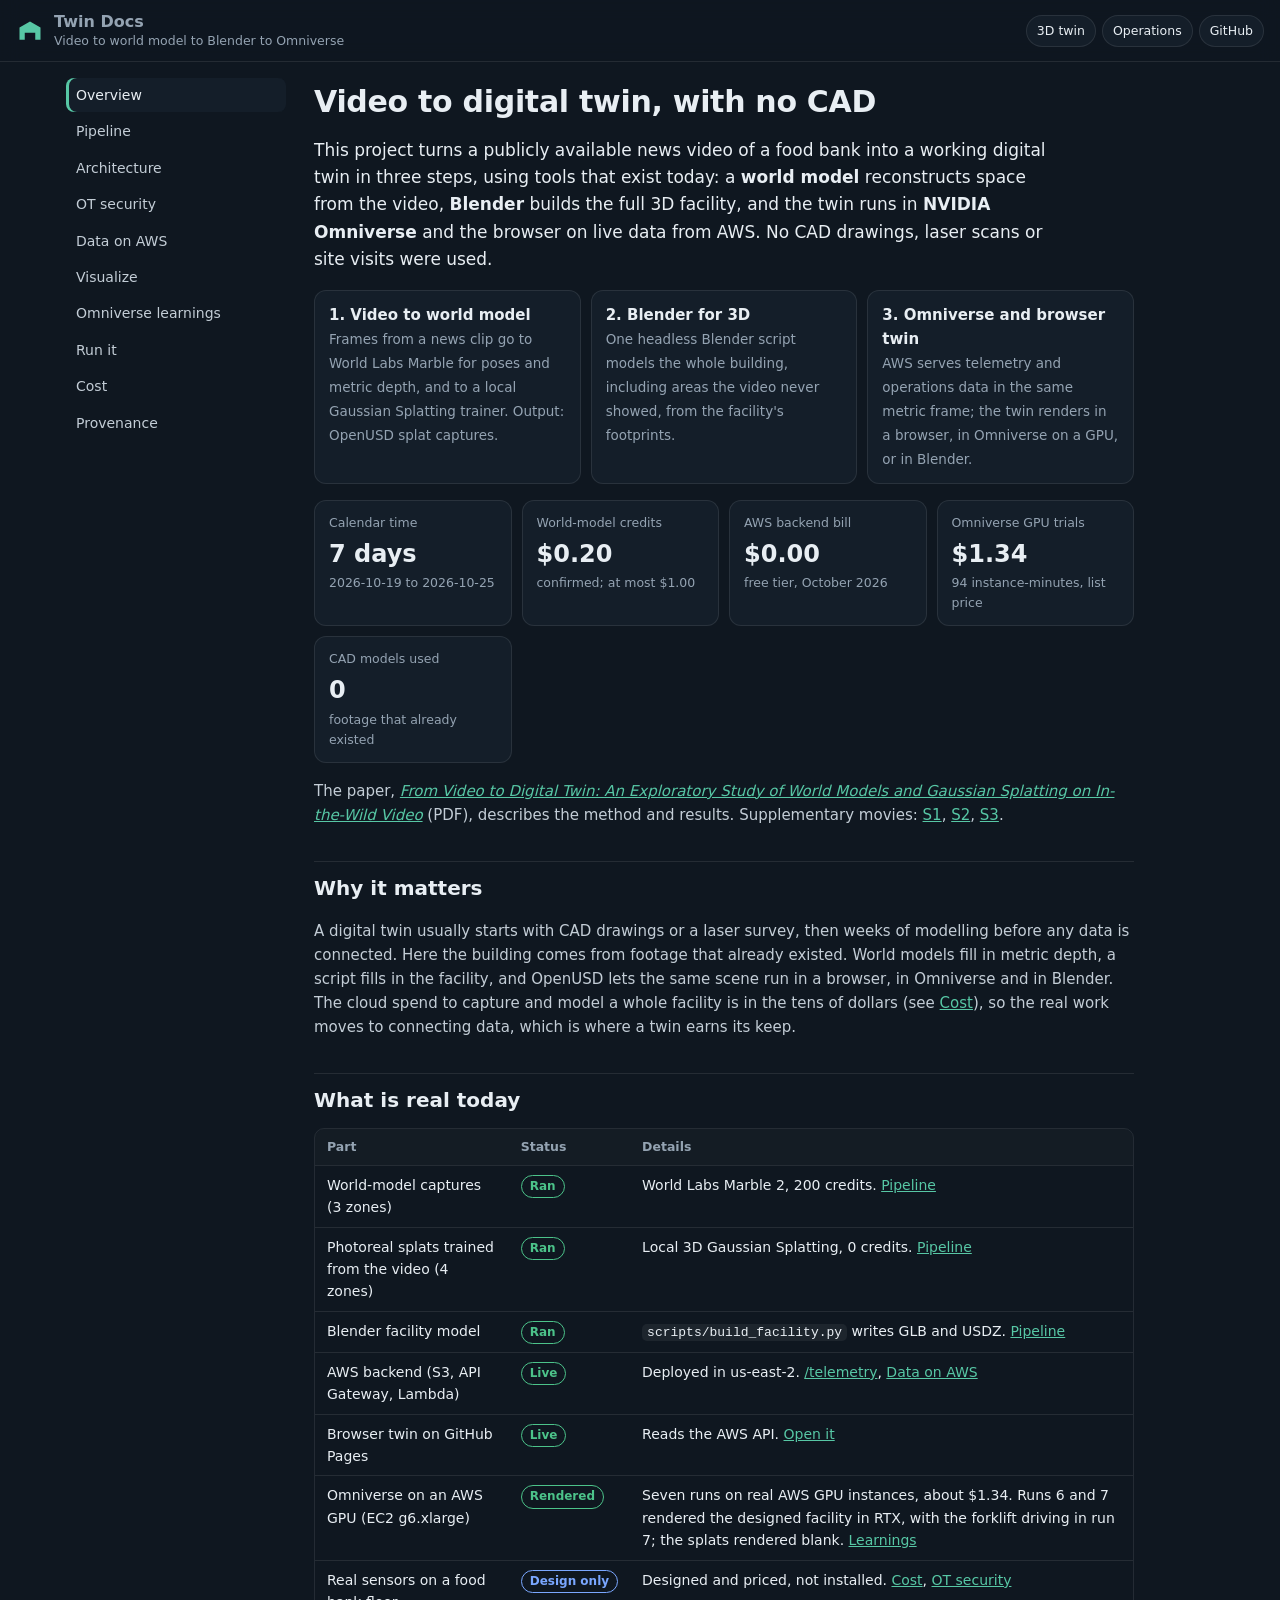
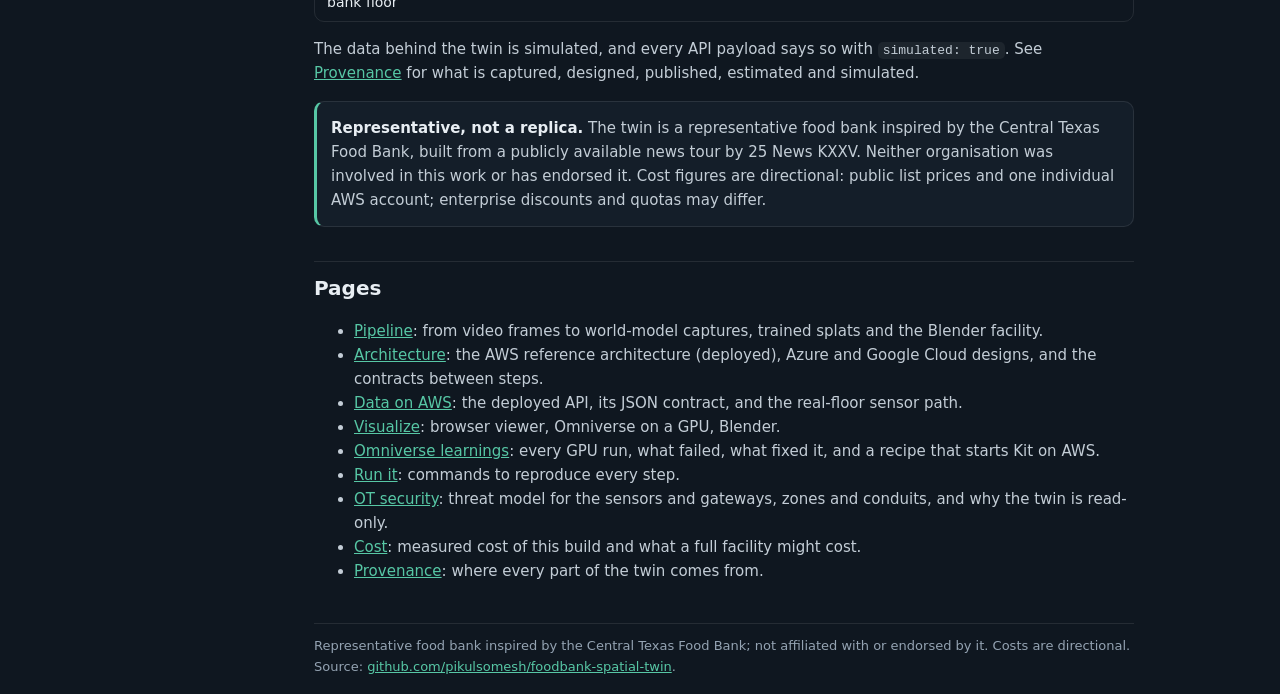
<file: public/wiki/index.html>
<!doctype html>
<html lang="en">
<head>
<meta charset="utf-8">
<meta name="viewport" content="width=device-width,initial-scale=1,viewport-fit=cover">
<title>Twin Docs</title>
<meta name="description" content="How a news video became a working food bank digital twin with world models, Blender, AWS and Omniverse, without CAD models.">
<meta name="theme-color" content="#0f1720">
<link rel="icon" href="data:image/svg+xml,%3Csvg xmlns='http://www.w3.org/2000/svg' viewBox='0 0 32 32'%3E%3Crect width='32' height='32' rx='7' fill='%230f1720'/%3E%3Cpath d='M6 24V13l10-6 10 6v11h-5v-7H11v7z' fill='%2357c7a5'/%3E%3C/svg%3E">
<link rel="stylesheet" href="wiki.css">
</head>
<body>
<!-- Generated page of the docs wiki; the engineering guides in docs/ hold the full detail. -->
<header class="top">
  <a class="brand" href="index.html"><i class="logo" aria-hidden="true"></i><span><b>Twin Docs</b><span>Video to world model to Blender to Omniverse</span></span></a>
  <div class="pills">
    <a class="pill" href="../">3D twin</a>
    <a class="pill" href="../operations.html">Operations</a>
    <a class="pill" href="https://github.com/pikulsomesh/foodbank-spatial-twin">GitHub</a>
  </div>
</header>
<div class="layout">
<nav class="side" aria-label="Docs"><ol><li><a href="index.html" aria-current="page">Overview</a></li><li><a href="pipeline.html">Pipeline</a></li><li><a href="architecture.html">Architecture</a></li><li><a href="security.html">OT security</a></li><li><a href="data.html">Data on AWS</a></li><li><a href="visualize.html">Visualize</a></li><li><a href="omniverse.html">Omniverse learnings</a></li><li><a href="run.html">Run it</a></li><li><a href="cost.html">Cost</a></li><li><a href="provenance.html">Provenance</a></li></ol></nav>
<article>
<h1>Video to digital twin, with no CAD</h1>
<p class="lede">This project turns a publicly available news video of a food bank into a working digital twin in three steps, using tools that exist today: a <strong>world model</strong> reconstructs space from the video, <strong>Blender</strong> builds the full 3D facility, and the twin runs in <strong>NVIDIA Omniverse</strong> and the browser on live data from AWS. No CAD drawings, laser scans or site visits were used.</p>
<div class="steps">
  <div class="step"><b>1. Video to world model</b><span>Frames from a news clip go to World Labs Marble for poses and metric depth, and to a local Gaussian Splatting trainer. Output: OpenUSD splat captures.</span></div>
  <div class="step"><b>2. Blender for 3D</b><span>One headless Blender script models the whole building, including areas the video never showed, from the facility's footprints.</span></div>
  <div class="step"><b>3. Omniverse and browser twin</b><span>AWS serves telemetry and operations data in the same metric frame; the twin renders in a browser, in Omniverse on a GPU, or in Blender.</span></div>
</div>
<div class="tiles">
  <div class="tile"><div class="label">Calendar time</div><div class="value">7 days</div><div class="meta">2026-10-19 to 2026-10-25</div></div>
  <div class="tile"><div class="label">World-model credits</div><div class="value">$0.20</div><div class="meta">confirmed; at most $1.00</div></div>
  <div class="tile"><div class="label">AWS backend bill</div><div class="value">$0.00</div><div class="meta">free tier, October 2026</div></div>
  <div class="tile"><div class="label">Omniverse GPU trials</div><div class="value">$1.34</div><div class="meta">94 instance-minutes, list price</div></div>
  <div class="tile"><div class="label">CAD models used</div><div class="value">0</div><div class="meta">footage that already existed</div></div>
</div>
<p>The paper, <a href="../paper/from-video-to-digital-twin.pdf"><em>From Video to Digital Twin: An Exploratory Study of World Models and Gaussian Splatting on In-the-Wild Video</em></a> (PDF), describes the method and results. Supplementary movies: <a href="../paper/movie_S1.mp4">S1</a>, <a href="../paper/movie_S2.mp4">S2</a>, <a href="../paper/movie_S3.mp4">S3</a>.</p>
<h2>Why it matters</h2>
<p>A digital twin usually starts with CAD drawings or a laser survey, then weeks of modelling before any data is connected. Here the building comes from footage that already existed. World models fill in metric depth, a script fills in the facility, and OpenUSD lets the same scene run in a browser, in Omniverse and in Blender. The cloud spend to capture and model a whole facility is in the tens of dollars (see <a href="cost.html">Cost</a>), so the real work moves to connecting data, which is where a twin earns its keep.</p>
<h2>What is real today</h2>
<div class="table-wrap"><table><thead><tr><th>Part</th><th>Status</th><th>Details</th></tr></thead><tbody><tr><td>World-model captures (3 zones)</td><td><span class="tag live">Ran</span></td><td>World Labs Marble 2, 200 credits. <a href='pipeline.html'>Pipeline</a></td></tr><tr><td>Photoreal splats trained from the video (4 zones)</td><td><span class="tag live">Ran</span></td><td>Local 3D Gaussian Splatting, 0 credits. <a href='pipeline.html#photoreal'>Pipeline</a></td></tr><tr><td>Blender facility model</td><td><span class="tag live">Ran</span></td><td><code>scripts/build_facility.py</code> writes GLB and USDZ. <a href='pipeline.html#blender'>Pipeline</a></td></tr><tr><td>AWS backend (S3, API Gateway, Lambda)</td><td><span class="tag live">Live</span></td><td>Deployed in us-east-2. <a href='https://f2ck9o1rx0.execute-api.us-east-2.amazonaws.com/telemetry'>/telemetry</a>, <a href='data.html'>Data on AWS</a></td></tr><tr><td>Browser twin on GitHub Pages</td><td><span class="tag live">Live</span></td><td>Reads the AWS API. <a href='../'>Open it</a></td></tr><tr><td>Omniverse on an AWS GPU (EC2 g6.xlarge)</td><td><span class="tag live">Rendered</span></td><td>Seven runs on real AWS GPU instances, about $1.34. Runs 6 and 7 rendered the designed facility in RTX, with the forklift driving in run 7; the splats rendered blank. <a href='omniverse.html'>Learnings</a></td></tr><tr><td>Real sensors on a food bank floor</td><td><span class="tag design">Design only</span></td><td>Designed and priced, not installed. <a href='cost.html'>Cost</a>, <a href='security.html'>OT security</a></td></tr></tbody></table></div>
<p>The data behind the twin is simulated, and every API payload says so with <code>simulated: true</code>. See <a href="provenance.html">Provenance</a> for what is captured, designed, published, estimated and simulated.</p>
<div class="note"><p><strong>Representative, not a replica.</strong> The twin is a representative food bank inspired by the Central Texas Food Bank, built from a publicly available news tour by 25 News KXXV. Neither organisation was involved in this work or has endorsed it. Cost figures are directional: public list prices and one individual AWS account; enterprise discounts and quotas may differ.</p></div>
<h2>Pages</h2>
<ul>
<li><a href="pipeline.html">Pipeline</a>: from video frames to world-model captures, trained splats and the Blender facility.</li>
<li><a href="architecture.html">Architecture</a>: the AWS reference architecture (deployed), Azure and Google Cloud designs, and the contracts between steps.</li>
<li><a href="data.html">Data on AWS</a>: the deployed API, its JSON contract, and the real-floor sensor path.</li>
<li><a href="visualize.html">Visualize</a>: browser viewer, Omniverse on a GPU, Blender.</li>
<li><a href="omniverse.html">Omniverse learnings</a>: every GPU run, what failed, what fixed it, and a recipe that starts Kit on AWS.</li>
<li><a href="run.html">Run it</a>: commands to reproduce every step.</li>
<li><a href="security.html">OT security</a>: threat model for the sensors and gateways, zones and conduits, and why the twin is read-only.</li>
<li><a href="cost.html">Cost</a>: measured cost of this build and what a full facility might cost.</li>
<li><a href="provenance.html">Provenance</a>: where every part of the twin comes from.</li>
</ul>
<footer class="page">Representative food bank inspired by the Central Texas Food Bank; not affiliated with or endorsed by it. Costs are directional. Source: <a href="https://github.com/pikulsomesh/foodbank-spatial-twin">github.com/pikulsomesh/foodbank-spatial-twin</a>.</footer>
</article>
</div>
</body>
</html>
</file>
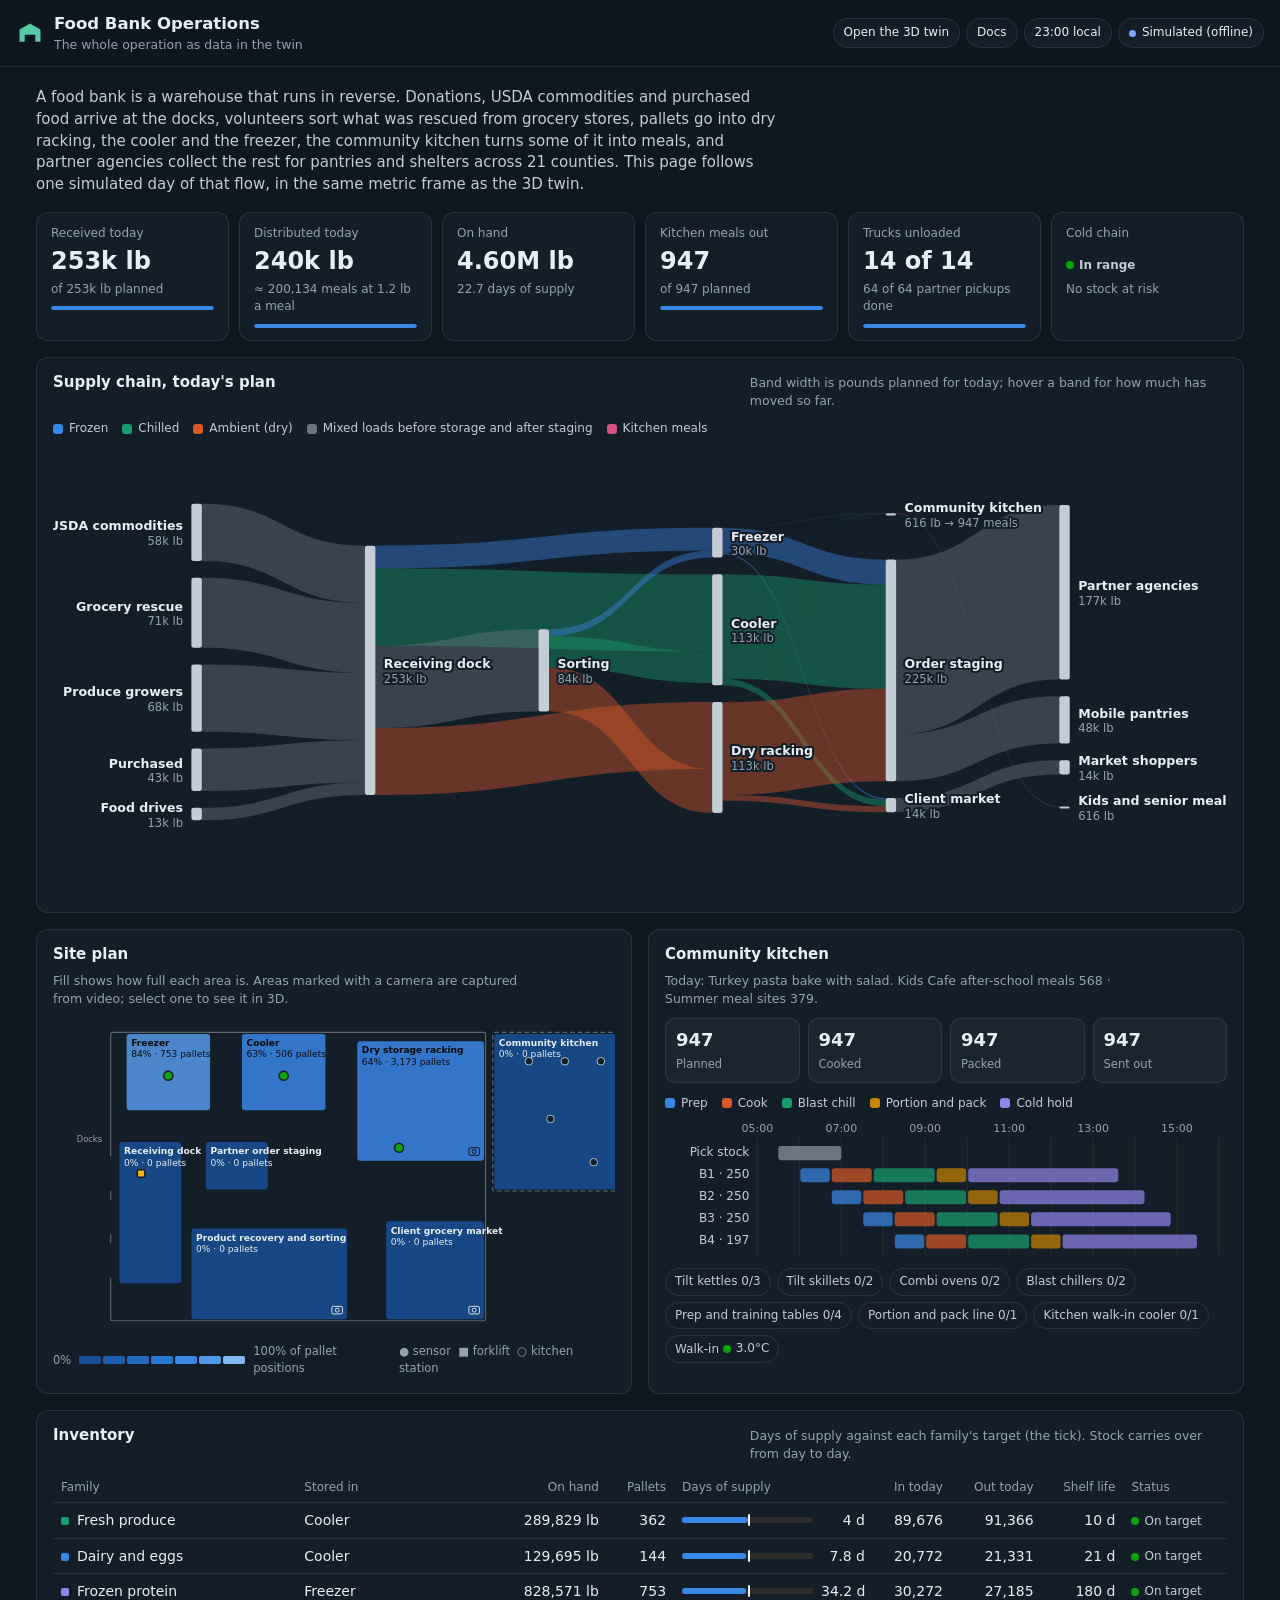
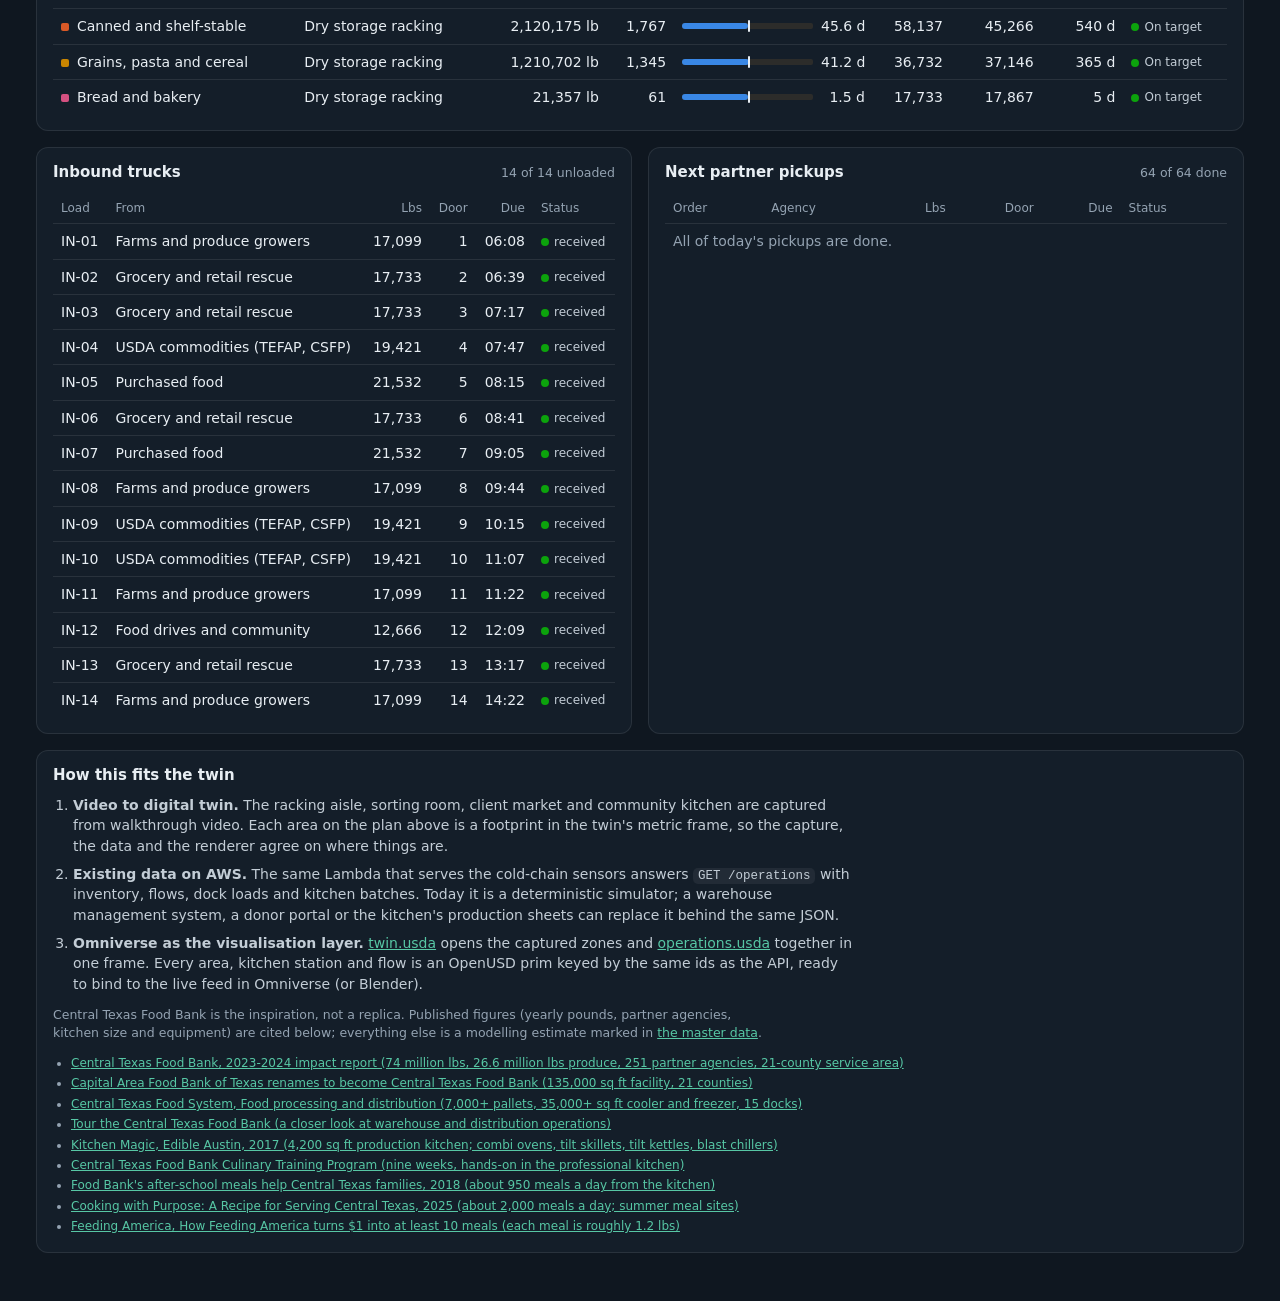
<file: public/operations.html>
<!doctype html>
<html lang="en">
<head>
<meta charset="utf-8">
<meta name="viewport" content="width=device-width,initial-scale=1,viewport-fit=cover">
<title>Food Bank Operations</title>
<meta name="description" content="How a food bank runs end to end, as data in its digital twin: donations and purchases in, sorting, cold chain storage, the community kitchen and partner distribution out.">
<meta name="theme-color" content="#0f1720">
<link rel="icon" href="data:image/svg+xml,%3Csvg xmlns='http://www.w3.org/2000/svg' viewBox='0 0 32 32'%3E%3Crect width='32' height='32' rx='7' fill='%230f1720'/%3E%3Cpath d='M6 24V13l10-6 10 6v11h-5v-7H11v7z' fill='%2357c7a5'/%3E%3C/svg%3E">
<link rel="stylesheet" href="css/operations.css">
</head>
<body>
<header class="top">
  <a class="brand" href="./">
    <span class="logo" aria-hidden="true"></span>
    <span>
      <span class="title">Food Bank Operations</span>
      <span class="sub">The whole operation as data in the twin</span>
    </span>
  </a>
  <div class="pills">
    <a class="pill link" href="./">Open the 3D twin</a>
    <a class="pill link" href="wiki/">Docs</a>
    <span id="clock" class="pill" title="Local time at the food bank">--:--</span>
    <span id="feed-pill" class="pill" title="Where the numbers come from"><i class="dot"></i><span>Connecting…</span></span>
  </div>
</header>

<main>
  <p class="lede">A food bank is a warehouse that runs in reverse. Donations, USDA commodities and purchased food arrive at the docks, volunteers sort what was rescued from grocery stores, pallets go into dry racking, the cooler and the freezer, the community kitchen turns some of it into meals, and partner agencies collect the rest for pantries and shelters across 21 counties. This page follows one simulated day of that flow, in the same metric frame as the 3D twin.</p>

  <section aria-labelledby="kpi-h">
    <h2 id="kpi-h" class="vh">Today at a glance</h2>
    <div id="kpis" class="kpis"></div>
  </section>

  <section class="card" aria-labelledby="flow-h">
    <div class="card-head">
      <h2 id="flow-h">Supply chain, today's plan</h2>
      <p class="hint">Band width is pounds planned for today; hover a band for how much has moved so far.</p>
    </div>
    <div class="legend" id="flow-legend"></div>
    <div class="scroll"><svg id="sankey" role="img" aria-label="Supply chain flow from sources through receiving, sorting and storage to partners and meals"></svg></div>
  </section>

  <div class="grid two">
    <section class="card" aria-labelledby="plan-h">
      <div class="card-head">
        <h2 id="plan-h">Site plan</h2>
        <p class="hint">Fill shows how full each area is. Areas marked with a camera are captured from video; select one to see it in 3D.</p>
      </div>
      <div class="scroll"><svg id="plan" role="img" aria-label="Top-down site plan with area utilisation"></svg></div>
      <div class="ramp" id="plan-ramp"></div>
    </section>

    <section class="card" aria-labelledby="kitchen-h">
      <div class="card-head">
        <h2 id="kitchen-h">Community kitchen</h2>
        <p class="hint" id="kitchen-sub"></p>
      </div>
      <div id="kitchen-stats" class="mini"></div>
      <div class="legend" id="gantt-legend"></div>
      <div class="scroll"><svg id="gantt" role="img" aria-label="Today's kitchen batches by stage"></svg></div>
      <div id="kitchen-eq" class="chips"></div>
    </section>
  </div>

  <section class="card" aria-labelledby="inv-h">
    <div class="card-head">
      <h2 id="inv-h">Inventory</h2>
      <p class="hint">Days of supply against each family's target (the tick). Stock carries over from day to day.</p>
    </div>
    <div class="scroll">
      <table class="table" id="inventory">
        <thead><tr><th>Family</th><th>Stored in</th><th class="n">On hand</th><th class="n">Pallets</th><th>Days of supply</th><th class="n">In today</th><th class="n">Out today</th><th class="n">Shelf life</th><th>Status</th></tr></thead>
        <tbody></tbody>
      </table>
    </div>
  </section>

  <div class="grid two">
    <section class="card" aria-labelledby="in-h">
      <div class="card-head"><h2 id="in-h">Inbound trucks</h2><p class="hint" id="in-sub"></p></div>
      <div class="scroll"><table class="table" id="inbound"><thead><tr><th>Load</th><th>From</th><th class="n">Lbs</th><th class="n">Door</th><th class="n">Due</th><th>Status</th></tr></thead><tbody></tbody></table></div>
    </section>
    <section class="card" aria-labelledby="out-h">
      <div class="card-head"><h2 id="out-h">Next partner pickups</h2><p class="hint" id="out-sub"></p></div>
      <div class="scroll"><table class="table" id="outbound"><thead><tr><th>Order</th><th>Agency</th><th class="n">Lbs</th><th class="n">Door</th><th class="n">Due</th><th>Status</th></tr></thead><tbody></tbody></table></div>
    </section>
  </div>

  <section class="card prose" aria-labelledby="how-h">
    <h2 id="how-h">How this fits the twin</h2>
    <ol>
      <li><b>Video to digital twin.</b> The racking aisle, sorting room, client market and community kitchen are captured from walkthrough video. Each area on the plan above is a footprint in the twin's metric frame, so the capture, the data and the renderer agree on where things are.</li>
      <li><b>Existing data on AWS.</b> The same Lambda that serves the cold-chain sensors answers <code>GET /operations</code> with inventory, flows, dock loads and kitchen batches. Today it is a deterministic simulator; a warehouse management system, a donor portal or the kitchen's production sheets can replace it behind the same JSON.</li>
      <li><b>Omniverse as the visualisation layer.</b> <a href="twin.usda" download>twin.usda</a> opens the captured zones and <a href="operations.usda" download>operations.usda</a> together in one frame. Every area, kitchen station and flow is an OpenUSD prim keyed by the same ids as the API, ready to bind to the live feed in Omniverse (or Blender).</li>
    </ol>
    <p class="fine">Central Texas Food Bank is the inspiration, not a replica. Published figures (yearly pounds, partner agencies, kitchen size and equipment) are cited below; everything else is a modelling estimate marked in <a href="ops/operations.json">the master data</a>.</p>
    <ul id="refs" class="refs"></ul>
  </section>
</main>
<div id="tip" class="tip" role="tooltip" hidden></div>
<script type="module" src="js/operations-page.js"></script>
</body>
</html>
</file>
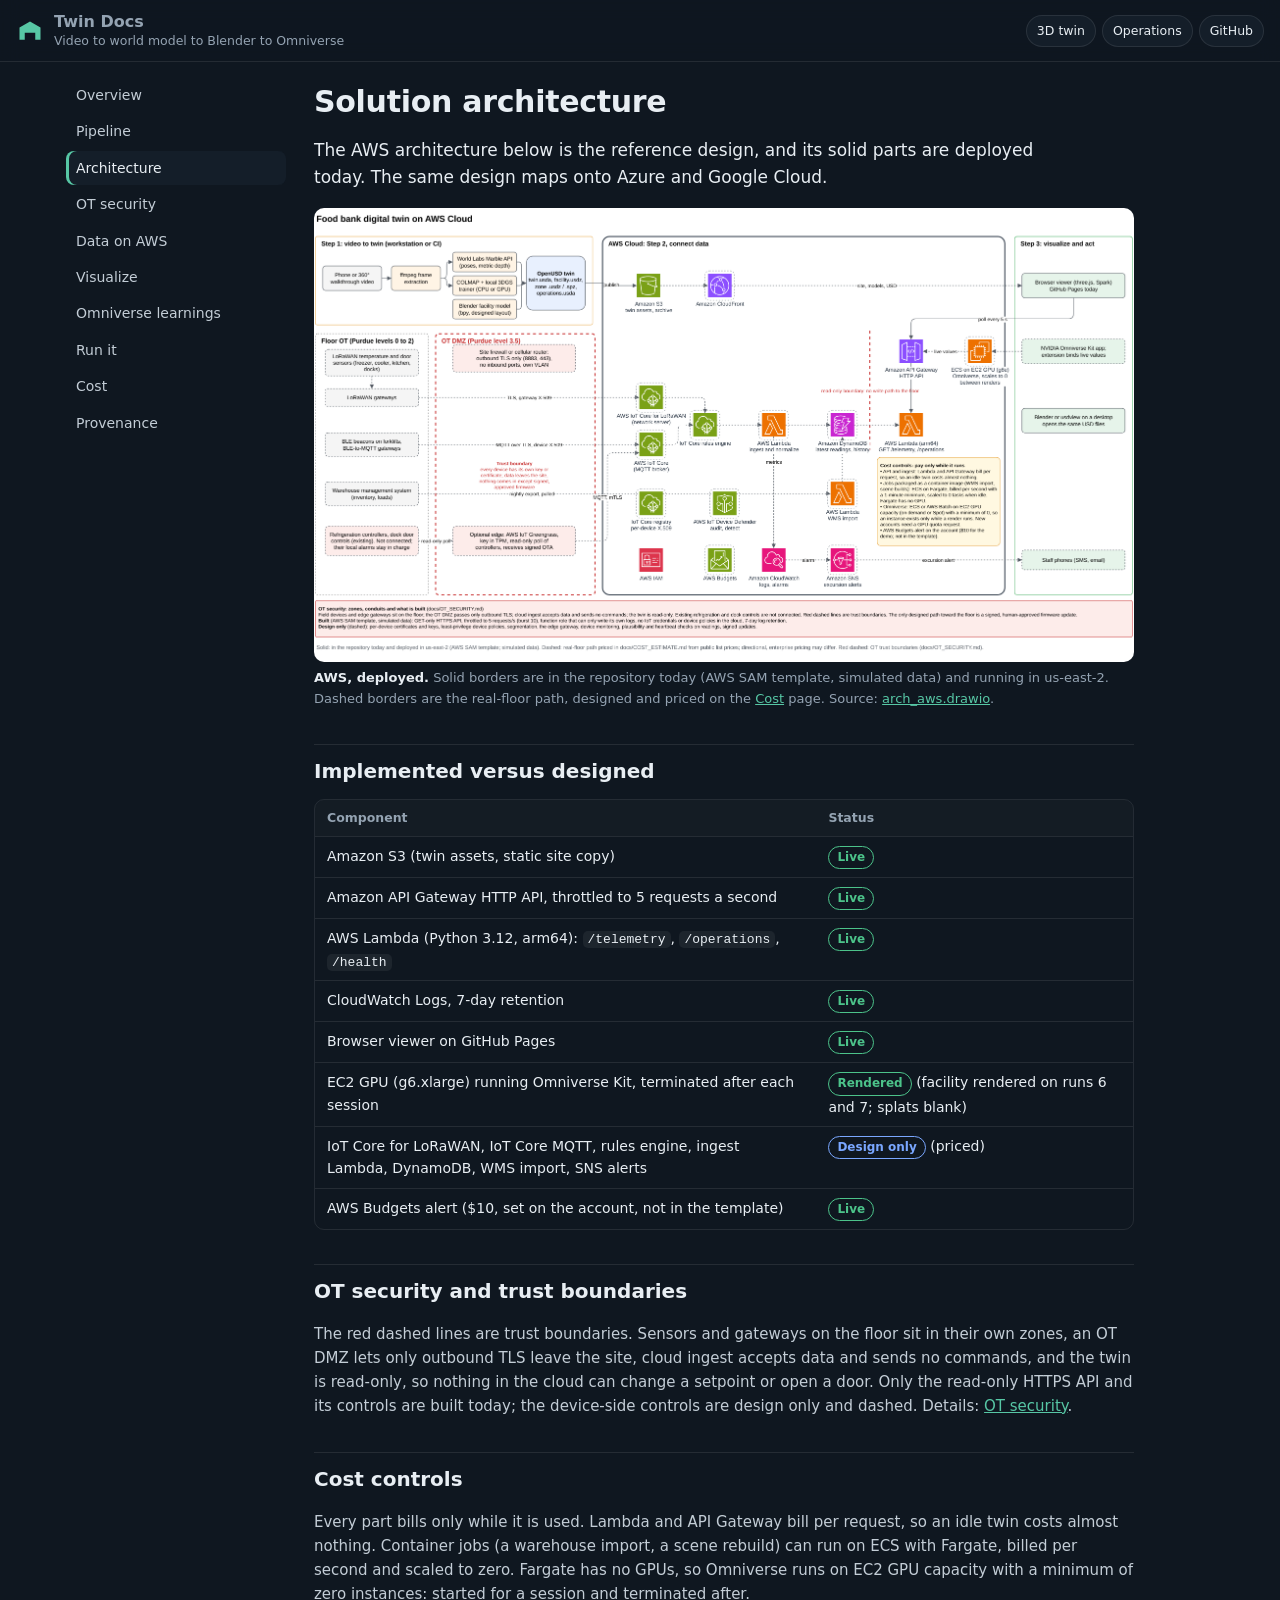
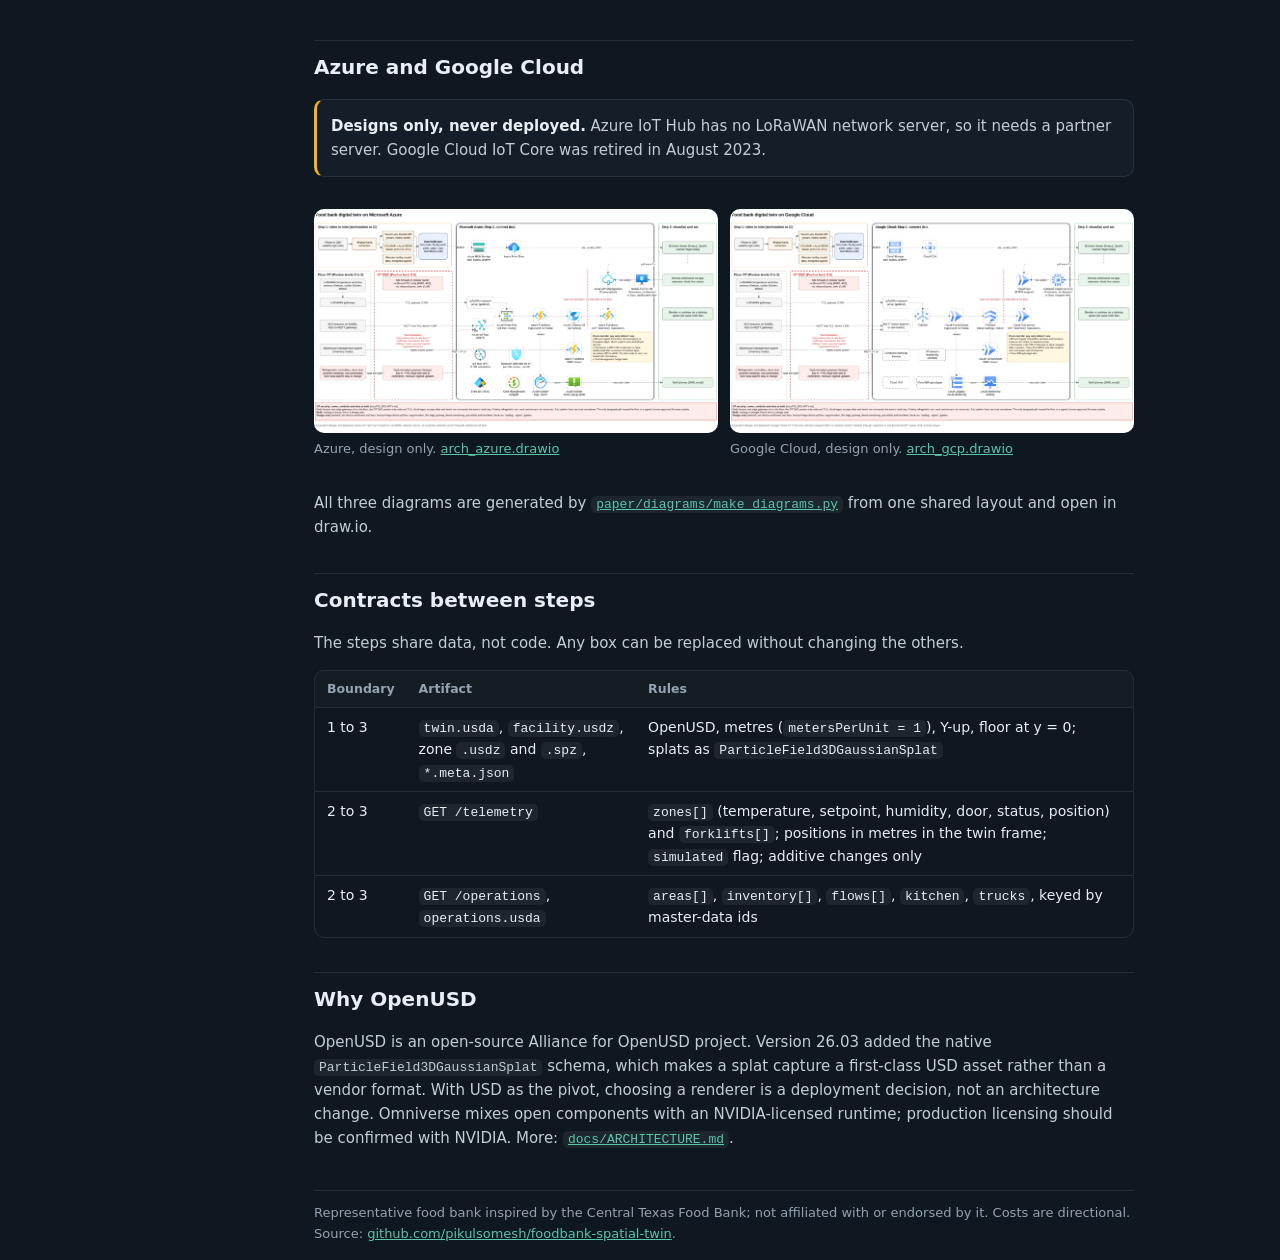
<file: public/wiki/architecture.html>
<!doctype html>
<html lang="en">
<head>
<meta charset="utf-8">
<meta name="viewport" content="width=device-width,initial-scale=1,viewport-fit=cover">
<title>Twin Architecture</title>
<meta name="description" content="The deployed AWS architecture of the food bank twin, with Azure and Google Cloud designs.">
<meta name="theme-color" content="#0f1720">
<link rel="icon" href="data:image/svg+xml,%3Csvg xmlns='http://www.w3.org/2000/svg' viewBox='0 0 32 32'%3E%3Crect width='32' height='32' rx='7' fill='%230f1720'/%3E%3Cpath d='M6 24V13l10-6 10 6v11h-5v-7H11v7z' fill='%2357c7a5'/%3E%3C/svg%3E">
<link rel="stylesheet" href="wiki.css">
</head>
<body>
<!-- Generated page of the docs wiki; the engineering guides in docs/ hold the full detail. -->
<header class="top">
  <a class="brand" href="index.html"><i class="logo" aria-hidden="true"></i><span><b>Twin Docs</b><span>Video to world model to Blender to Omniverse</span></span></a>
  <div class="pills">
    <a class="pill" href="../">3D twin</a>
    <a class="pill" href="../operations.html">Operations</a>
    <a class="pill" href="https://github.com/pikulsomesh/foodbank-spatial-twin">GitHub</a>
  </div>
</header>
<div class="layout">
<nav class="side" aria-label="Docs"><ol><li><a href="index.html">Overview</a></li><li><a href="pipeline.html">Pipeline</a></li><li><a href="architecture.html" aria-current="page">Architecture</a></li><li><a href="security.html">OT security</a></li><li><a href="data.html">Data on AWS</a></li><li><a href="visualize.html">Visualize</a></li><li><a href="omniverse.html">Omniverse learnings</a></li><li><a href="run.html">Run it</a></li><li><a href="cost.html">Cost</a></li><li><a href="provenance.html">Provenance</a></li></ol></nav>
<article>
<h1>Solution architecture</h1>
<p class="lede">The AWS architecture below is the reference design, and its solid parts are deployed today. The same design maps onto Azure and Google Cloud.</p>
<figure><img src="img/arch_aws.png" alt="Food bank digital twin on AWS: step 1 video to twin, step 2 connect data on AWS, step 3 visualize and act" loading="lazy"><figcaption><strong>AWS, deployed.</strong> Solid borders are in the repository today (AWS SAM template, simulated data) and running in us-east-2. Dashed borders are the real-floor path, designed and priced on the <a href="cost.html">Cost</a> page. Source: <a href="https://github.com/pikulsomesh/foodbank-spatial-twin/blob/main/paper/diagrams/arch_aws.drawio">arch_aws.drawio</a>.</figcaption></figure>
<h2>Implemented versus designed</h2>
<div class="table-wrap"><table><thead><tr><th>Component</th><th>Status</th></tr></thead><tbody><tr><td>Amazon S3 (twin assets, static site copy)</td><td><span class="tag live">Live</span></td></tr><tr><td>Amazon API Gateway HTTP API, throttled to 5 requests a second</td><td><span class="tag live">Live</span></td></tr><tr><td>AWS Lambda (Python 3.12, arm64): <code>/telemetry</code>, <code>/operations</code>, <code>/health</code></td><td><span class="tag live">Live</span></td></tr><tr><td>CloudWatch Logs, 7-day retention</td><td><span class="tag live">Live</span></td></tr><tr><td>Browser viewer on GitHub Pages</td><td><span class="tag live">Live</span></td></tr><tr><td>EC2 GPU (g6.xlarge) running Omniverse Kit, terminated after each session</td><td><span class="tag live">Rendered</span> (facility rendered on runs 6 and 7; splats blank)</td></tr><tr><td>IoT Core for LoRaWAN, IoT Core MQTT, rules engine, ingest Lambda, DynamoDB, WMS import, SNS alerts</td><td><span class="tag design">Design only</span> (priced)</td></tr><tr><td>AWS Budgets alert ($10, set on the account, not in the template)</td><td><span class="tag live">Live</span></td></tr></tbody></table></div>
<h2>OT security and trust boundaries</h2>
<p>The red dashed lines are trust boundaries. Sensors and gateways on the floor sit in their own zones, an OT DMZ lets only outbound TLS leave the site, cloud ingest accepts data and sends no commands, and the twin is read-only, so nothing in the cloud can change a setpoint or open a door. Only the read-only HTTPS API and its controls are built today; the device-side controls are design only and dashed. Details: <a href="security.html">OT security</a>.</p>
<h2>Cost controls</h2>
<p>Every part bills only while it is used. Lambda and API Gateway bill per request, so an idle twin costs almost nothing. Container jobs (a warehouse import, a scene rebuild) can run on ECS with Fargate, billed per second and scaled to zero. Fargate has no GPUs, so Omniverse runs on EC2 GPU capacity with a minimum of zero instances: started for a session and terminated after.</p>
<h2>Azure and Google Cloud</h2>
<div class="note warn"><p><strong>Designs only, never deployed.</strong> Azure IoT Hub has no LoRaWAN network server, so it needs a partner server. Google Cloud IoT Core was retired in August 2023.</p></div>
<div class="two">
<figure><img src="img/arch_azure.png" alt="Azure design of the same twin" loading="lazy"><figcaption>Azure, design only. <a href="https://github.com/pikulsomesh/foodbank-spatial-twin/blob/main/paper/diagrams/arch_azure.drawio">arch_azure.drawio</a></figcaption></figure>
<figure><img src="img/arch_gcp.png" alt="Google Cloud design of the same twin" loading="lazy"><figcaption>Google Cloud, design only. <a href="https://github.com/pikulsomesh/foodbank-spatial-twin/blob/main/paper/diagrams/arch_gcp.drawio">arch_gcp.drawio</a></figcaption></figure>
</div>
<p>All three diagrams are generated by <a href="https://github.com/pikulsomesh/foodbank-spatial-twin/blob/main/paper/diagrams/make_diagrams.py"><code>paper/diagrams/make_diagrams.py</code></a> from one shared layout and open in draw.io.</p>
<h2>Contracts between steps</h2>
<p>The steps share data, not code. Any box can be replaced without changing the others.</p>
<div class="table-wrap"><table><thead><tr><th>Boundary</th><th>Artifact</th><th>Rules</th></tr></thead><tbody><tr><td>1 to 3</td><td><code>twin.usda</code>, <code>facility.usdz</code>, zone <code>.usdz</code> and <code>.spz</code>, <code>*.meta.json</code></td><td>OpenUSD, metres (<code>metersPerUnit = 1</code>), Y-up, floor at y = 0; splats as <code>ParticleField3DGaussianSplat</code></td></tr><tr><td>2 to 3</td><td><code>GET /telemetry</code></td><td><code>zones[]</code> (temperature, setpoint, humidity, door, status, position) and <code>forklifts[]</code>; positions in metres in the twin frame; <code>simulated</code> flag; additive changes only</td></tr><tr><td>2 to 3</td><td><code>GET /operations</code>, <code>operations.usda</code></td><td><code>areas[]</code>, <code>inventory[]</code>, <code>flows[]</code>, <code>kitchen</code>, <code>trucks</code>, keyed by master-data ids</td></tr></tbody></table></div>
<h2>Why OpenUSD</h2>
<p>OpenUSD is an open-source Alliance for OpenUSD project. Version 26.03 added the native <code>ParticleField3DGaussianSplat</code> schema, which makes a splat capture a first-class USD asset rather than a vendor format. With USD as the pivot, choosing a renderer is a deployment decision, not an architecture change. Omniverse mixes open components with an NVIDIA-licensed runtime; production licensing should be confirmed with NVIDIA. More: <a href="https://github.com/pikulsomesh/foodbank-spatial-twin/blob/main/docs/ARCHITECTURE.md"><code>docs/ARCHITECTURE.md</code></a>.</p>
<footer class="page">Representative food bank inspired by the Central Texas Food Bank; not affiliated with or endorsed by it. Costs are directional. Source: <a href="https://github.com/pikulsomesh/foodbank-spatial-twin">github.com/pikulsomesh/foodbank-spatial-twin</a>.</footer>
</article>
</div>
</body>
</html>
</file>
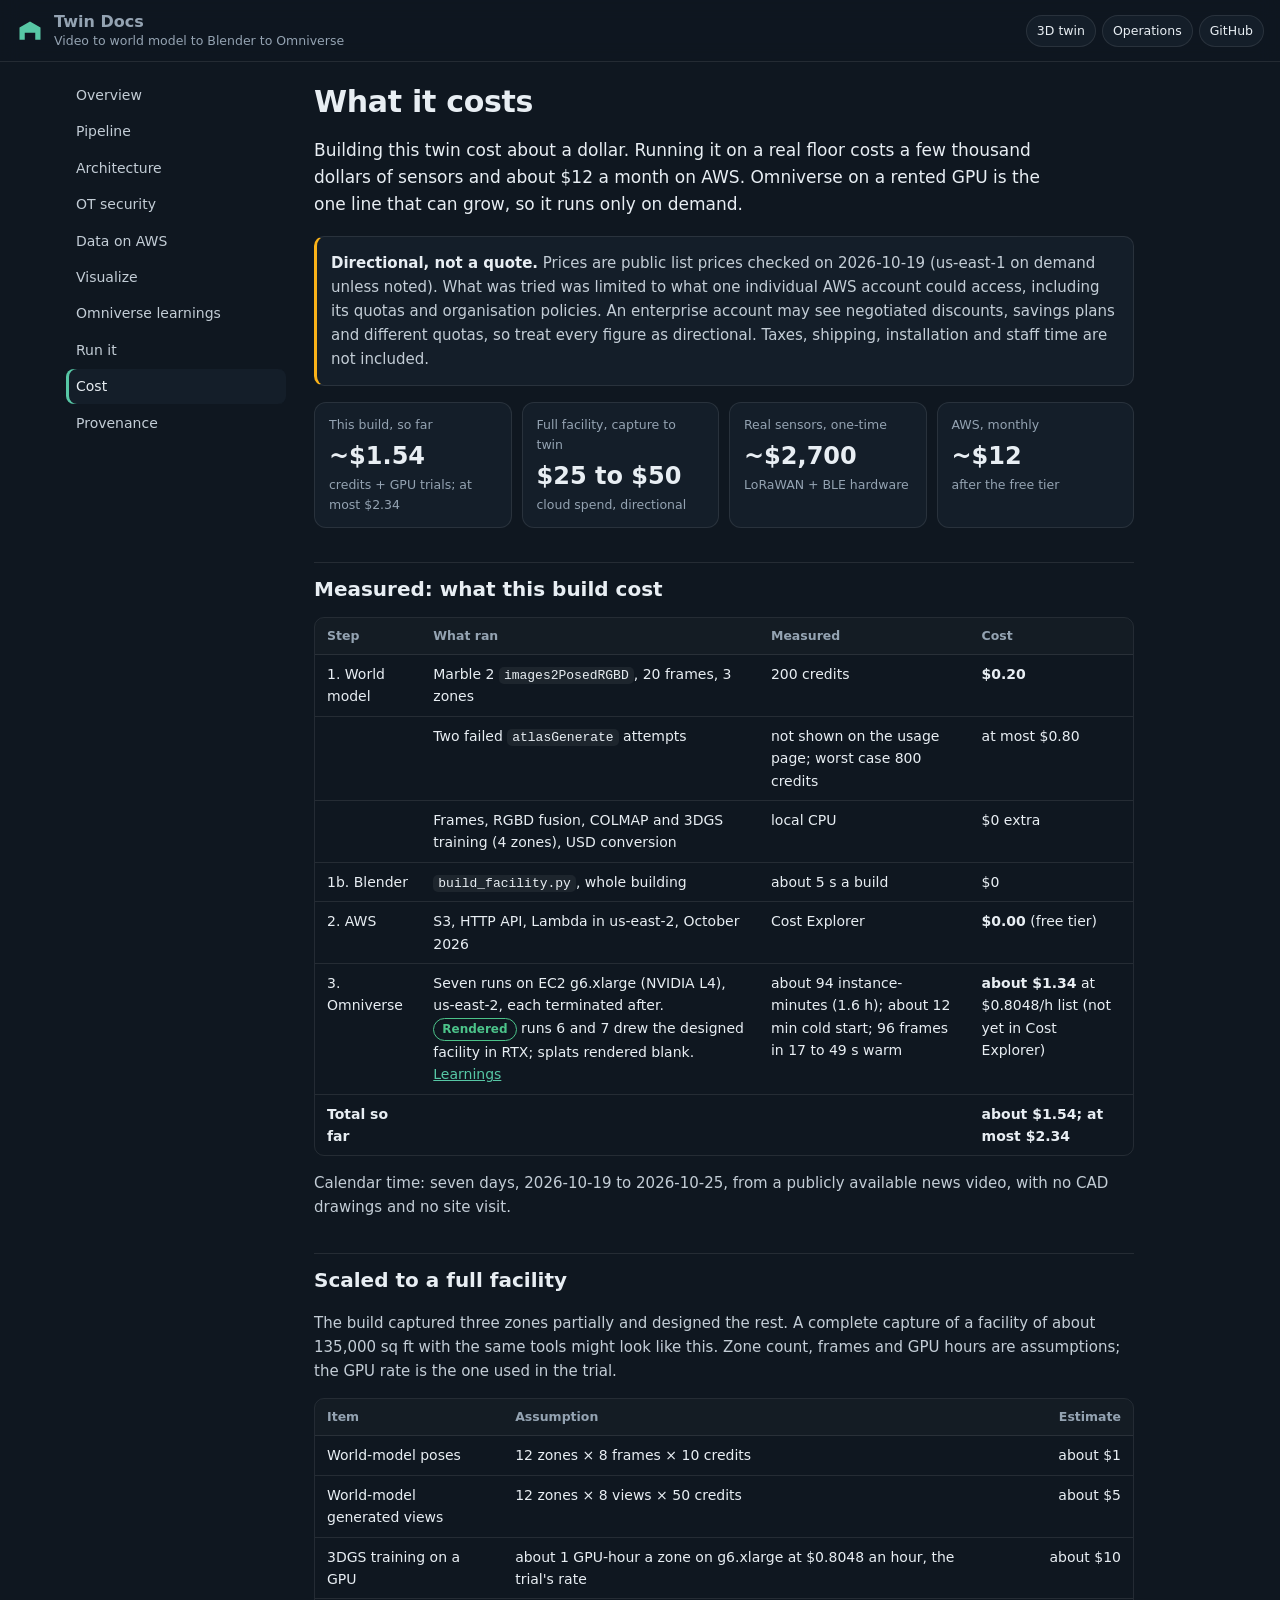
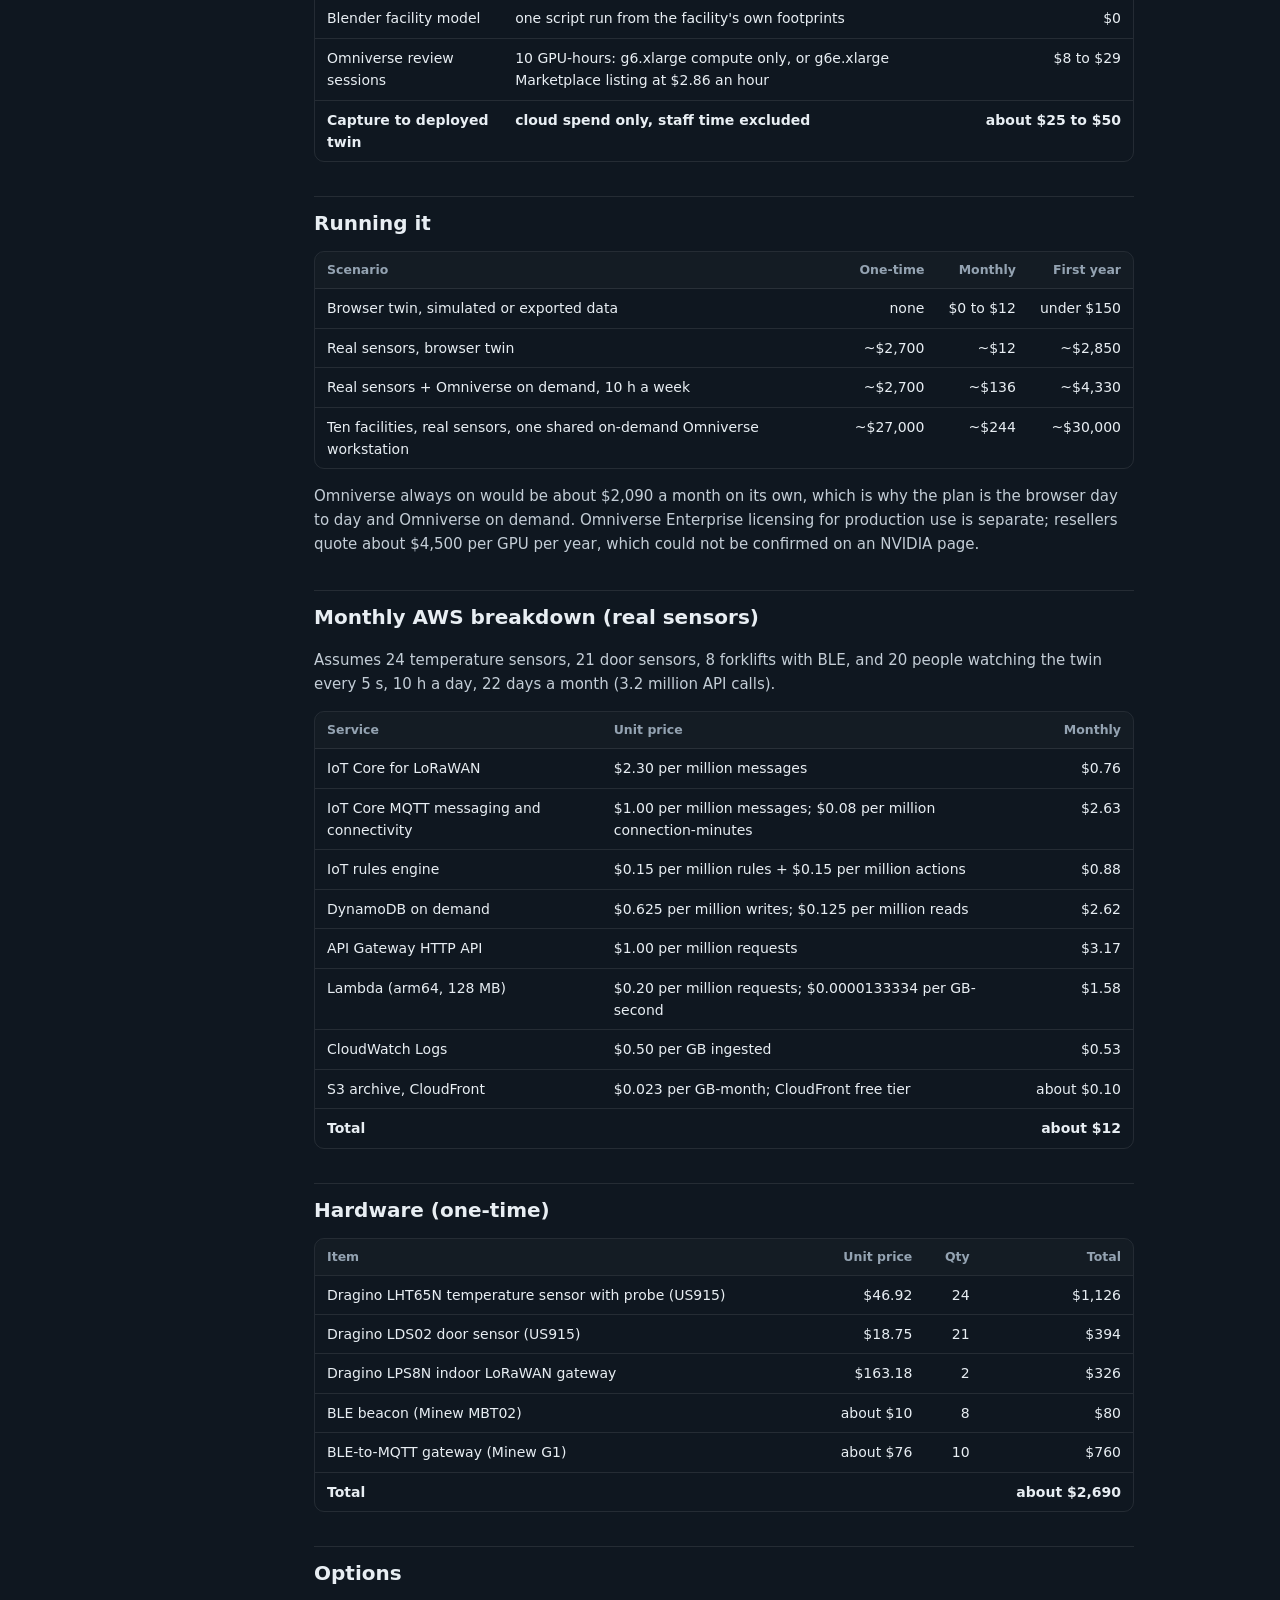
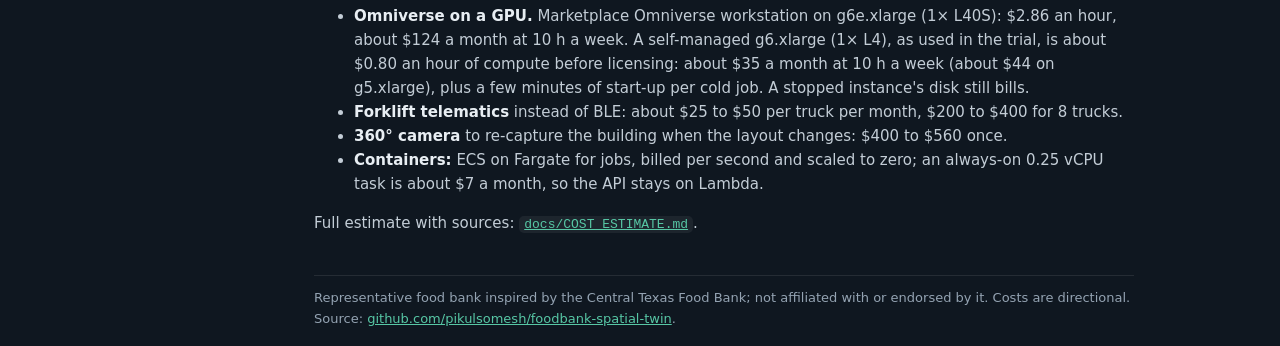
<file: public/wiki/cost.html>
<!doctype html>
<html lang="en">
<head>
<meta charset="utf-8">
<meta name="viewport" content="width=device-width,initial-scale=1,viewport-fit=cover">
<title>Twin Cost</title>
<meta name="description" content="Measured cost of building the twin and directional cost of running it on a full facility.">
<meta name="theme-color" content="#0f1720">
<link rel="icon" href="data:image/svg+xml,%3Csvg xmlns='http://www.w3.org/2000/svg' viewBox='0 0 32 32'%3E%3Crect width='32' height='32' rx='7' fill='%230f1720'/%3E%3Cpath d='M6 24V13l10-6 10 6v11h-5v-7H11v7z' fill='%2357c7a5'/%3E%3C/svg%3E">
<link rel="stylesheet" href="wiki.css">
</head>
<body>
<!-- Generated page of the docs wiki; the engineering guides in docs/ hold the full detail. -->
<header class="top">
  <a class="brand" href="index.html"><i class="logo" aria-hidden="true"></i><span><b>Twin Docs</b><span>Video to world model to Blender to Omniverse</span></span></a>
  <div class="pills">
    <a class="pill" href="../">3D twin</a>
    <a class="pill" href="../operations.html">Operations</a>
    <a class="pill" href="https://github.com/pikulsomesh/foodbank-spatial-twin">GitHub</a>
  </div>
</header>
<div class="layout">
<nav class="side" aria-label="Docs"><ol><li><a href="index.html">Overview</a></li><li><a href="pipeline.html">Pipeline</a></li><li><a href="architecture.html">Architecture</a></li><li><a href="security.html">OT security</a></li><li><a href="data.html">Data on AWS</a></li><li><a href="visualize.html">Visualize</a></li><li><a href="omniverse.html">Omniverse learnings</a></li><li><a href="run.html">Run it</a></li><li><a href="cost.html" aria-current="page">Cost</a></li><li><a href="provenance.html">Provenance</a></li></ol></nav>
<article>
<h1>What it costs</h1>
<p class="lede">Building this twin cost about a dollar. Running it on a real floor costs a few thousand dollars of sensors and about $12 a month on AWS. Omniverse on a rented GPU is the one line that can grow, so it runs only on demand.</p>
<div class="note warn"><p><strong>Directional, not a quote.</strong> Prices are public list prices checked on 2026-10-19 (us-east-1 on demand unless noted). What was tried was limited to what one individual AWS account could access, including its quotas and organisation policies. An enterprise account may see negotiated discounts, savings plans and different quotas, so treat every figure as directional. Taxes, shipping, installation and staff time are not included.</p></div>
<div class="tiles">
  <div class="tile"><div class="label">This build, so far</div><div class="value">~$1.54</div><div class="meta">credits + GPU trials; at most $2.34</div></div>
  <div class="tile"><div class="label">Full facility, capture to twin</div><div class="value">$25 to $50</div><div class="meta">cloud spend, directional</div></div>
  <div class="tile"><div class="label">Real sensors, one-time</div><div class="value">~$2,700</div><div class="meta">LoRaWAN + BLE hardware</div></div>
  <div class="tile"><div class="label">AWS, monthly</div><div class="value">~$12</div><div class="meta">after the free tier</div></div>
</div>

<h2 id="measured">Measured: what this build cost</h2>
<div class="table-wrap"><table><thead><tr><th>Step</th><th>What ran</th><th>Measured</th><th>Cost</th></tr></thead><tbody><tr><td>1. World model</td><td>Marble 2 <code>images2PosedRGBD</code>, 20 frames, 3 zones</td><td>200 credits</td><td><strong>$0.20</strong></td></tr><tr><td></td><td>Two failed <code>atlasGenerate</code> attempts</td><td>not shown on the usage page; worst case 800 credits</td><td>at most $0.80</td></tr><tr><td></td><td>Frames, RGBD fusion, COLMAP and 3DGS training (4 zones), USD conversion</td><td>local CPU</td><td>$0 extra</td></tr><tr><td>1b. Blender</td><td><code>build_facility.py</code>, whole building</td><td>about 5 s a build</td><td>$0</td></tr><tr><td>2. AWS</td><td>S3, HTTP API, Lambda in us-east-2, October 2026</td><td>Cost Explorer</td><td><strong>$0.00</strong> (free tier)</td></tr><tr><td>3. Omniverse</td><td>Seven runs on EC2 g6.xlarge (NVIDIA L4), us-east-2, each terminated after. <span class="tag live">Rendered</span> runs 6 and 7 drew the designed facility in RTX; splats rendered blank. <a href="omniverse.html">Learnings</a></td><td>about 94 instance-minutes (1.6 h); about 12 min cold start; 96 frames in 17 to 49 s warm</td><td><strong>about $1.34</strong> at $0.8048/h list (not yet in Cost Explorer)</td></tr><tr class="total"><td>Total so far</td><td></td><td></td><td>about $1.54; at most $2.34</td></tr></tbody></table></div>
<p>Calendar time: seven days, 2026-10-19 to 2026-10-25, from a publicly available news video, with no CAD drawings and no site visit.</p>

<h2 id="scaled">Scaled to a full facility</h2>
<p>The build captured three zones partially and designed the rest. A complete capture of a facility of about 135,000 sq ft with the same tools might look like this. Zone count, frames and GPU hours are assumptions; the GPU rate is the one used in the trial.</p>
<div class="table-wrap"><table><thead><tr><th>Item</th><th>Assumption</th><th class=num>Estimate</th></tr></thead><tbody><tr><td>World-model poses</td><td>12 zones × 8 frames × 10 credits</td><td class=num>about $1</td></tr><tr><td>World-model generated views</td><td>12 zones × 8 views × 50 credits</td><td class=num>about $5</td></tr><tr><td>3DGS training on a GPU</td><td>about 1 GPU-hour a zone on g6.xlarge at $0.8048 an hour, the trial's rate</td><td class=num>about $10</td></tr><tr><td>Blender facility model</td><td>one script run from the facility's own footprints</td><td class=num>$0</td></tr><tr><td>Omniverse review sessions</td><td>10 GPU-hours: g6.xlarge compute only, or g6e.xlarge Marketplace listing at $2.86 an hour</td><td class=num>$8 to $29</td></tr><tr class="total"><td>Capture to deployed twin</td><td>cloud spend only, staff time excluded</td><td class=num>about $25 to $50</td></tr></tbody></table></div>

<h2 id="running">Running it</h2>
<div class="table-wrap"><table><thead><tr><th>Scenario</th><th class=num>One-time</th><th class=num>Monthly</th><th class=num>First year</th></tr></thead><tbody><tr><td>Browser twin, simulated or exported data</td><td class=num>none</td><td class=num>$0 to $12</td><td class=num>under $150</td></tr><tr><td>Real sensors, browser twin</td><td class=num>~$2,700</td><td class=num>~$12</td><td class=num>~$2,850</td></tr><tr><td>Real sensors + Omniverse on demand, 10 h a week</td><td class=num>~$2,700</td><td class=num>~$136</td><td class=num>~$4,330</td></tr><tr><td>Ten facilities, real sensors, one shared on-demand Omniverse workstation</td><td class=num>~$27,000</td><td class=num>~$244</td><td class=num>~$30,000</td></tr></tbody></table></div>
<p>Omniverse always on would be about $2,090 a month on its own, which is why the plan is the browser day to day and Omniverse on demand. Omniverse Enterprise licensing for production use is separate; resellers quote about $4,500 per GPU per year, which could not be confirmed on an NVIDIA page.</p>

<h2 id="aws">Monthly AWS breakdown (real sensors)</h2>
<p>Assumes 24 temperature sensors, 21 door sensors, 8 forklifts with BLE, and 20 people watching the twin every 5 s, 10 h a day, 22 days a month (3.2 million API calls).</p>
<div class="table-wrap"><table><thead><tr><th>Service</th><th>Unit price</th><th class=num>Monthly</th></tr></thead><tbody><tr><td>IoT Core for LoRaWAN</td><td>$2.30 per million messages</td><td class=num>$0.76</td></tr><tr><td>IoT Core MQTT messaging and connectivity</td><td>$1.00 per million messages; $0.08 per million connection-minutes</td><td class=num>$2.63</td></tr><tr><td>IoT rules engine</td><td>$0.15 per million rules + $0.15 per million actions</td><td class=num>$0.88</td></tr><tr><td>DynamoDB on demand</td><td>$0.625 per million writes; $0.125 per million reads</td><td class=num>$2.62</td></tr><tr><td>API Gateway HTTP API</td><td>$1.00 per million requests</td><td class=num>$3.17</td></tr><tr><td>Lambda (arm64, 128 MB)</td><td>$0.20 per million requests; $0.0000133334 per GB-second</td><td class=num>$1.58</td></tr><tr><td>CloudWatch Logs</td><td>$0.50 per GB ingested</td><td class=num>$0.53</td></tr><tr><td>S3 archive, CloudFront</td><td>$0.023 per GB-month; CloudFront free tier</td><td class=num>about $0.10</td></tr><tr class="total"><td>Total</td><td></td><td class=num>about $12</td></tr></tbody></table></div>

<h2 id="hardware">Hardware (one-time)</h2>
<div class="table-wrap"><table><thead><tr><th>Item</th><th class=num>Unit price</th><th class=num>Qty</th><th class=num>Total</th></tr></thead><tbody><tr><td>Dragino LHT65N temperature sensor with probe (US915)</td><td class=num>$46.92</td><td class=num>24</td><td class=num>$1,126</td></tr><tr><td>Dragino LDS02 door sensor (US915)</td><td class=num>$18.75</td><td class=num>21</td><td class=num>$394</td></tr><tr><td>Dragino LPS8N indoor LoRaWAN gateway</td><td class=num>$163.18</td><td class=num>2</td><td class=num>$326</td></tr><tr><td>BLE beacon (Minew MBT02)</td><td class=num>about $10</td><td class=num>8</td><td class=num>$80</td></tr><tr><td>BLE-to-MQTT gateway (Minew G1)</td><td class=num>about $76</td><td class=num>10</td><td class=num>$760</td></tr><tr class="total"><td>Total</td><td class=num></td><td class=num></td><td class=num>about $2,690</td></tr></tbody></table></div>

<h2 id="options">Options</h2>
<ul>
<li><strong>Omniverse on a GPU.</strong> Marketplace Omniverse workstation on g6e.xlarge (1× L40S): $2.86 an hour, about $124 a month at 10 h a week. A self-managed g6.xlarge (1× L4), as used in the trial, is about $0.80 an hour of compute before licensing: about $35 a month at 10 h a week (about $44 on g5.xlarge), plus a few minutes of start-up per cold job. A stopped instance's disk still bills.</li>
<li><strong>Forklift telematics</strong> instead of BLE: about $25 to $50 per truck per month, $200 to $400 for 8 trucks.</li>
<li><strong>360° camera</strong> to re-capture the building when the layout changes: $400 to $560 once.</li>
<li><strong>Containers:</strong> ECS on Fargate for jobs, billed per second and scaled to zero; an always-on 0.25 vCPU task is about $7 a month, so the API stays on Lambda.</li>
</ul>
<p>Full estimate with sources: <a href="https://github.com/pikulsomesh/foodbank-spatial-twin/blob/main/docs/COST_ESTIMATE.md"><code>docs/COST_ESTIMATE.md</code></a>.</p>
<footer class="page">Representative food bank inspired by the Central Texas Food Bank; not affiliated with or endorsed by it. Costs are directional. Source: <a href="https://github.com/pikulsomesh/foodbank-spatial-twin">github.com/pikulsomesh/foodbank-spatial-twin</a>.</footer>
</article>
</div>
</body>
</html>
</file>
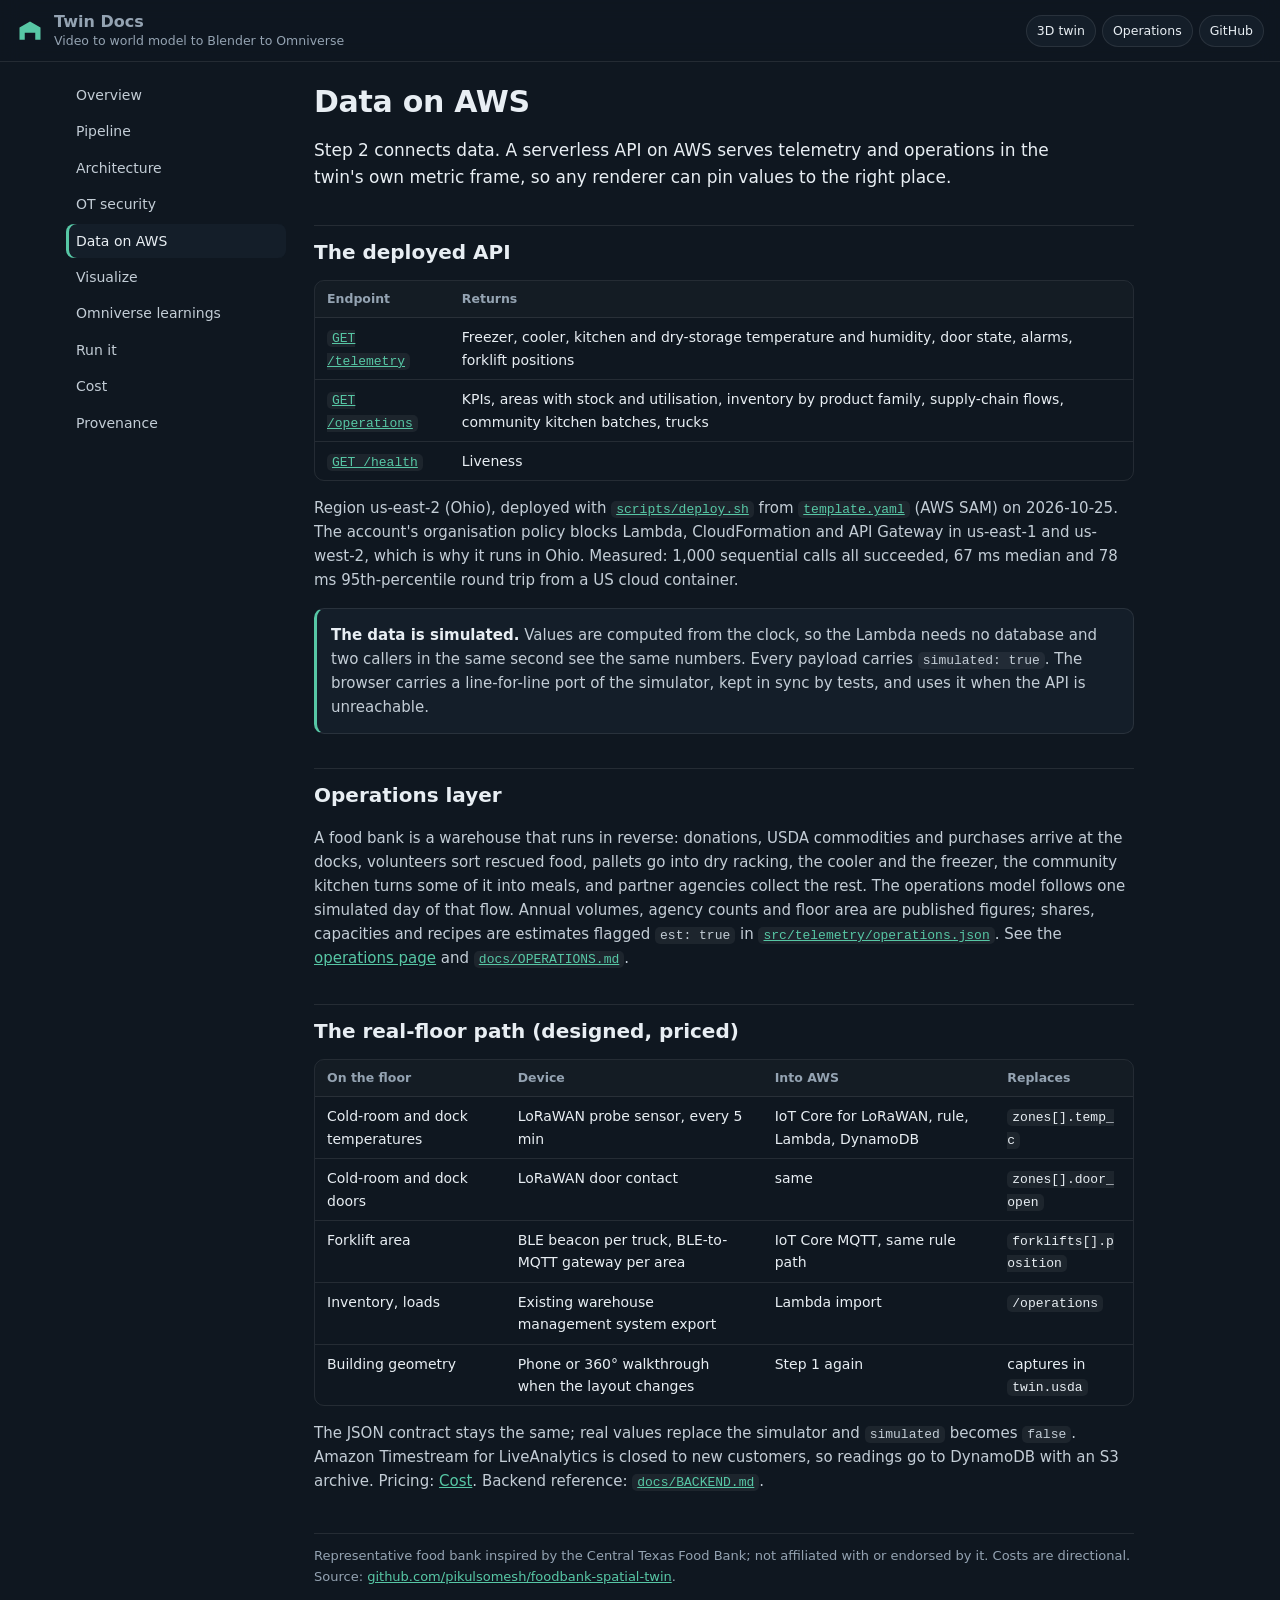
<file: public/wiki/data.html>
<!doctype html>
<html lang="en">
<head>
<meta charset="utf-8">
<meta name="viewport" content="width=device-width,initial-scale=1,viewport-fit=cover">
<title>Twin Data on AWS</title>
<meta name="description" content="The live AWS API behind the twin, its JSON contract and the real-floor sensor path.">
<meta name="theme-color" content="#0f1720">
<link rel="icon" href="data:image/svg+xml,%3Csvg xmlns='http://www.w3.org/2000/svg' viewBox='0 0 32 32'%3E%3Crect width='32' height='32' rx='7' fill='%230f1720'/%3E%3Cpath d='M6 24V13l10-6 10 6v11h-5v-7H11v7z' fill='%2357c7a5'/%3E%3C/svg%3E">
<link rel="stylesheet" href="wiki.css">
</head>
<body>
<!-- Generated page of the docs wiki; the engineering guides in docs/ hold the full detail. -->
<header class="top">
  <a class="brand" href="index.html"><i class="logo" aria-hidden="true"></i><span><b>Twin Docs</b><span>Video to world model to Blender to Omniverse</span></span></a>
  <div class="pills">
    <a class="pill" href="../">3D twin</a>
    <a class="pill" href="../operations.html">Operations</a>
    <a class="pill" href="https://github.com/pikulsomesh/foodbank-spatial-twin">GitHub</a>
  </div>
</header>
<div class="layout">
<nav class="side" aria-label="Docs"><ol><li><a href="index.html">Overview</a></li><li><a href="pipeline.html">Pipeline</a></li><li><a href="architecture.html">Architecture</a></li><li><a href="security.html">OT security</a></li><li><a href="data.html" aria-current="page">Data on AWS</a></li><li><a href="visualize.html">Visualize</a></li><li><a href="omniverse.html">Omniverse learnings</a></li><li><a href="run.html">Run it</a></li><li><a href="cost.html">Cost</a></li><li><a href="provenance.html">Provenance</a></li></ol></nav>
<article>
<h1>Data on AWS</h1>
<p class="lede">Step 2 connects data. A serverless API on AWS serves telemetry and operations in the twin's own metric frame, so any renderer can pin values to the right place.</p>
<h2 id="deployed">The deployed API</h2>
<div class="table-wrap"><table><thead><tr><th>Endpoint</th><th>Returns</th></tr></thead><tbody><tr><td><a href='https://f2ck9o1rx0.execute-api.us-east-2.amazonaws.com/telemetry'><code>GET /telemetry</code></a></td><td>Freezer, cooler, kitchen and dry-storage temperature and humidity, door state, alarms, forklift positions</td></tr><tr><td><a href='https://f2ck9o1rx0.execute-api.us-east-2.amazonaws.com/operations'><code>GET /operations</code></a></td><td>KPIs, areas with stock and utilisation, inventory by product family, supply-chain flows, community kitchen batches, trucks</td></tr><tr><td><a href='https://f2ck9o1rx0.execute-api.us-east-2.amazonaws.com/health'><code>GET /health</code></a></td><td>Liveness</td></tr></tbody></table></div>
<p>Region us-east-2 (Ohio), deployed with <a href="https://github.com/pikulsomesh/foodbank-spatial-twin/blob/main/scripts/deploy.sh"><code>scripts/deploy.sh</code></a> from <a href="https://github.com/pikulsomesh/foodbank-spatial-twin/blob/main/template.yaml"><code>template.yaml</code></a> (AWS SAM) on 2026-10-25. The account's organisation policy blocks Lambda, CloudFormation and API Gateway in us-east-1 and us-west-2, which is why it runs in Ohio. Measured: 1,000 sequential calls all succeeded, 67 ms median and 78 ms 95th-percentile round trip from a US cloud container.</p>
<div class="note"><p><strong>The data is simulated.</strong> Values are computed from the clock, so the Lambda needs no database and two callers in the same second see the same numbers. Every payload carries <code>simulated: true</code>. The browser carries a line-for-line port of the simulator, kept in sync by tests, and uses it when the API is unreachable.</p></div>
<h2 id="operations">Operations layer</h2>
<p>A food bank is a warehouse that runs in reverse: donations, USDA commodities and purchases arrive at the docks, volunteers sort rescued food, pallets go into dry racking, the cooler and the freezer, the community kitchen turns some of it into meals, and partner agencies collect the rest. The operations model follows one simulated day of that flow. Annual volumes, agency counts and floor area are published figures; shares, capacities and recipes are estimates flagged <code>est: true</code> in <a href="https://github.com/pikulsomesh/foodbank-spatial-twin/blob/main/src/telemetry/operations.json"><code>src/telemetry/operations.json</code></a>. See the <a href="../operations.html">operations page</a> and <a href="https://github.com/pikulsomesh/foodbank-spatial-twin/blob/main/docs/OPERATIONS.md"><code>docs/OPERATIONS.md</code></a>.</p>
<h2 id="real-floor">The real-floor path (designed, priced)</h2>
<div class="table-wrap"><table><thead><tr><th>On the floor</th><th>Device</th><th>Into AWS</th><th>Replaces</th></tr></thead><tbody><tr><td>Cold-room and dock temperatures</td><td>LoRaWAN probe sensor, every 5 min</td><td>IoT Core for LoRaWAN, rule, Lambda, DynamoDB</td><td><code>zones[].temp_c</code></td></tr><tr><td>Cold-room and dock doors</td><td>LoRaWAN door contact</td><td>same</td><td><code>zones[].door_open</code></td></tr><tr><td>Forklift area</td><td>BLE beacon per truck, BLE-to-MQTT gateway per area</td><td>IoT Core MQTT, same rule path</td><td><code>forklifts[].position</code></td></tr><tr><td>Inventory, loads</td><td>Existing warehouse management system export</td><td>Lambda import</td><td><code>/operations</code></td></tr><tr><td>Building geometry</td><td>Phone or 360° walkthrough when the layout changes</td><td>Step 1 again</td><td>captures in <code>twin.usda</code></td></tr></tbody></table></div>
<p>The JSON contract stays the same; real values replace the simulator and <code>simulated</code> becomes <code>false</code>. Amazon Timestream for LiveAnalytics is closed to new customers, so readings go to DynamoDB with an S3 archive. Pricing: <a href="cost.html">Cost</a>. Backend reference: <a href="https://github.com/pikulsomesh/foodbank-spatial-twin/blob/main/docs/BACKEND.md"><code>docs/BACKEND.md</code></a>.</p>
<footer class="page">Representative food bank inspired by the Central Texas Food Bank; not affiliated with or endorsed by it. Costs are directional. Source: <a href="https://github.com/pikulsomesh/foodbank-spatial-twin">github.com/pikulsomesh/foodbank-spatial-twin</a>.</footer>
</article>
</div>
</body>
</html>
</file>
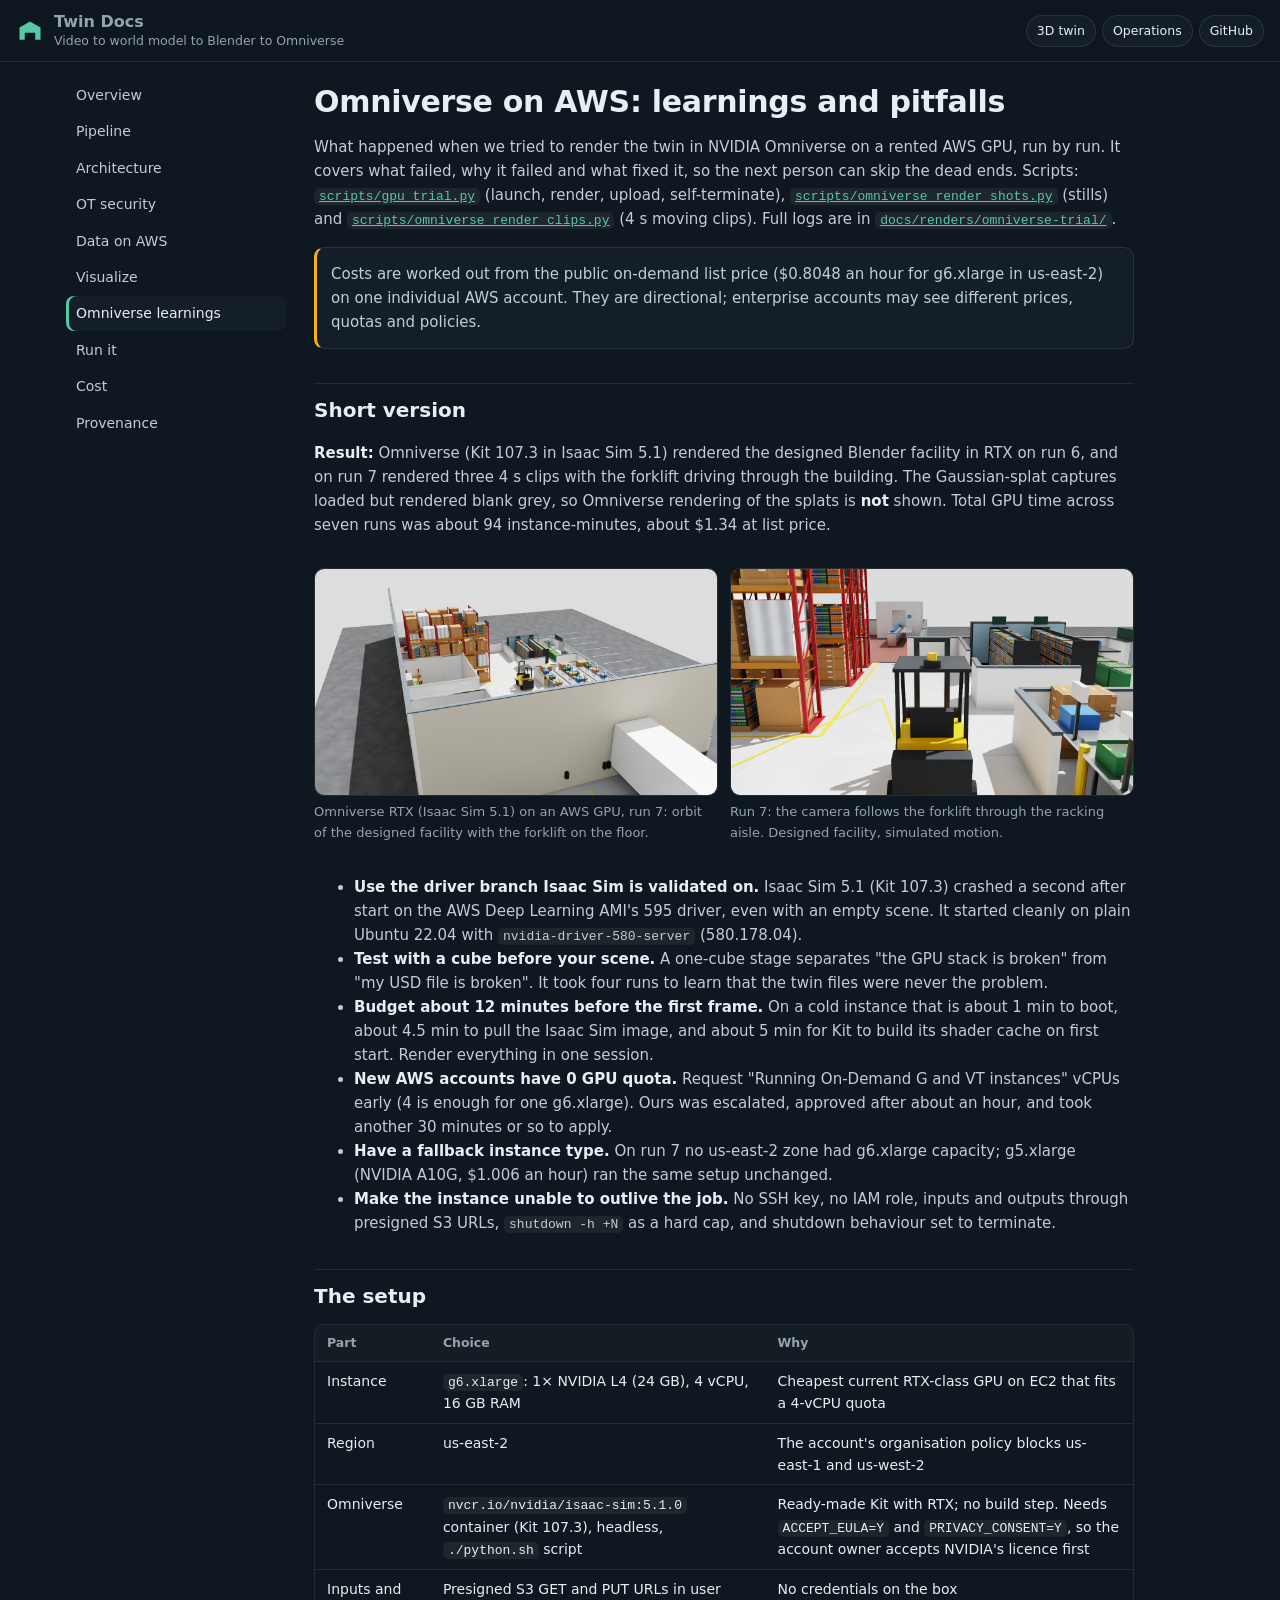
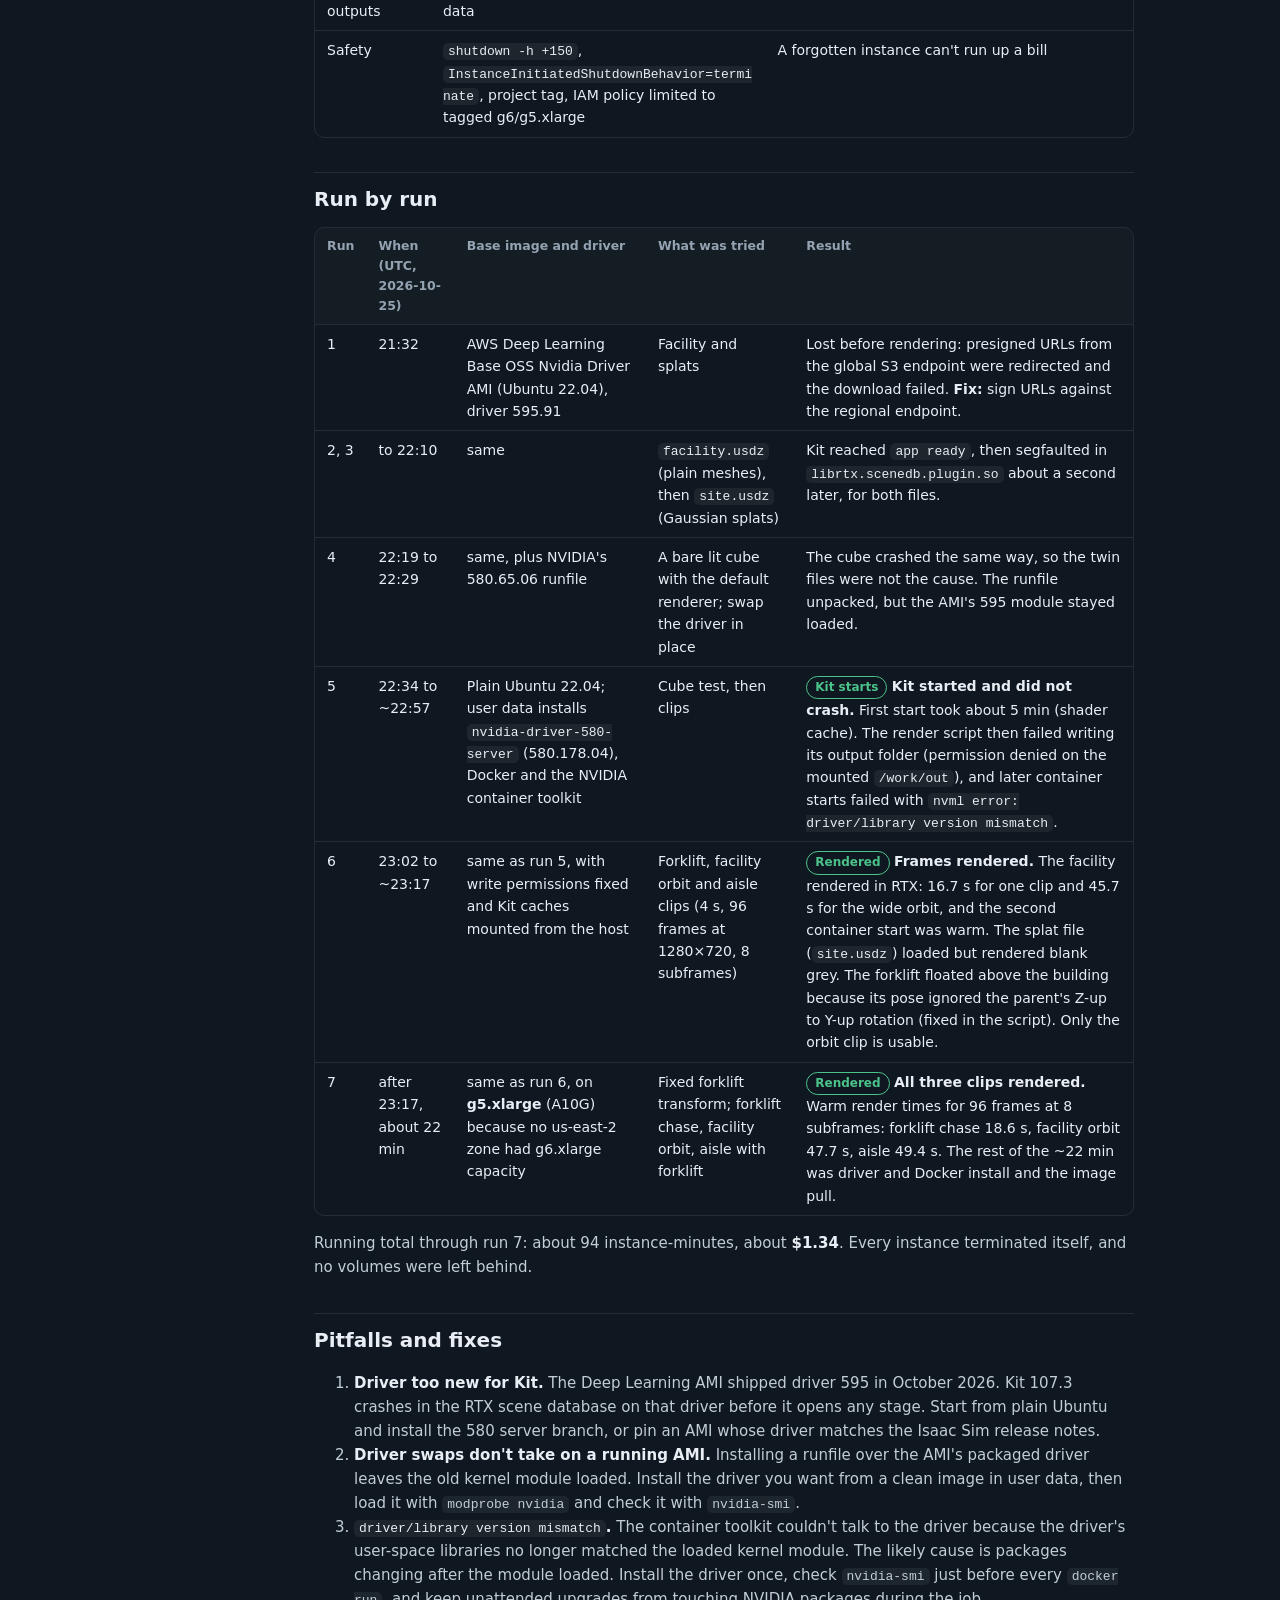
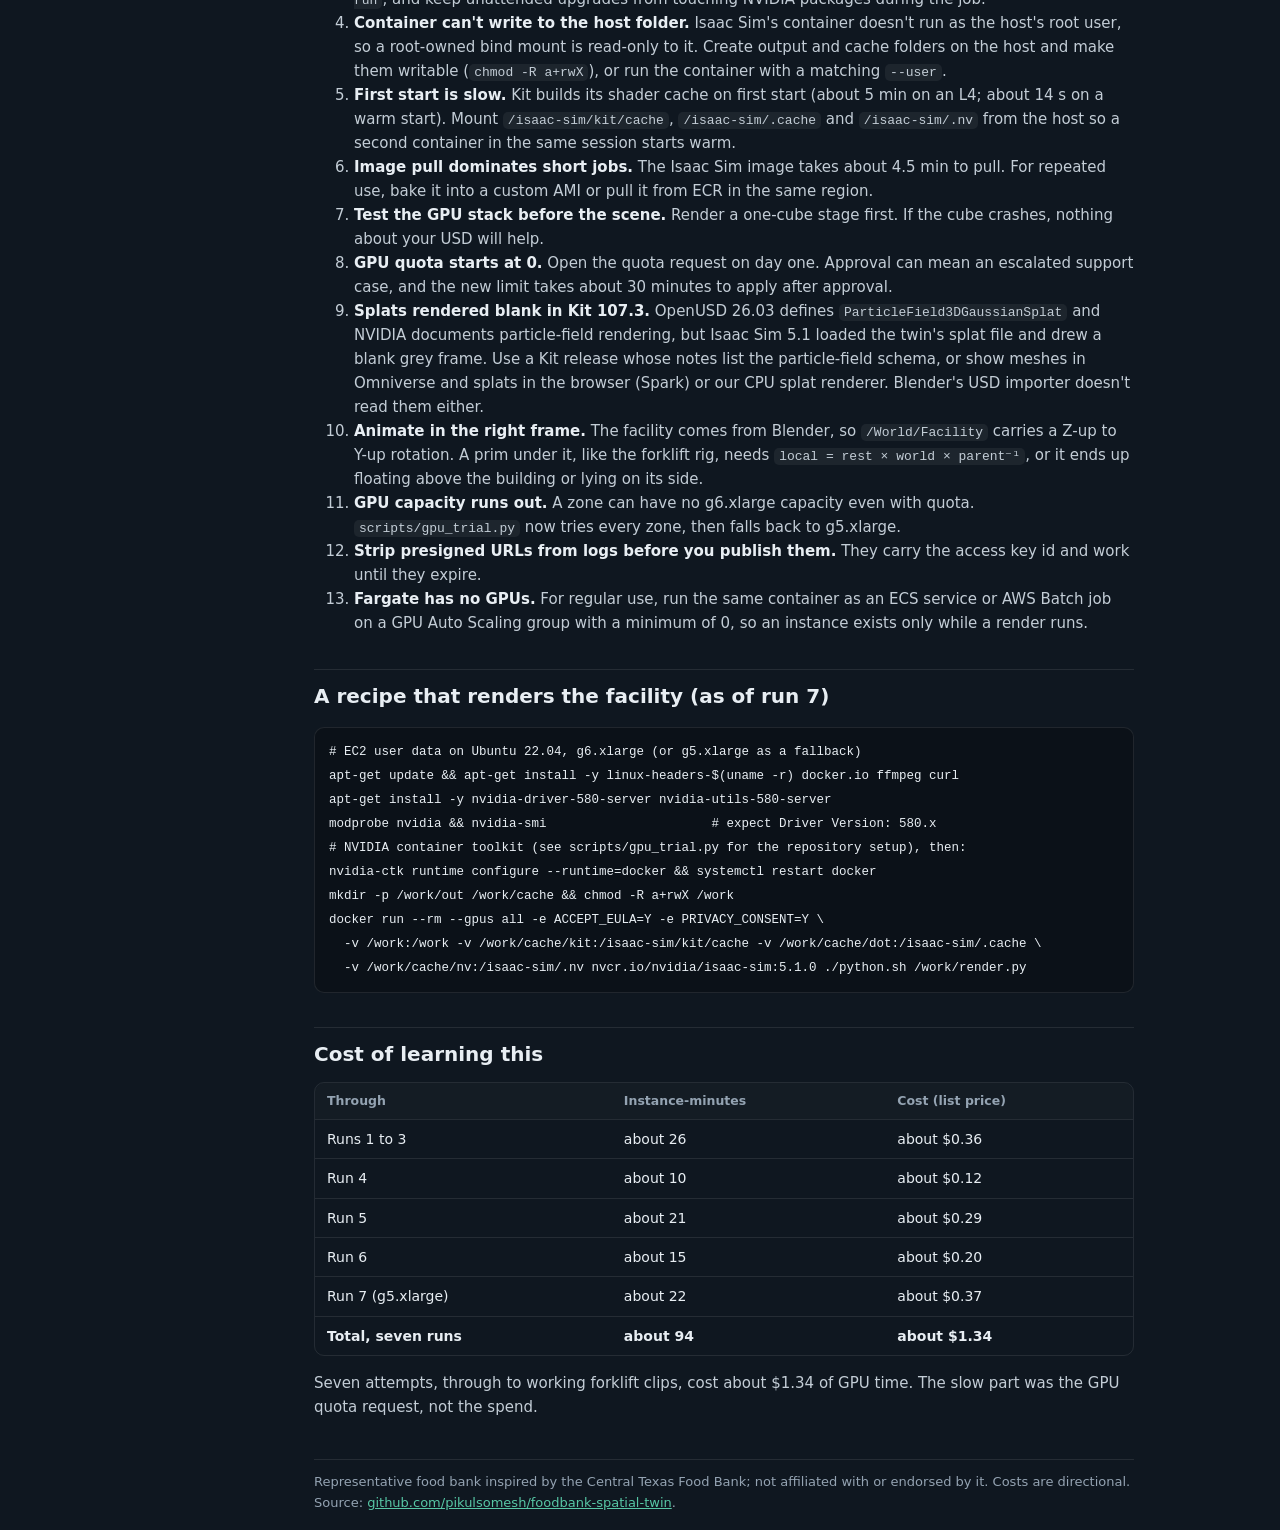
<file: public/wiki/omniverse.html>
<!doctype html>
<html lang="en">
<head>
<meta charset="utf-8">
<meta name="viewport" content="width=device-width,initial-scale=1,viewport-fit=cover">
<title>Omniverse Learnings</title>
<meta name="description" content="Run-by-run learnings and pitfalls from rendering the food bank twin in NVIDIA Omniverse on an AWS GPU: drivers, quotas, timings and costs.">
<meta name="theme-color" content="#0f1720">
<link rel="icon" href="data:image/svg+xml,%3Csvg xmlns='http://www.w3.org/2000/svg' viewBox='0 0 32 32'%3E%3Crect width='32' height='32' rx='7' fill='%230f1720'/%3E%3Cpath d='M6 24V13l10-6 10 6v11h-5v-7H11v7z' fill='%2357c7a5'/%3E%3C/svg%3E">
<link rel="stylesheet" href="wiki.css">
</head>
<body>
<!-- Generated page of the docs wiki; the engineering guides in docs/ hold the full detail. -->
<header class="top">
  <a class="brand" href="index.html"><i class="logo" aria-hidden="true"></i><span><b>Twin Docs</b><span>Video to world model to Blender to Omniverse</span></span></a>
  <div class="pills">
    <a class="pill" href="../">3D twin</a>
    <a class="pill" href="../operations.html">Operations</a>
    <a class="pill" href="https://github.com/pikulsomesh/foodbank-spatial-twin">GitHub</a>
  </div>
</header>
<div class="layout">
<nav class="side" aria-label="Docs"><ol><li><a href="index.html">Overview</a></li><li><a href="pipeline.html">Pipeline</a></li><li><a href="architecture.html">Architecture</a></li><li><a href="security.html">OT security</a></li><li><a href="data.html">Data on AWS</a></li><li><a href="visualize.html">Visualize</a></li><li><a href="omniverse.html" aria-current="page">Omniverse learnings</a></li><li><a href="run.html">Run it</a></li><li><a href="cost.html">Cost</a></li><li><a href="provenance.html">Provenance</a></li></ol></nav>
<article>
<h1>Omniverse on AWS: learnings and pitfalls</h1>
<p>What happened when we tried to render the twin in NVIDIA Omniverse on a rented AWS GPU, run by run. It covers what failed, why it failed and what fixed it, so the next person can skip the dead ends. Scripts: <a href="https://github.com/pikulsomesh/foodbank-spatial-twin/blob/main/scripts/gpu_trial.py"><code>scripts/gpu_trial.py</code></a> (launch, render, upload, self-terminate), <a href="https://github.com/pikulsomesh/foodbank-spatial-twin/blob/main/scripts/omniverse_render_shots.py"><code>scripts/omniverse_render_shots.py</code></a> (stills) and <a href="https://github.com/pikulsomesh/foodbank-spatial-twin/blob/main/scripts/omniverse_render_clips.py"><code>scripts/omniverse_render_clips.py</code></a> (4 s moving clips). Full logs are in <a href="https://github.com/pikulsomesh/foodbank-spatial-twin/tree/main/docs/renders/omniverse-trial/"><code>docs/renders/omniverse-trial/</code></a>.</p>
<div class="note warn"><p>Costs are worked out from the public on-demand list price ($0.8048 an hour for g6.xlarge in us-east-2) on one individual AWS account. They are directional; enterprise accounts may see different prices, quotas and policies.</p></div>
<h2>Short version</h2>
<p><strong>Result:</strong> Omniverse (Kit 107.3 in Isaac Sim 5.1) rendered the designed Blender facility in RTX on run 6, and on run 7 rendered three 4 s clips with the forklift driving through the building. The Gaussian-splat captures loaded but rendered blank grey, so Omniverse rendering of the splats is <strong>not</strong> shown. Total GPU time across seven runs was about 94 instance-minutes, about $1.34 at list price.</p>
<div class="two"><figure class="photo"><img src="img/omniverse_orbit.jpg" alt="Omniverse RTX frame of the designed facility, run 7" loading="lazy"><figcaption>Omniverse RTX (Isaac Sim 5.1) on an AWS GPU, run 7: orbit of the designed facility with the forklift on the floor.</figcaption></figure>
<figure class="photo"><img src="img/omniverse_forklift.jpg" alt="Omniverse RTX frame following the forklift, run 7" loading="lazy"><figcaption>Run 7: the camera follows the forklift through the racking aisle. Designed facility, simulated motion.</figcaption></figure></div>
<ul>
<li><strong>Use the driver branch Isaac Sim is validated on.</strong> Isaac Sim 5.1 (Kit 107.3) crashed a second after start on the AWS Deep Learning AMI's 595 driver, even with an empty scene. It started cleanly on plain Ubuntu 22.04 with <code>nvidia-driver-580-server</code> (580.178.04).</li>
<li><strong>Test with a cube before your scene.</strong> A one-cube stage separates "the GPU stack is broken" from "my USD file is broken". It took four runs to learn that the twin files were never the problem.</li>
<li><strong>Budget about 12 minutes before the first frame.</strong> On a cold instance that is about 1 min to boot, about 4.5 min to pull the Isaac Sim image, and about 5 min for Kit to build its shader cache on first start. Render everything in one session.</li>
<li><strong>New AWS accounts have 0 GPU quota.</strong> Request "Running On-Demand G and VT instances" vCPUs early (4 is enough for one g6.xlarge). Ours was escalated, approved after about an hour, and took another 30 minutes or so to apply.</li>
<li><strong>Have a fallback instance type.</strong> On run 7 no us-east-2 zone had g6.xlarge capacity; g5.xlarge (NVIDIA A10G, $1.006 an hour) ran the same setup unchanged.</li>
<li><strong>Make the instance unable to outlive the job.</strong> No SSH key, no IAM role, inputs and outputs through presigned S3 URLs, <code>shutdown -h +N</code> as a hard cap, and shutdown behaviour set to terminate.</li>
</ul>
<h2>The setup</h2>
<div class="table-wrap"><table>
<thead>
<tr>
<th>Part</th>
<th>Choice</th>
<th>Why</th>
</tr>
</thead>
<tbody>
<tr>
<td>Instance</td>
<td><code>g6.xlarge</code>: 1× NVIDIA L4 (24 GB), 4 vCPU, 16 GB RAM</td>
<td>Cheapest current RTX-class GPU on EC2 that fits a 4-vCPU quota</td>
</tr>
<tr>
<td>Region</td>
<td>us-east-2</td>
<td>The account's organisation policy blocks us-east-1 and us-west-2</td>
</tr>
<tr>
<td>Omniverse</td>
<td><code>nvcr.io/nvidia/isaac-sim:5.1.0</code> container (Kit 107.3), headless, <code>./python.sh</code> script</td>
<td>Ready-made Kit with RTX; no build step. Needs <code>ACCEPT_EULA=Y</code> and <code>PRIVACY_CONSENT=Y</code>, so the account owner accepts NVIDIA's licence first</td>
</tr>
<tr>
<td>Inputs and outputs</td>
<td>Presigned S3 GET and PUT URLs in user data</td>
<td>No credentials on the box</td>
</tr>
<tr>
<td>Safety</td>
<td><code>shutdown -h +150</code>, <code>InstanceInitiatedShutdownBehavior=terminate</code>, project tag, IAM policy limited to tagged g6/g5.xlarge</td>
<td>A forgotten instance can't run up a bill</td>
</tr>
</tbody>
</table></div>
<h2>Run by run</h2>
<div class="table-wrap"><table>
<thead>
<tr>
<th>Run</th>
<th>When (UTC, 2026-10-25)</th>
<th>Base image and driver</th>
<th>What was tried</th>
<th>Result</th>
</tr>
</thead>
<tbody>
<tr>
<td>1</td>
<td>21:32</td>
<td>AWS Deep Learning Base OSS Nvidia Driver AMI (Ubuntu 22.04), driver 595.91</td>
<td>Facility and splats</td>
<td>Lost before rendering: presigned URLs from the global S3 endpoint were redirected and the download failed. <strong>Fix:</strong> sign URLs against the regional endpoint.</td>
</tr>
<tr>
<td>2, 3</td>
<td>to 22:10</td>
<td>same</td>
<td><code>facility.usdz</code> (plain meshes), then <code>site.usdz</code> (Gaussian splats)</td>
<td>Kit reached <code>app ready</code>, then segfaulted in <code>librtx.scenedb.plugin.so</code> about a second later, for both files.</td>
</tr>
<tr>
<td>4</td>
<td>22:19 to 22:29</td>
<td>same, plus NVIDIA's 580.65.06 runfile</td>
<td>A bare lit cube with the default renderer; swap the driver in place</td>
<td>The cube crashed the same way, so the twin files were not the cause. The runfile unpacked, but the AMI's 595 module stayed loaded.</td>
</tr>
<tr>
<td>5</td>
<td>22:34 to ~22:57</td>
<td>Plain Ubuntu 22.04; user data installs <code>nvidia-driver-580-server</code> (580.178.04), Docker and the NVIDIA container toolkit</td>
<td>Cube test, then clips</td>
<td><span class="tag live">Kit starts</span> <strong>Kit started and did not crash.</strong> First start took about 5 min (shader cache). The render script then failed writing its output folder (permission denied on the mounted <code>/work/out</code>), and later container starts failed with <code>nvml error: driver/library version mismatch</code>.</td>
</tr>
<tr>
<td>6</td>
<td>23:02 to ~23:17</td>
<td>same as run 5, with write permissions fixed and Kit caches mounted from the host</td>
<td>Forklift, facility orbit and aisle clips (4 s, 96 frames at 1280×720, 8 subframes)</td>
<td><span class="tag live">Rendered</span> <strong>Frames rendered.</strong> The facility rendered in RTX: 16.7 s for one clip and 45.7 s for the wide orbit, and the second container start was warm. The splat file (<code>site.usdz</code>) loaded but rendered blank grey. The forklift floated above the building because its pose ignored the parent's Z-up to Y-up rotation (fixed in the script). Only the orbit clip is usable.</td>
</tr>
<tr>
<td>7</td>
<td>after 23:17, about 22 min</td>
<td>same as run 6, on <strong>g5.xlarge</strong> (A10G) because no us-east-2 zone had g6.xlarge capacity</td>
<td>Fixed forklift transform; forklift chase, facility orbit, aisle with forklift</td>
<td><span class="tag live">Rendered</span> <strong>All three clips rendered.</strong> Warm render times for 96 frames at 8 subframes: forklift chase 18.6 s, facility orbit 47.7 s, aisle 49.4 s. The rest of the ~22 min was driver and Docker install and the image pull.</td>
</tr>
</tbody>
</table></div>
<p>Running total through run 7: about 94 instance-minutes, about <strong>$1.34</strong>. Every instance terminated itself, and no volumes were left behind.</p>
<h2>Pitfalls and fixes</h2>
<ol>
<li><strong>Driver too new for Kit.</strong> The Deep Learning AMI shipped driver 595 in October 2026. Kit 107.3 crashes in the RTX scene database on that driver before it opens any stage. Start from plain Ubuntu and install the 580 server branch, or pin an AMI whose driver matches the Isaac Sim release notes.</li>
<li><strong>Driver swaps don't take on a running AMI.</strong> Installing a runfile over the AMI's packaged driver leaves the old kernel module loaded. Install the driver you want from a clean image in user data, then load it with <code>modprobe nvidia</code> and check it with <code>nvidia-smi</code>.</li>
<li><strong><code>driver/library version mismatch</code>.</strong> The container toolkit couldn't talk to the driver because the driver's user-space libraries no longer matched the loaded kernel module. The likely cause is packages changing after the module loaded. Install the driver once, check <code>nvidia-smi</code> just before every <code>docker run</code>, and keep unattended upgrades from touching NVIDIA packages during the job.</li>
<li><strong>Container can't write to the host folder.</strong> Isaac Sim's container doesn't run as the host's root user, so a root-owned bind mount is read-only to it. Create output and cache folders on the host and make them writable (<code>chmod -R a+rwX</code>), or run the container with a matching <code>--user</code>.</li>
<li><strong>First start is slow.</strong> Kit builds its shader cache on first start (about 5 min on an L4; about 14 s on a warm start). Mount <code>/isaac-sim/kit/cache</code>, <code>/isaac-sim/.cache</code> and <code>/isaac-sim/.nv</code> from the host so a second container in the same session starts warm.</li>
<li><strong>Image pull dominates short jobs.</strong> The Isaac Sim image takes about 4.5 min to pull. For repeated use, bake it into a custom AMI or pull it from ECR in the same region.</li>
<li><strong>Test the GPU stack before the scene.</strong> Render a one-cube stage first. If the cube crashes, nothing about your USD will help.</li>
<li><strong>GPU quota starts at 0.</strong> Open the quota request on day one. Approval can mean an escalated support case, and the new limit takes about 30 minutes to apply after approval.</li>
<li><strong>Splats rendered blank in Kit 107.3.</strong> OpenUSD 26.03 defines <code>ParticleField3DGaussianSplat</code> and NVIDIA documents particle-field rendering, but Isaac Sim 5.1 loaded the twin's splat file and drew a blank grey frame. Use a Kit release whose notes list the particle-field schema, or show meshes in Omniverse and splats in the browser (Spark) or our CPU splat renderer. Blender's USD importer doesn't read them either.</li>
<li><strong>Animate in the right frame.</strong> The facility comes from Blender, so <code>/World/Facility</code> carries a Z-up to Y-up rotation. A prim under it, like the forklift rig, needs <code>local = rest × world × parent⁻¹</code>, or it ends up floating above the building or lying on its side.</li>
<li><strong>GPU capacity runs out.</strong> A zone can have no g6.xlarge capacity even with quota. <code>scripts/gpu_trial.py</code> now tries every zone, then falls back to g5.xlarge.</li>
<li><strong>Strip presigned URLs from logs before you publish them.</strong> They carry the access key id and work until they expire.</li>
<li><strong>Fargate has no GPUs.</strong> For regular use, run the same container as an ECS service or AWS Batch job on a GPU Auto Scaling group with a minimum of 0, so an instance exists only while a render runs.</li>
</ol>
<h2>A recipe that renders the facility (as of run 7)</h2>
<pre><code class="language-bash"># EC2 user data on Ubuntu 22.04, g6.xlarge (or g5.xlarge as a fallback)
apt-get update &amp;&amp; apt-get install -y linux-headers-$(uname -r) docker.io ffmpeg curl
apt-get install -y nvidia-driver-580-server nvidia-utils-580-server
modprobe nvidia &amp;&amp; nvidia-smi                      # expect Driver Version: 580.x
# NVIDIA container toolkit (see scripts/gpu_trial.py for the repository setup), then:
nvidia-ctk runtime configure --runtime=docker &amp;&amp; systemctl restart docker
mkdir -p /work/out /work/cache &amp;&amp; chmod -R a+rwX /work
docker run --rm --gpus all -e ACCEPT_EULA=Y -e PRIVACY_CONSENT=Y \
  -v /work:/work -v /work/cache/kit:/isaac-sim/kit/cache -v /work/cache/dot:/isaac-sim/.cache \
  -v /work/cache/nv:/isaac-sim/.nv nvcr.io/nvidia/isaac-sim:5.1.0 ./python.sh /work/render.py
</code></pre>
<h2>Cost of learning this</h2>
<div class="table-wrap"><table>
<thead>
<tr>
<th>Through</th>
<th>Instance-minutes</th>
<th>Cost (list price)</th>
</tr>
</thead>
<tbody>
<tr>
<td>Runs 1 to 3</td>
<td>about 26</td>
<td>about $0.36</td>
</tr>
<tr>
<td>Run 4</td>
<td>about 10</td>
<td>about $0.12</td>
</tr>
<tr>
<td>Run 5</td>
<td>about 21</td>
<td>about $0.29</td>
</tr>
<tr>
<td>Run 6</td>
<td>about 15</td>
<td>about $0.20</td>
</tr>
<tr>
<td>Run 7 (g5.xlarge)</td>
<td>about 22</td>
<td>about $0.37</td>
</tr>
<tr>
<td><strong>Total, seven runs</strong></td>
<td><strong>about 94</strong></td>
<td><strong>about $1.34</strong></td>
</tr>
</tbody>
</table></div>
<p>Seven attempts, through to working forklift clips, cost about $1.34 of GPU time. The slow part was the GPU quota request, not the spend.</p>
<footer class="page">Representative food bank inspired by the Central Texas Food Bank; not affiliated with or endorsed by it. Costs are directional. Source: <a href="https://github.com/pikulsomesh/foodbank-spatial-twin">github.com/pikulsomesh/foodbank-spatial-twin</a>.</footer>
</article>
</div>
</body>
</html>
</file>
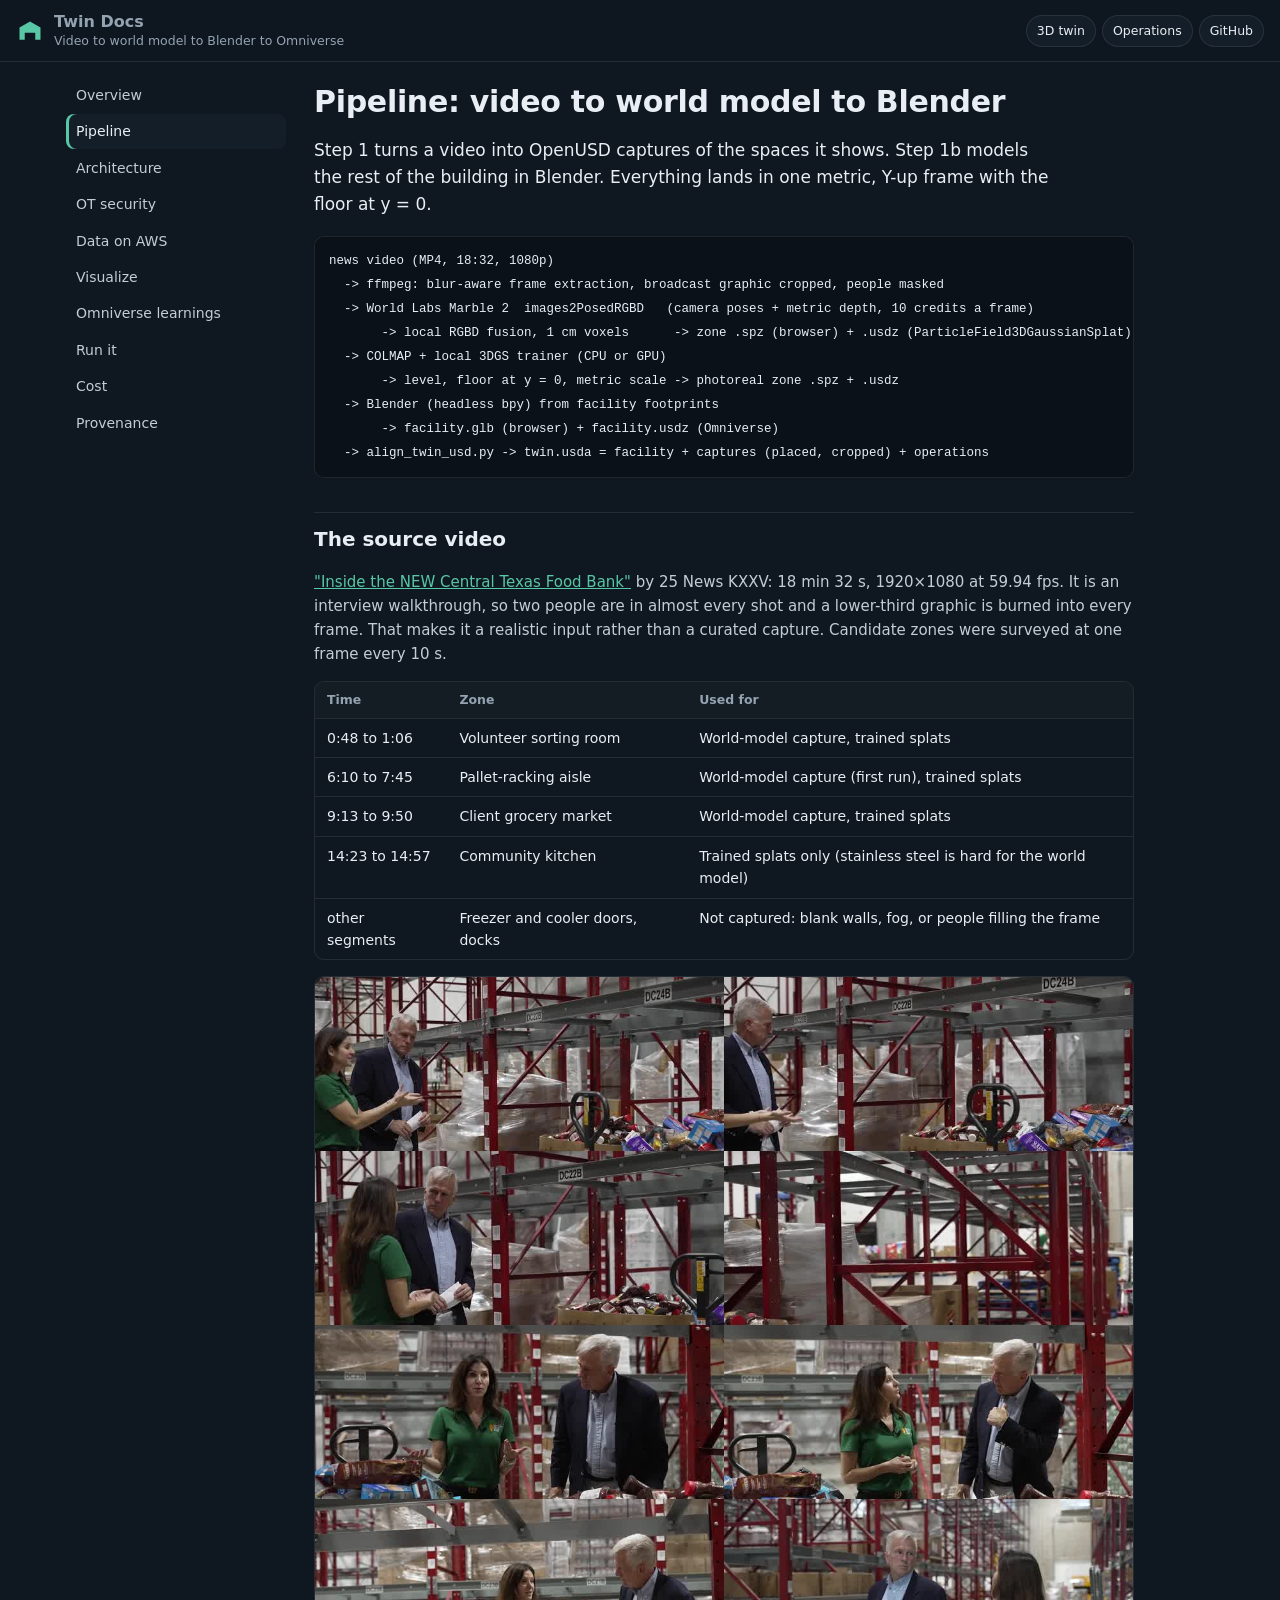
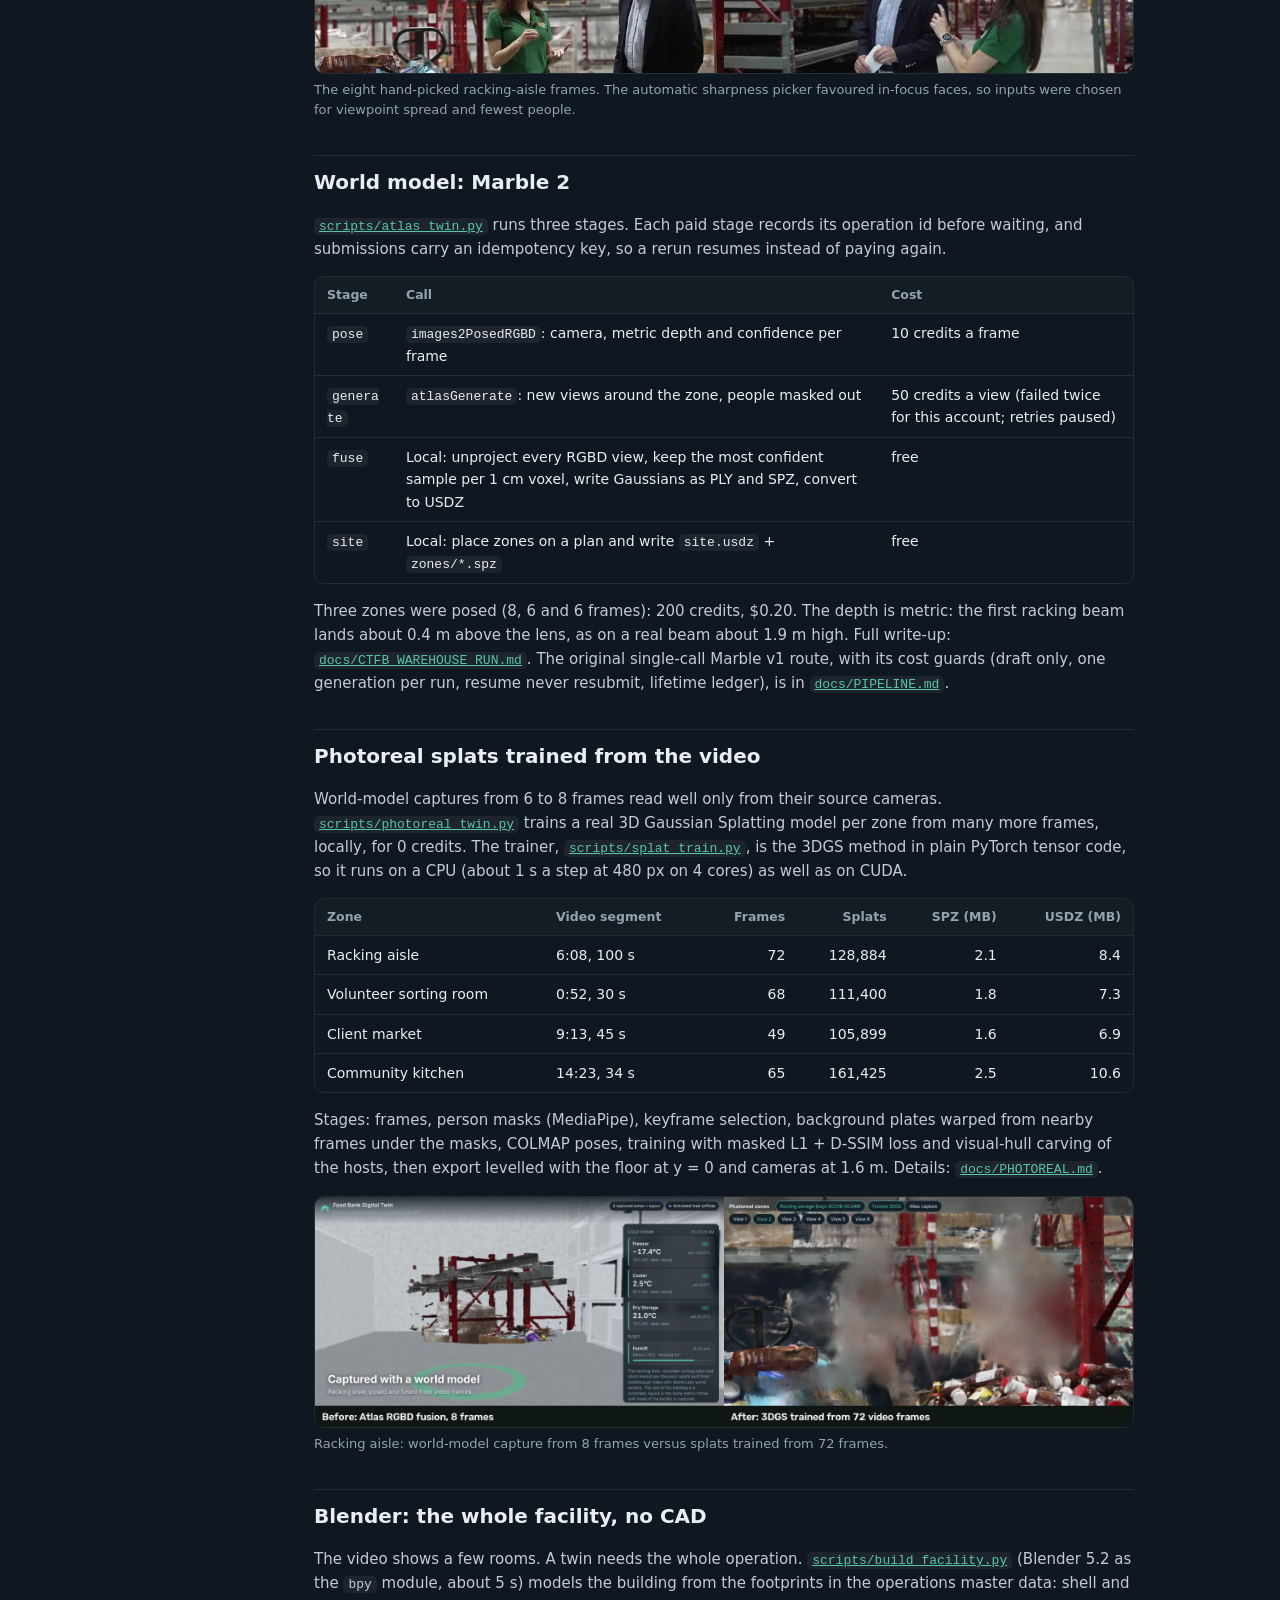
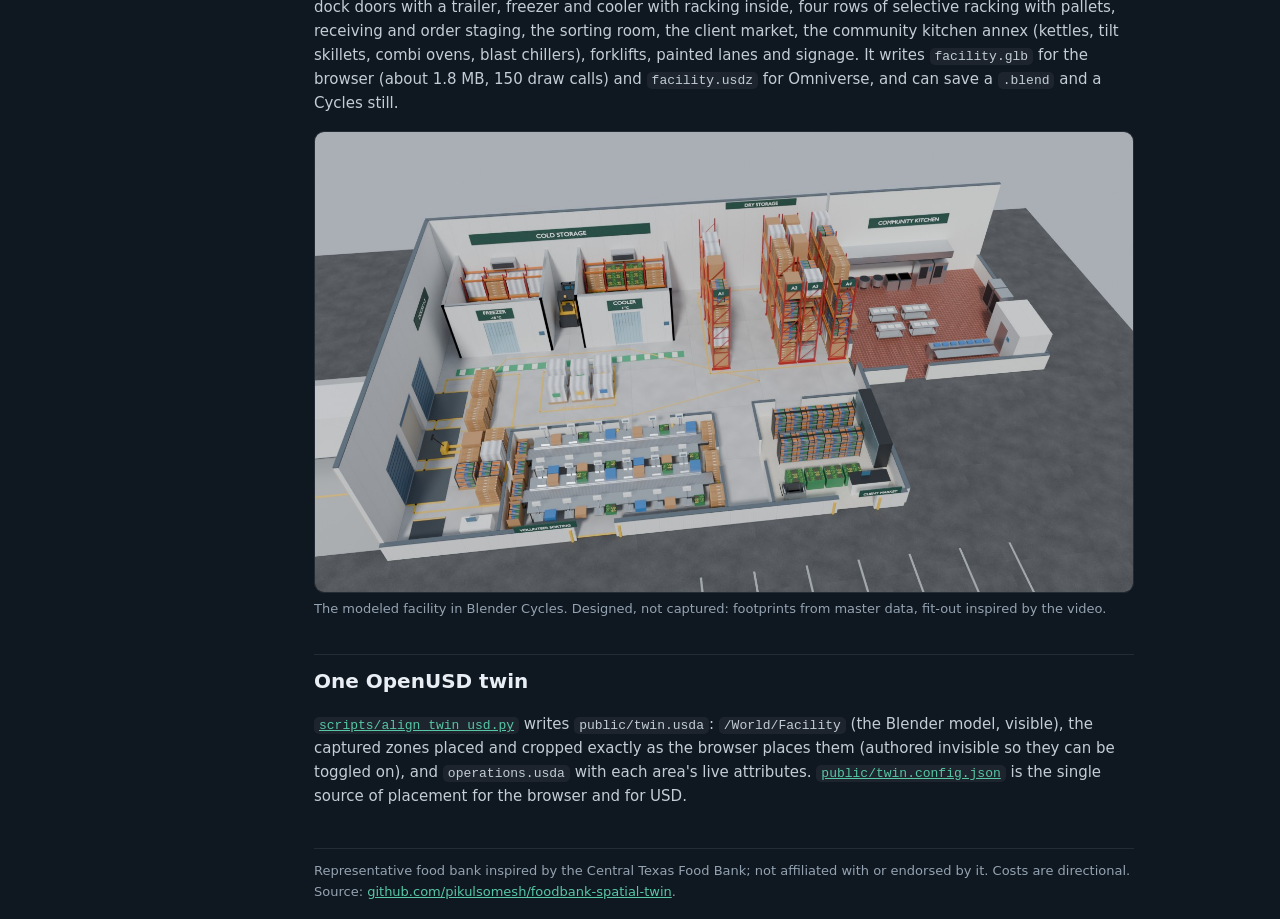
<file: public/wiki/pipeline.html>
<!doctype html>
<html lang="en">
<head>
<meta charset="utf-8">
<meta name="viewport" content="width=device-width,initial-scale=1,viewport-fit=cover">
<title>Twin Pipeline</title>
<meta name="description" content="The video to world model to Blender pipeline that builds the twin, stage by stage.">
<meta name="theme-color" content="#0f1720">
<link rel="icon" href="data:image/svg+xml,%3Csvg xmlns='http://www.w3.org/2000/svg' viewBox='0 0 32 32'%3E%3Crect width='32' height='32' rx='7' fill='%230f1720'/%3E%3Cpath d='M6 24V13l10-6 10 6v11h-5v-7H11v7z' fill='%2357c7a5'/%3E%3C/svg%3E">
<link rel="stylesheet" href="wiki.css">
</head>
<body>
<!-- Generated page of the docs wiki; the engineering guides in docs/ hold the full detail. -->
<header class="top">
  <a class="brand" href="index.html"><i class="logo" aria-hidden="true"></i><span><b>Twin Docs</b><span>Video to world model to Blender to Omniverse</span></span></a>
  <div class="pills">
    <a class="pill" href="../">3D twin</a>
    <a class="pill" href="../operations.html">Operations</a>
    <a class="pill" href="https://github.com/pikulsomesh/foodbank-spatial-twin">GitHub</a>
  </div>
</header>
<div class="layout">
<nav class="side" aria-label="Docs"><ol><li><a href="index.html">Overview</a></li><li><a href="pipeline.html" aria-current="page">Pipeline</a></li><li><a href="architecture.html">Architecture</a></li><li><a href="security.html">OT security</a></li><li><a href="data.html">Data on AWS</a></li><li><a href="visualize.html">Visualize</a></li><li><a href="omniverse.html">Omniverse learnings</a></li><li><a href="run.html">Run it</a></li><li><a href="cost.html">Cost</a></li><li><a href="provenance.html">Provenance</a></li></ol></nav>
<article>
<h1>Pipeline: video to world model to Blender</h1>
<p class="lede">Step 1 turns a video into OpenUSD captures of the spaces it shows. Step 1b models the rest of the building in Blender. Everything lands in one metric, Y-up frame with the floor at y = 0.</p>
<pre><code>news video (MP4, 18:32, 1080p)
  -> ffmpeg: blur-aware frame extraction, broadcast graphic cropped, people masked
  -> World Labs Marble 2  images2PosedRGBD   (camera poses + metric depth, 10 credits a frame)
       -> local RGBD fusion, 1 cm voxels      -> zone .spz (browser) + .usdz (ParticleField3DGaussianSplat)
  -> COLMAP + local 3DGS trainer (CPU or GPU)
       -> level, floor at y = 0, metric scale -> photoreal zone .spz + .usdz
  -> Blender (headless bpy) from facility footprints
       -> facility.glb (browser) + facility.usdz (Omniverse)
  -> align_twin_usd.py -> twin.usda = facility + captures (placed, cropped) + operations</code></pre>

<h2 id="source">The source video</h2>
<p><a href="https://www.youtube.com/watch?v=8sQmr7JqXkI">"Inside the NEW Central Texas Food Bank"</a> by 25 News KXXV: 18 min 32 s, 1920×1080 at 59.94 fps. It is an interview walkthrough, so two people are in almost every shot and a lower-third graphic is burned into every frame. That makes it a realistic input rather than a curated capture. Candidate zones were surveyed at one frame every 10 s.</p>
<div class="table-wrap"><table><thead><tr><th>Time</th><th>Zone</th><th>Used for</th></tr></thead><tbody><tr><td>0:48 to 1:06</td><td>Volunteer sorting room</td><td>World-model capture, trained splats</td></tr><tr><td>6:10 to 7:45</td><td>Pallet-racking aisle</td><td>World-model capture (first run), trained splats</td></tr><tr><td>9:13 to 9:50</td><td>Client grocery market</td><td>World-model capture, trained splats</td></tr><tr><td>14:23 to 14:57</td><td>Community kitchen</td><td>Trained splats only (stainless steel is hard for the world model)</td></tr><tr><td>other segments</td><td>Freezer and cooler doors, docks</td><td>Not captured: blank walls, fog, or people filling the frame</td></tr></tbody></table></div>
<figure class="photo"><img src="img/contact_sheet.jpg" alt="Eight hand-picked frames of the racking aisle" loading="lazy"><figcaption>The eight hand-picked racking-aisle frames. The automatic sharpness picker favoured in-focus faces, so inputs were chosen for viewpoint spread and fewest people.</figcaption></figure>

<h2 id="world-model">World model: Marble 2</h2>
<p><a href="https://github.com/pikulsomesh/foodbank-spatial-twin/blob/main/scripts/atlas_twin.py"><code>scripts/atlas_twin.py</code></a> runs three stages. Each paid stage records its operation id before waiting, and submissions carry an idempotency key, so a rerun resumes instead of paying again.</p>
<div class="table-wrap"><table><thead><tr><th>Stage</th><th>Call</th><th>Cost</th></tr></thead><tbody><tr><td><code>pose</code></td><td><code>images2PosedRGBD</code>: camera, metric depth and confidence per frame</td><td>10 credits a frame</td></tr><tr><td><code>generate</code></td><td><code>atlasGenerate</code>: new views around the zone, people masked out</td><td>50 credits a view (failed twice for this account; retries paused)</td></tr><tr><td><code>fuse</code></td><td>Local: unproject every RGBD view, keep the most confident sample per 1 cm voxel, write Gaussians as PLY and SPZ, convert to USDZ</td><td>free</td></tr><tr><td><code>site</code></td><td>Local: place zones on a plan and write <code>site.usdz</code> + <code>zones/*.spz</code></td><td>free</td></tr></tbody></table></div>
<p>Three zones were posed (8, 6 and 6 frames): 200 credits, $0.20. The depth is metric: the first racking beam lands about 0.4 m above the lens, as on a real beam about 1.9 m high. Full write-up: <a href="https://github.com/pikulsomesh/foodbank-spatial-twin/blob/main/docs/CTFB_WAREHOUSE_RUN.md"><code>docs/CTFB_WAREHOUSE_RUN.md</code></a>. The original single-call Marble v1 route, with its cost guards (draft only, one generation per run, resume never resubmit, lifetime ledger), is in <a href="https://github.com/pikulsomesh/foodbank-spatial-twin/blob/main/docs/PIPELINE.md"><code>docs/PIPELINE.md</code></a>.</p>

<h2 id="photoreal">Photoreal splats trained from the video</h2>
<p>World-model captures from 6 to 8 frames read well only from their source cameras. <a href="https://github.com/pikulsomesh/foodbank-spatial-twin/blob/main/scripts/photoreal_twin.py"><code>scripts/photoreal_twin.py</code></a> trains a real 3D Gaussian Splatting model per zone from many more frames, locally, for 0 credits. The trainer, <a href="https://github.com/pikulsomesh/foodbank-spatial-twin/blob/main/scripts/splat_train.py"><code>scripts/splat_train.py</code></a>, is the 3DGS method in plain PyTorch tensor code, so it runs on a CPU (about 1 s a step at 480 px on 4 cores) as well as on CUDA.</p>
<div class="table-wrap"><table><thead><tr><th>Zone</th><th>Video segment</th><th class=num>Frames</th><th class=num>Splats</th><th class=num>SPZ (MB)</th><th class=num>USDZ (MB)</th></tr></thead><tbody><tr><td>Racking aisle</td><td>6:08, 100 s</td><td class=num>72</td><td class=num>128,884</td><td class=num>2.1</td><td class=num>8.4</td></tr><tr><td>Volunteer sorting room</td><td>0:52, 30 s</td><td class=num>68</td><td class=num>111,400</td><td class=num>1.8</td><td class=num>7.3</td></tr><tr><td>Client market</td><td>9:13, 45 s</td><td class=num>49</td><td class=num>105,899</td><td class=num>1.6</td><td class=num>6.9</td></tr><tr><td>Community kitchen</td><td>14:23, 34 s</td><td class=num>65</td><td class=num>161,425</td><td class=num>2.5</td><td class=num>10.6</td></tr></tbody></table></div>
<p>Stages: frames, person masks (MediaPipe), keyframe selection, background plates warped from nearby frames under the masks, COLMAP poses, training with masked L1 + D-SSIM loss and visual-hull carving of the hosts, then export levelled with the floor at y = 0 and cameras at 1.6 m. Details: <a href="https://github.com/pikulsomesh/foodbank-spatial-twin/blob/main/docs/PHOTOREAL.md"><code>docs/PHOTOREAL.md</code></a>.</p>
<figure class="photo"><img src="img/photoreal_before_after.jpg" alt="Racking aisle, world-model capture versus trained splats" loading="lazy"><figcaption>Racking aisle: world-model capture from 8 frames versus splats trained from 72 frames.</figcaption></figure>

<h2 id="blender">Blender: the whole facility, no CAD</h2>
<p>The video shows a few rooms. A twin needs the whole operation. <a href="https://github.com/pikulsomesh/foodbank-spatial-twin/blob/main/scripts/build_facility.py"><code>scripts/build_facility.py</code></a> (Blender 5.2 as the <code>bpy</code> module, about 5 s) models the building from the footprints in the operations master data: shell and dock doors with a trailer, freezer and cooler with racking inside, four rows of selective racking with pallets, receiving and order staging, the sorting room, the client market, the community kitchen annex (kettles, tilt skillets, combi ovens, blast chillers), forklifts, painted lanes and signage. It writes <code>facility.glb</code> for the browser (about 1.8 MB, 150 draw calls) and <code>facility.usdz</code> for Omniverse, and can save a <code>.blend</code> and a Cycles still.</p>
<figure class="photo"><img src="img/facility_cycles.jpg" alt="The modeled facility rendered in Blender Cycles" loading="lazy"><figcaption>The modeled facility in Blender Cycles. Designed, not captured: footprints from master data, fit-out inspired by the video.</figcaption></figure>

<h2 id="usd">One OpenUSD twin</h2>
<p><a href="https://github.com/pikulsomesh/foodbank-spatial-twin/blob/main/scripts/align_twin_usd.py"><code>scripts/align_twin_usd.py</code></a> writes <code>public/twin.usda</code>: <code>/World/Facility</code> (the Blender model, visible), the captured zones placed and cropped exactly as the browser places them (authored invisible so they can be toggled on), and <code>operations.usda</code> with each area's live attributes. <a href="https://github.com/pikulsomesh/foodbank-spatial-twin/blob/main/public/twin.config.json"><code>public/twin.config.json</code></a> is the single source of placement for the browser and for USD.</p>
<footer class="page">Representative food bank inspired by the Central Texas Food Bank; not affiliated with or endorsed by it. Costs are directional. Source: <a href="https://github.com/pikulsomesh/foodbank-spatial-twin">github.com/pikulsomesh/foodbank-spatial-twin</a>.</footer>
</article>
</div>
</body>
</html>
</file>
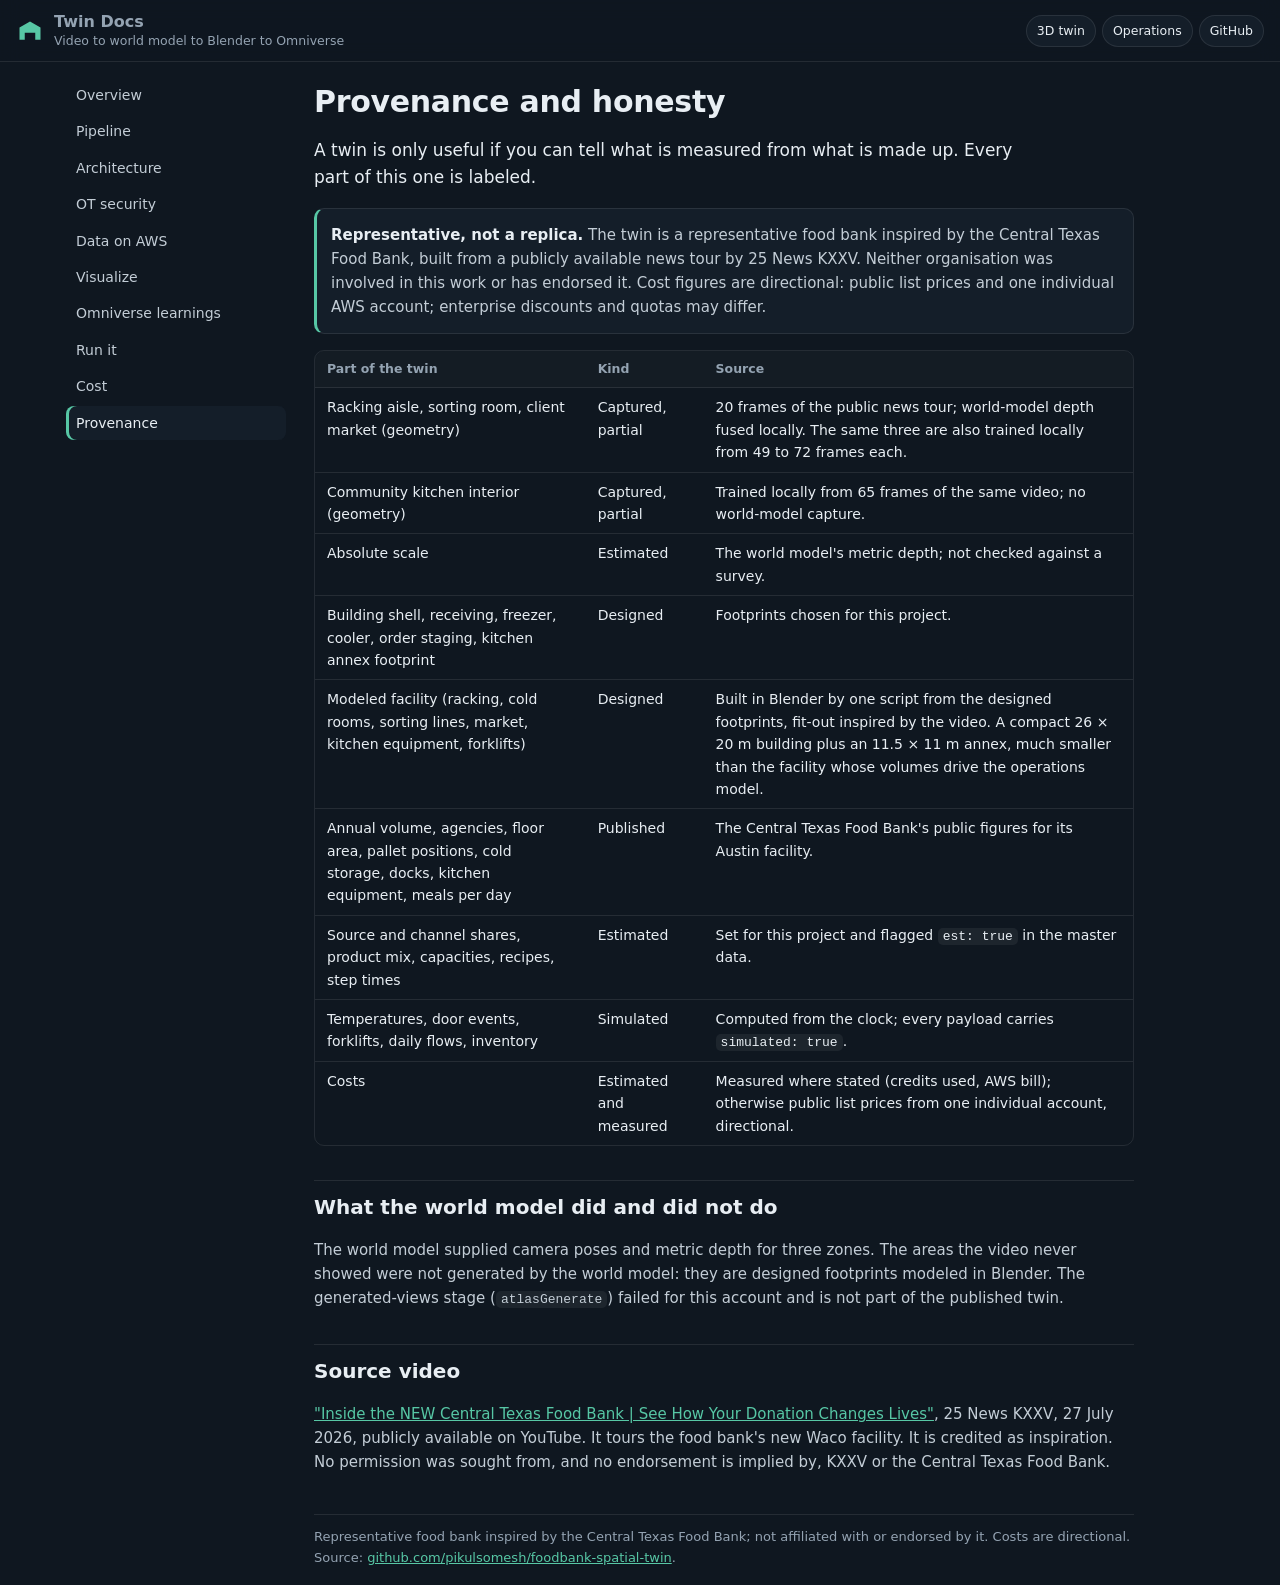
<file: public/wiki/provenance.html>
<!doctype html>
<html lang="en">
<head>
<meta charset="utf-8">
<meta name="viewport" content="width=device-width,initial-scale=1,viewport-fit=cover">
<title>Twin Provenance</title>
<meta name="description" content="Which parts of the twin are captured, designed, published, estimated or simulated.">
<meta name="theme-color" content="#0f1720">
<link rel="icon" href="data:image/svg+xml,%3Csvg xmlns='http://www.w3.org/2000/svg' viewBox='0 0 32 32'%3E%3Crect width='32' height='32' rx='7' fill='%230f1720'/%3E%3Cpath d='M6 24V13l10-6 10 6v11h-5v-7H11v7z' fill='%2357c7a5'/%3E%3C/svg%3E">
<link rel="stylesheet" href="wiki.css">
</head>
<body>
<!-- Generated page of the docs wiki; the engineering guides in docs/ hold the full detail. -->
<header class="top">
  <a class="brand" href="index.html"><i class="logo" aria-hidden="true"></i><span><b>Twin Docs</b><span>Video to world model to Blender to Omniverse</span></span></a>
  <div class="pills">
    <a class="pill" href="../">3D twin</a>
    <a class="pill" href="../operations.html">Operations</a>
    <a class="pill" href="https://github.com/pikulsomesh/foodbank-spatial-twin">GitHub</a>
  </div>
</header>
<div class="layout">
<nav class="side" aria-label="Docs"><ol><li><a href="index.html">Overview</a></li><li><a href="pipeline.html">Pipeline</a></li><li><a href="architecture.html">Architecture</a></li><li><a href="security.html">OT security</a></li><li><a href="data.html">Data on AWS</a></li><li><a href="visualize.html">Visualize</a></li><li><a href="omniverse.html">Omniverse learnings</a></li><li><a href="run.html">Run it</a></li><li><a href="cost.html">Cost</a></li><li><a href="provenance.html" aria-current="page">Provenance</a></li></ol></nav>
<article>
<h1>Provenance and honesty</h1>
<p class="lede">A twin is only useful if you can tell what is measured from what is made up. Every part of this one is labeled.</p>
<div class="note"><p><strong>Representative, not a replica.</strong> The twin is a representative food bank inspired by the Central Texas Food Bank, built from a publicly available news tour by 25 News KXXV. Neither organisation was involved in this work or has endorsed it. Cost figures are directional: public list prices and one individual AWS account; enterprise discounts and quotas may differ.</p></div>
<div class="table-wrap"><table><thead><tr><th>Part of the twin</th><th>Kind</th><th>Source</th></tr></thead><tbody><tr><td>Racking aisle, sorting room, client market (geometry)</td><td>Captured, partial</td><td>20 frames of the public news tour; world-model depth fused locally. The same three are also trained locally from 49 to 72 frames each.</td></tr><tr><td>Community kitchen interior (geometry)</td><td>Captured, partial</td><td>Trained locally from 65 frames of the same video; no world-model capture.</td></tr><tr><td>Absolute scale</td><td>Estimated</td><td>The world model's metric depth; not checked against a survey.</td></tr><tr><td>Building shell, receiving, freezer, cooler, order staging, kitchen annex footprint</td><td>Designed</td><td>Footprints chosen for this project.</td></tr><tr><td>Modeled facility (racking, cold rooms, sorting lines, market, kitchen equipment, forklifts)</td><td>Designed</td><td>Built in Blender by one script from the designed footprints, fit-out inspired by the video. A compact 26 × 20 m building plus an 11.5 × 11 m annex, much smaller than the facility whose volumes drive the operations model.</td></tr><tr><td>Annual volume, agencies, floor area, pallet positions, cold storage, docks, kitchen equipment, meals per day</td><td>Published</td><td>The Central Texas Food Bank's public figures for its Austin facility.</td></tr><tr><td>Source and channel shares, product mix, capacities, recipes, step times</td><td>Estimated</td><td>Set for this project and flagged <code>est: true</code> in the master data.</td></tr><tr><td>Temperatures, door events, forklifts, daily flows, inventory</td><td>Simulated</td><td>Computed from the clock; every payload carries <code>simulated: true</code>.</td></tr><tr><td>Costs</td><td>Estimated and measured</td><td>Measured where stated (credits used, AWS bill); otherwise public list prices from one individual account, directional.</td></tr></tbody></table></div>
<h2>What the world model did and did not do</h2>
<p>The world model supplied camera poses and metric depth for three zones. The areas the video never showed were not generated by the world model: they are designed footprints modeled in Blender. The generated-views stage (<code>atlasGenerate</code>) failed for this account and is not part of the published twin.</p>
<h2>Source video</h2>
<p><a href="https://www.youtube.com/watch?v=8sQmr7JqXkI">"Inside the NEW Central Texas Food Bank | See How Your Donation Changes Lives"</a>, 25 News KXXV, 27 July 2026, publicly available on YouTube. It tours the food bank's new Waco facility. It is credited as inspiration. No permission was sought from, and no endorsement is implied by, KXXV or the Central Texas Food Bank.</p>
<footer class="page">Representative food bank inspired by the Central Texas Food Bank; not affiliated with or endorsed by it. Costs are directional. Source: <a href="https://github.com/pikulsomesh/foodbank-spatial-twin">github.com/pikulsomesh/foodbank-spatial-twin</a>.</footer>
</article>
</div>
</body>
</html>
</file>
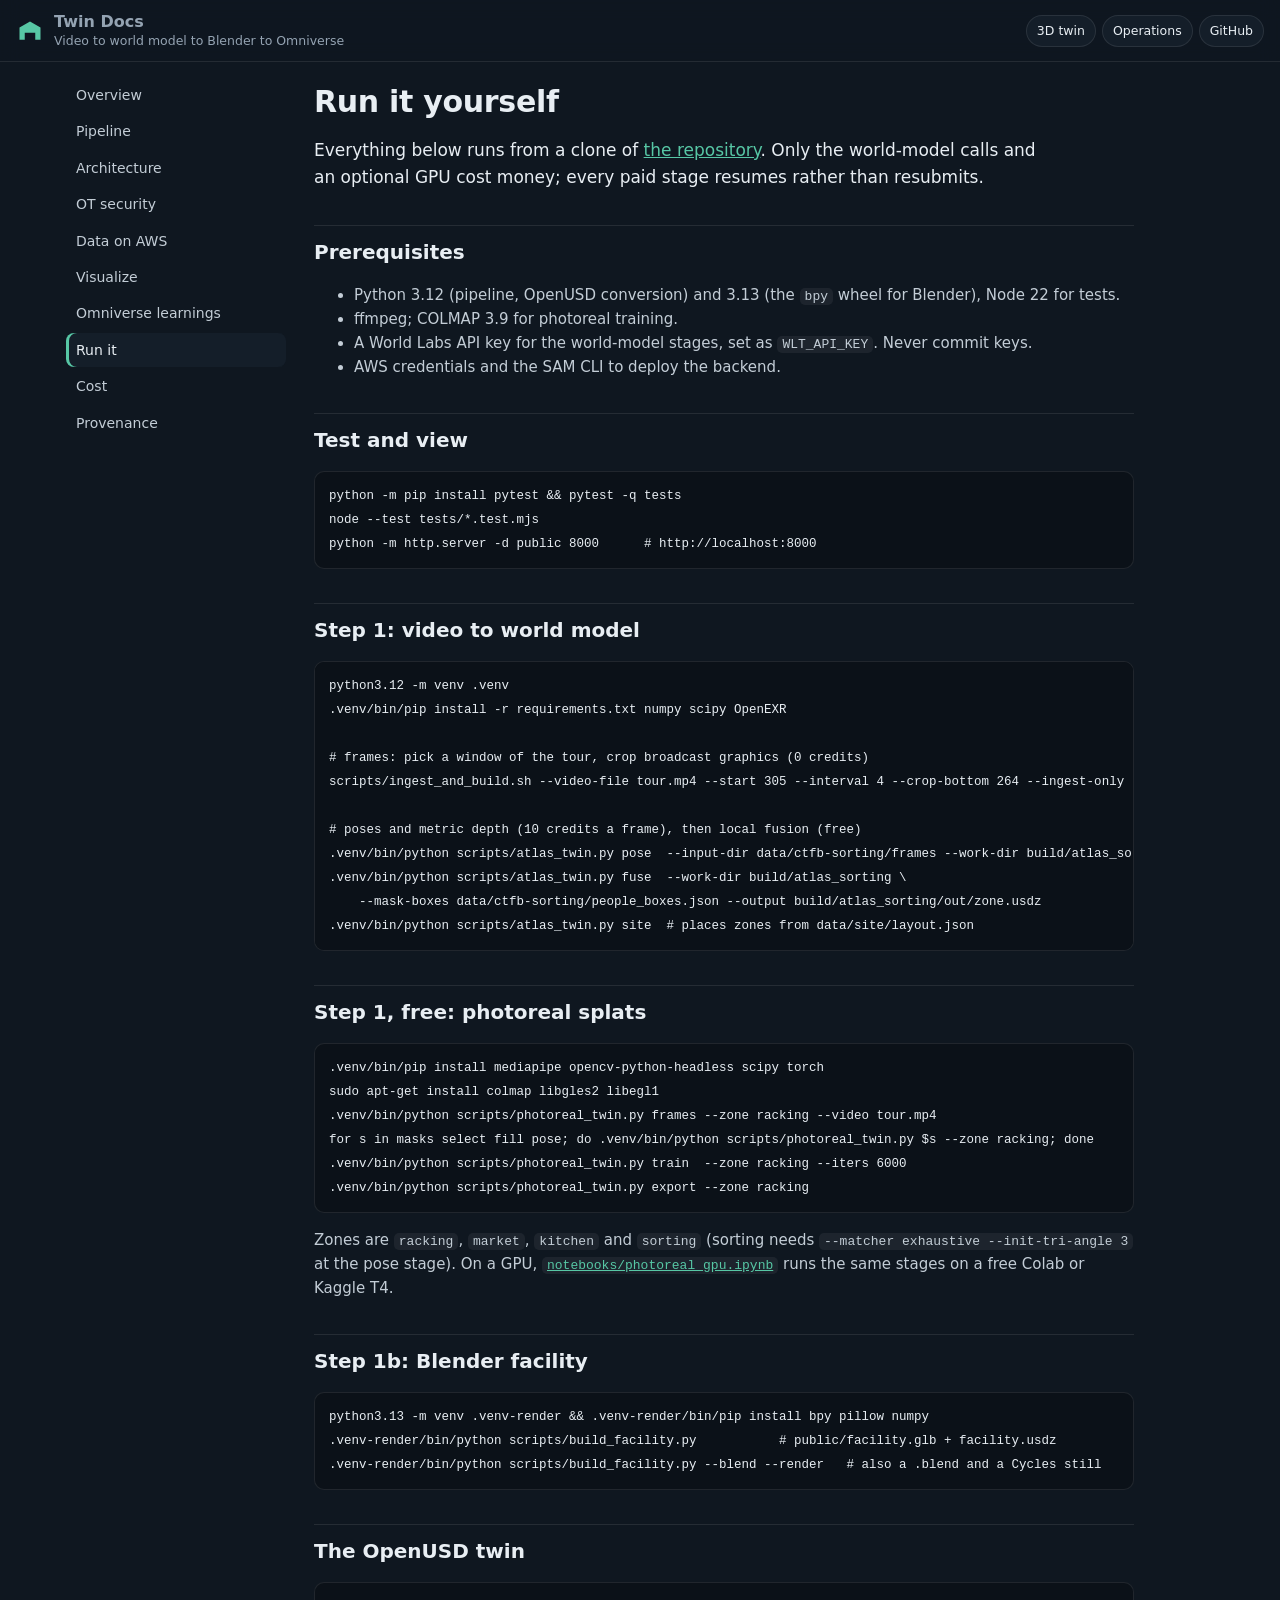
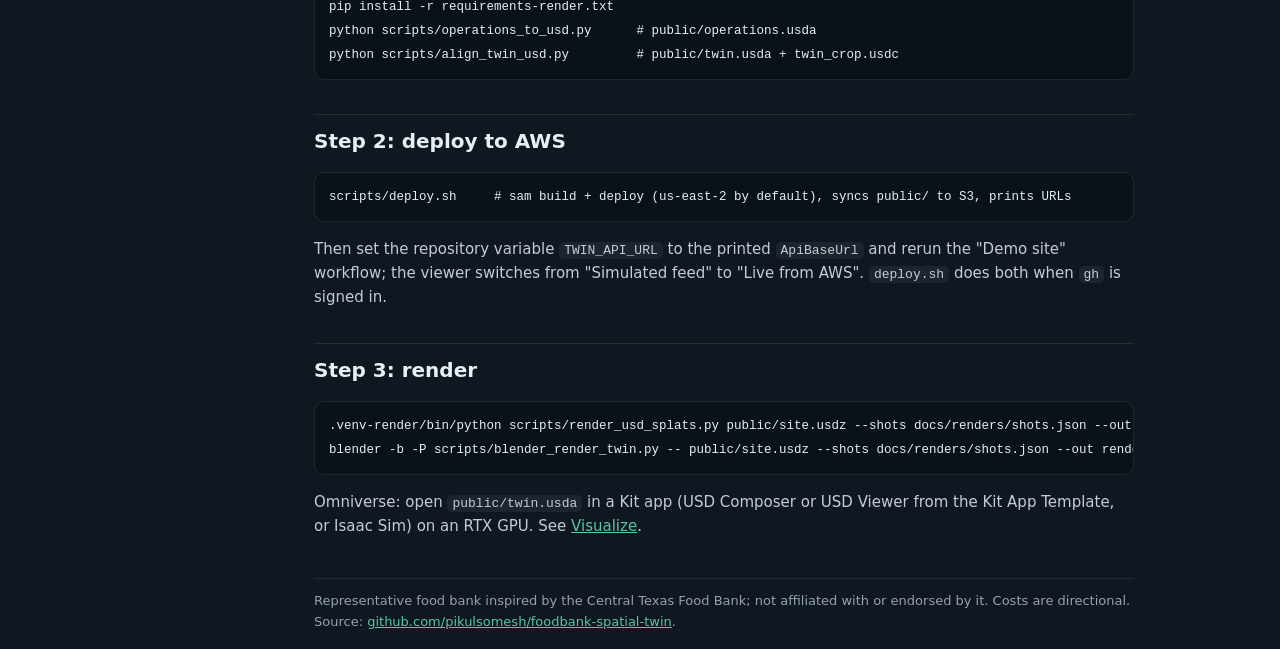
<file: public/wiki/run.html>
<!doctype html>
<html lang="en">
<head>
<meta charset="utf-8">
<meta name="viewport" content="width=device-width,initial-scale=1,viewport-fit=cover">
<title>Run the Twin</title>
<meta name="description" content="Commands to reproduce every step of the twin.">
<meta name="theme-color" content="#0f1720">
<link rel="icon" href="data:image/svg+xml,%3Csvg xmlns='http://www.w3.org/2000/svg' viewBox='0 0 32 32'%3E%3Crect width='32' height='32' rx='7' fill='%230f1720'/%3E%3Cpath d='M6 24V13l10-6 10 6v11h-5v-7H11v7z' fill='%2357c7a5'/%3E%3C/svg%3E">
<link rel="stylesheet" href="wiki.css">
</head>
<body>
<!-- Generated page of the docs wiki; the engineering guides in docs/ hold the full detail. -->
<header class="top">
  <a class="brand" href="index.html"><i class="logo" aria-hidden="true"></i><span><b>Twin Docs</b><span>Video to world model to Blender to Omniverse</span></span></a>
  <div class="pills">
    <a class="pill" href="../">3D twin</a>
    <a class="pill" href="../operations.html">Operations</a>
    <a class="pill" href="https://github.com/pikulsomesh/foodbank-spatial-twin">GitHub</a>
  </div>
</header>
<div class="layout">
<nav class="side" aria-label="Docs"><ol><li><a href="index.html">Overview</a></li><li><a href="pipeline.html">Pipeline</a></li><li><a href="architecture.html">Architecture</a></li><li><a href="security.html">OT security</a></li><li><a href="data.html">Data on AWS</a></li><li><a href="visualize.html">Visualize</a></li><li><a href="omniverse.html">Omniverse learnings</a></li><li><a href="run.html" aria-current="page">Run it</a></li><li><a href="cost.html">Cost</a></li><li><a href="provenance.html">Provenance</a></li></ol></nav>
<article>
<h1>Run it yourself</h1>
<p class="lede">Everything below runs from a clone of <a href="https://github.com/pikulsomesh/foodbank-spatial-twin">the repository</a>. Only the world-model calls and an optional GPU cost money; every paid stage resumes rather than resubmits.</p>
<h2>Prerequisites</h2>
<ul>
<li>Python 3.12 (pipeline, OpenUSD conversion) and 3.13 (the <code>bpy</code> wheel for Blender), Node 22 for tests.</li>
<li>ffmpeg; COLMAP 3.9 for photoreal training.</li>
<li>A World Labs API key for the world-model stages, set as <code>WLT_API_KEY</code>. Never commit keys.</li>
<li>AWS credentials and the SAM CLI to deploy the backend.</li>
</ul>
<h2>Test and view</h2>
<pre><code>python -m pip install pytest &amp;&amp; pytest -q tests
node --test tests/*.test.mjs
python -m http.server -d public 8000      # http://localhost:8000</code></pre>
<h2>Step 1: video to world model</h2>
<pre><code>python3.12 -m venv .venv
.venv/bin/pip install -r requirements.txt numpy scipy OpenEXR

# frames: pick a window of the tour, crop broadcast graphics (0 credits)
scripts/ingest_and_build.sh --video-file tour.mp4 --start 305 --interval 4 --crop-bottom 264 --ingest-only

# poses and metric depth (10 credits a frame), then local fusion (free)
.venv/bin/python scripts/atlas_twin.py pose  --input-dir data/ctfb-sorting/frames --work-dir build/atlas_sorting
.venv/bin/python scripts/atlas_twin.py fuse  --work-dir build/atlas_sorting \
    --mask-boxes data/ctfb-sorting/people_boxes.json --output build/atlas_sorting/out/zone.usdz
.venv/bin/python scripts/atlas_twin.py site  # places zones from data/site/layout.json</code></pre>
<h2>Step 1, free: photoreal splats</h2>
<pre><code>.venv/bin/pip install mediapipe opencv-python-headless scipy torch
sudo apt-get install colmap libgles2 libegl1
.venv/bin/python scripts/photoreal_twin.py frames --zone racking --video tour.mp4
for s in masks select fill pose; do .venv/bin/python scripts/photoreal_twin.py $s --zone racking; done
.venv/bin/python scripts/photoreal_twin.py train  --zone racking --iters 6000
.venv/bin/python scripts/photoreal_twin.py export --zone racking</code></pre>
<p>Zones are <code>racking</code>, <code>market</code>, <code>kitchen</code> and <code>sorting</code> (sorting needs <code>--matcher exhaustive --init-tri-angle 3</code> at the pose stage). On a GPU, <a href="https://github.com/pikulsomesh/foodbank-spatial-twin/blob/main/notebooks/photoreal_gpu.ipynb"><code>notebooks/photoreal_gpu.ipynb</code></a> runs the same stages on a free Colab or Kaggle T4.</p>
<h2>Step 1b: Blender facility</h2>
<pre><code>python3.13 -m venv .venv-render &amp;&amp; .venv-render/bin/pip install bpy pillow numpy
.venv-render/bin/python scripts/build_facility.py           # public/facility.glb + facility.usdz
.venv-render/bin/python scripts/build_facility.py --blend --render   # also a .blend and a Cycles still</code></pre>
<h2>The OpenUSD twin</h2>
<pre><code>pip install -r requirements-render.txt
python scripts/operations_to_usd.py      # public/operations.usda
python scripts/align_twin_usd.py         # public/twin.usda + twin_crop.usdc</code></pre>
<h2>Step 2: deploy to AWS</h2>
<pre><code>scripts/deploy.sh     # sam build + deploy (us-east-2 by default), syncs public/ to S3, prints URLs</code></pre>
<p>Then set the repository variable <code>TWIN_API_URL</code> to the printed <code>ApiBaseUrl</code> and rerun the "Demo site" workflow; the viewer switches from "Simulated feed" to "Live from AWS". <code>deploy.sh</code> does both when <code>gh</code> is signed in.</p>
<h2>Step 3: render</h2>
<pre><code>.venv-render/bin/python scripts/render_usd_splats.py public/site.usdz --shots docs/renders/shots.json --out renders/
blender -b -P scripts/blender_render_twin.py -- public/site.usdz --shots docs/renders/shots.json --out renders/blender</code></pre>
<p>Omniverse: open <code>public/twin.usda</code> in a Kit app (USD Composer or USD Viewer from the Kit App Template, or Isaac Sim) on an RTX GPU. See <a href="visualize.html#omniverse">Visualize</a>.</p>
<footer class="page">Representative food bank inspired by the Central Texas Food Bank; not affiliated with or endorsed by it. Costs are directional. Source: <a href="https://github.com/pikulsomesh/foodbank-spatial-twin">github.com/pikulsomesh/foodbank-spatial-twin</a>.</footer>
</article>
</div>
</body>
</html>
</file>
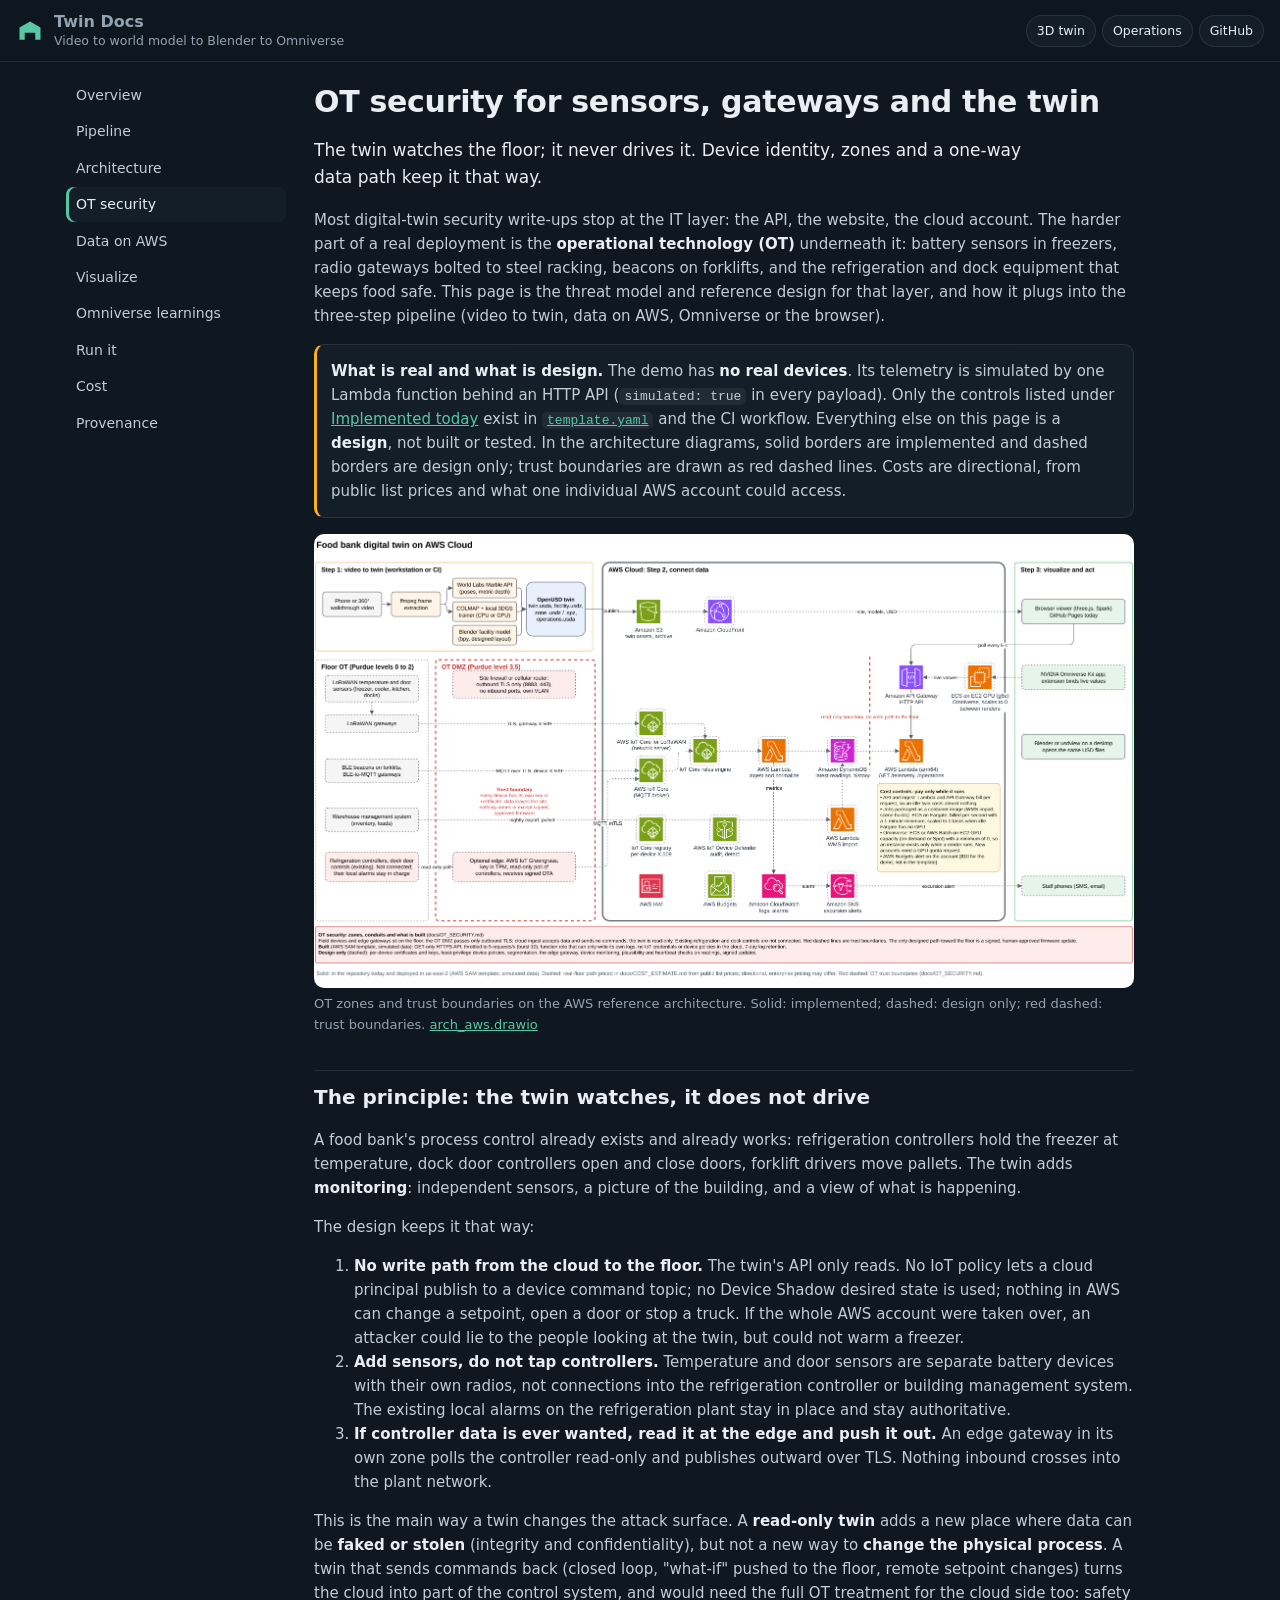
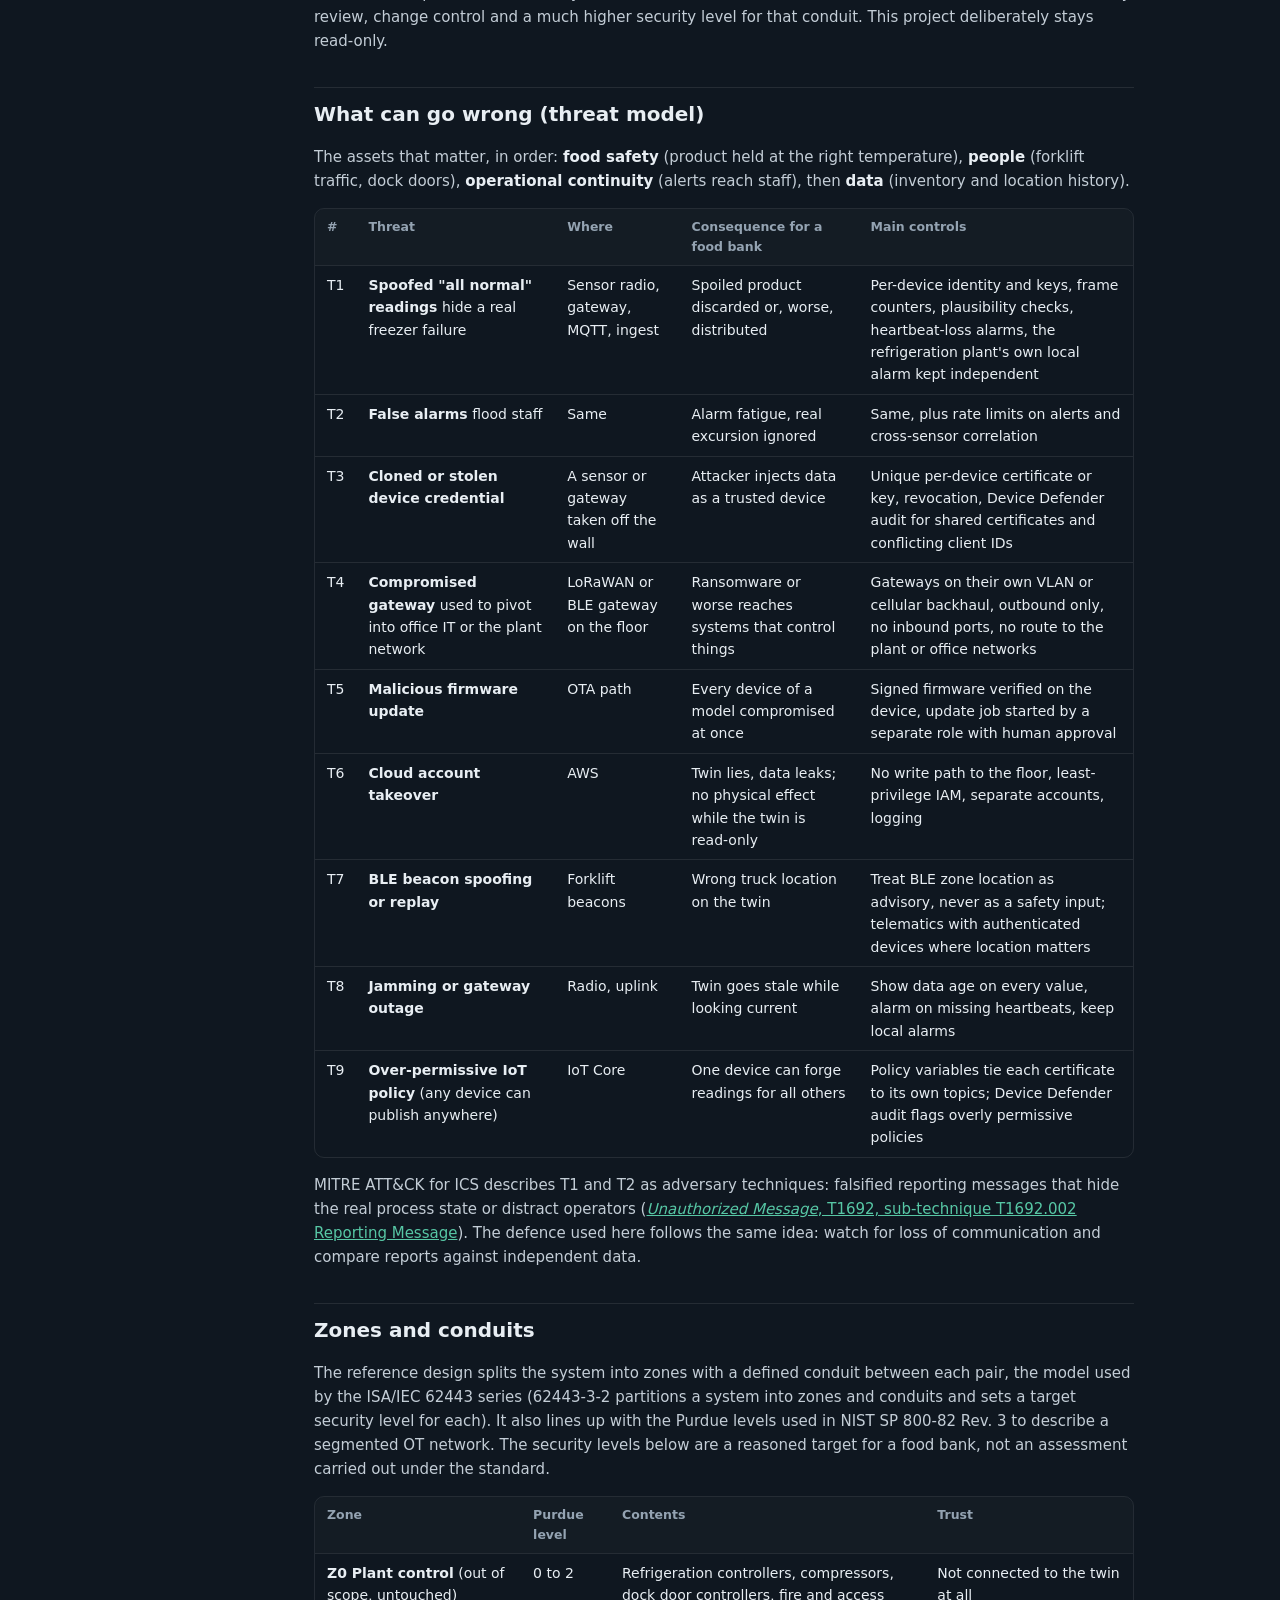
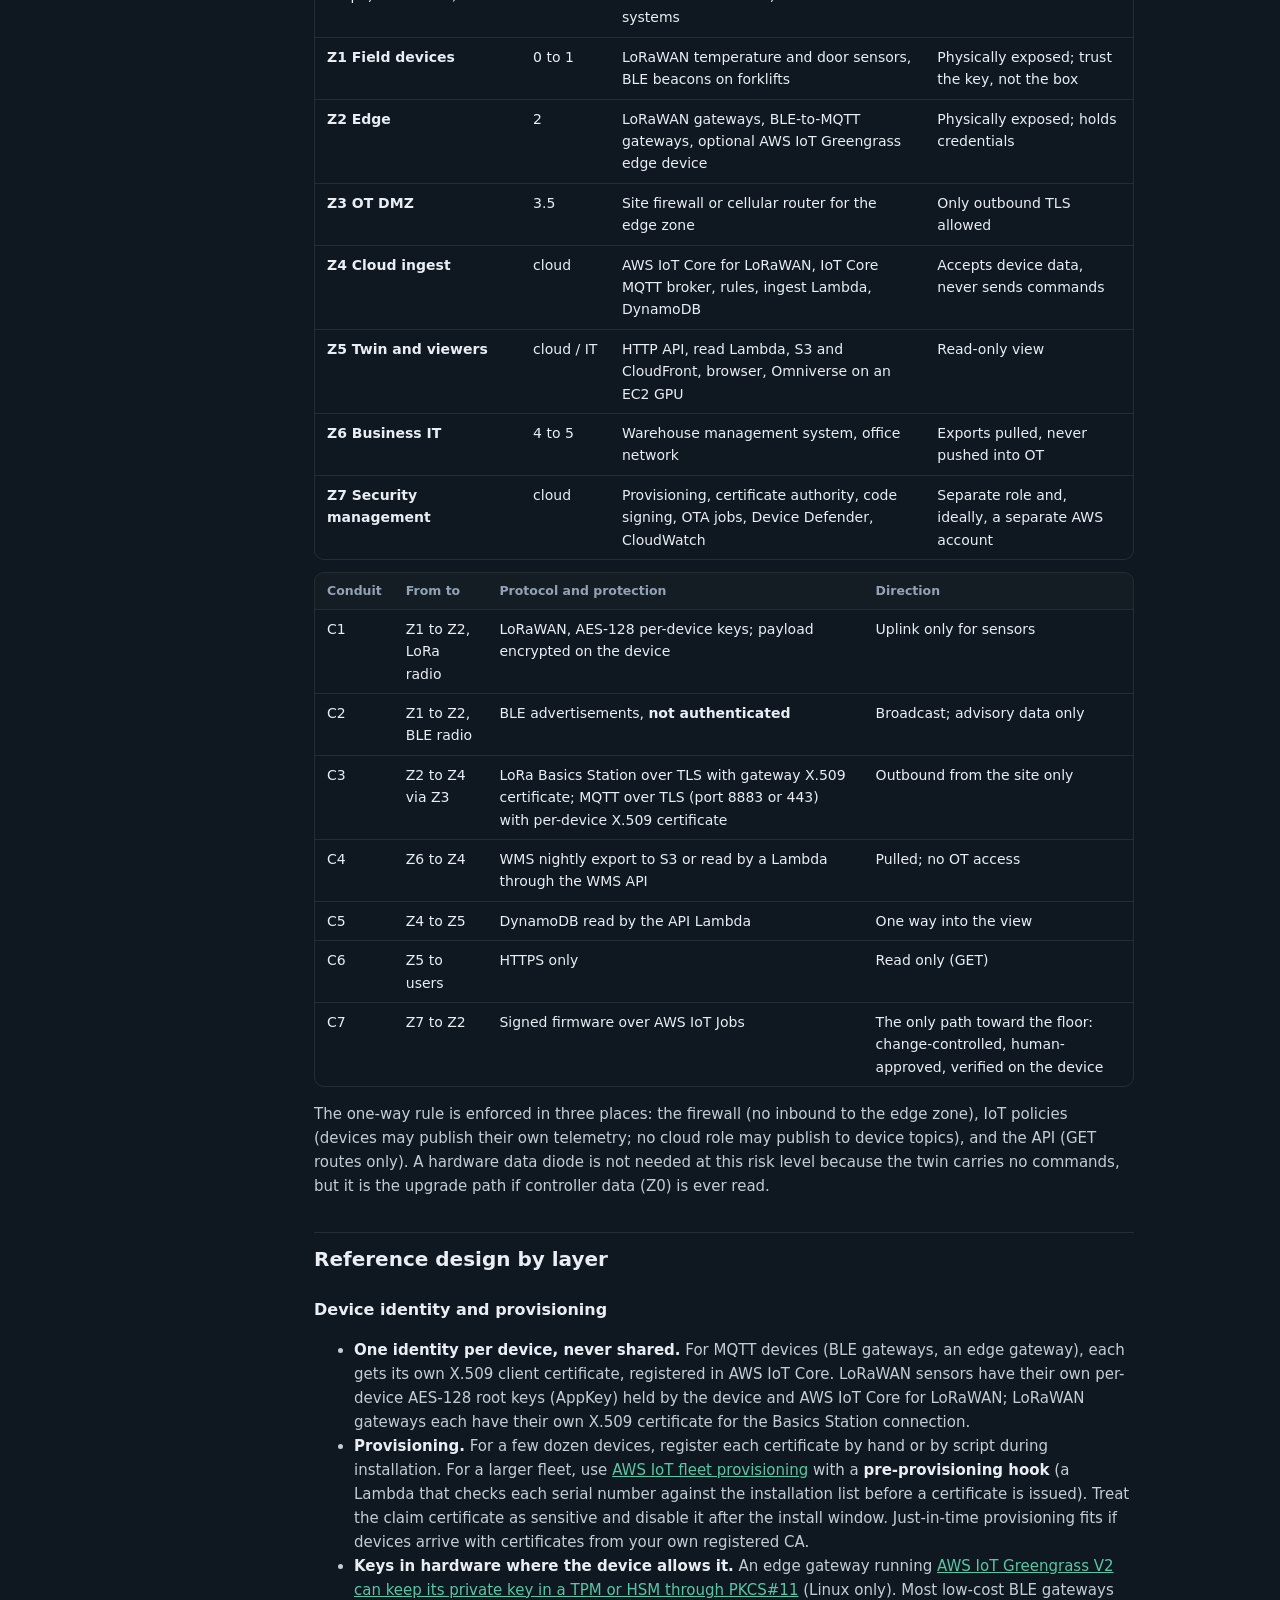
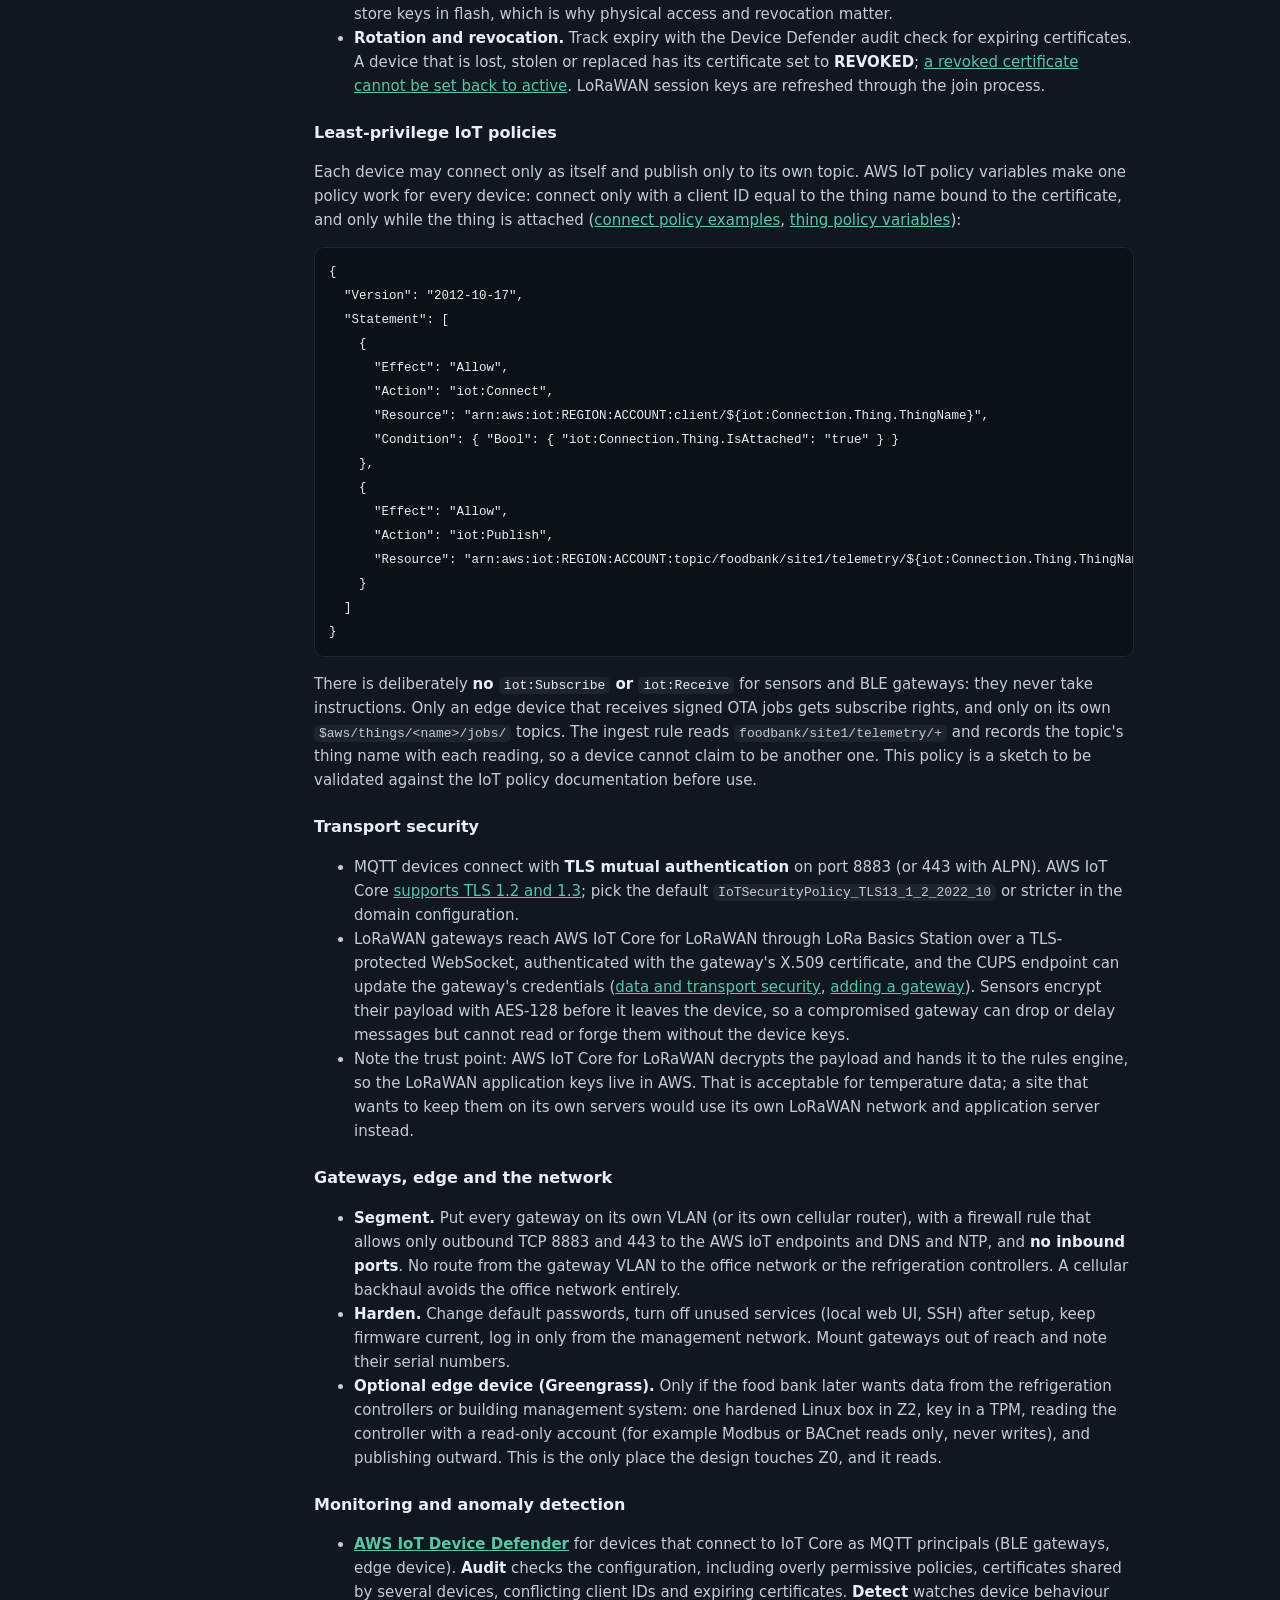
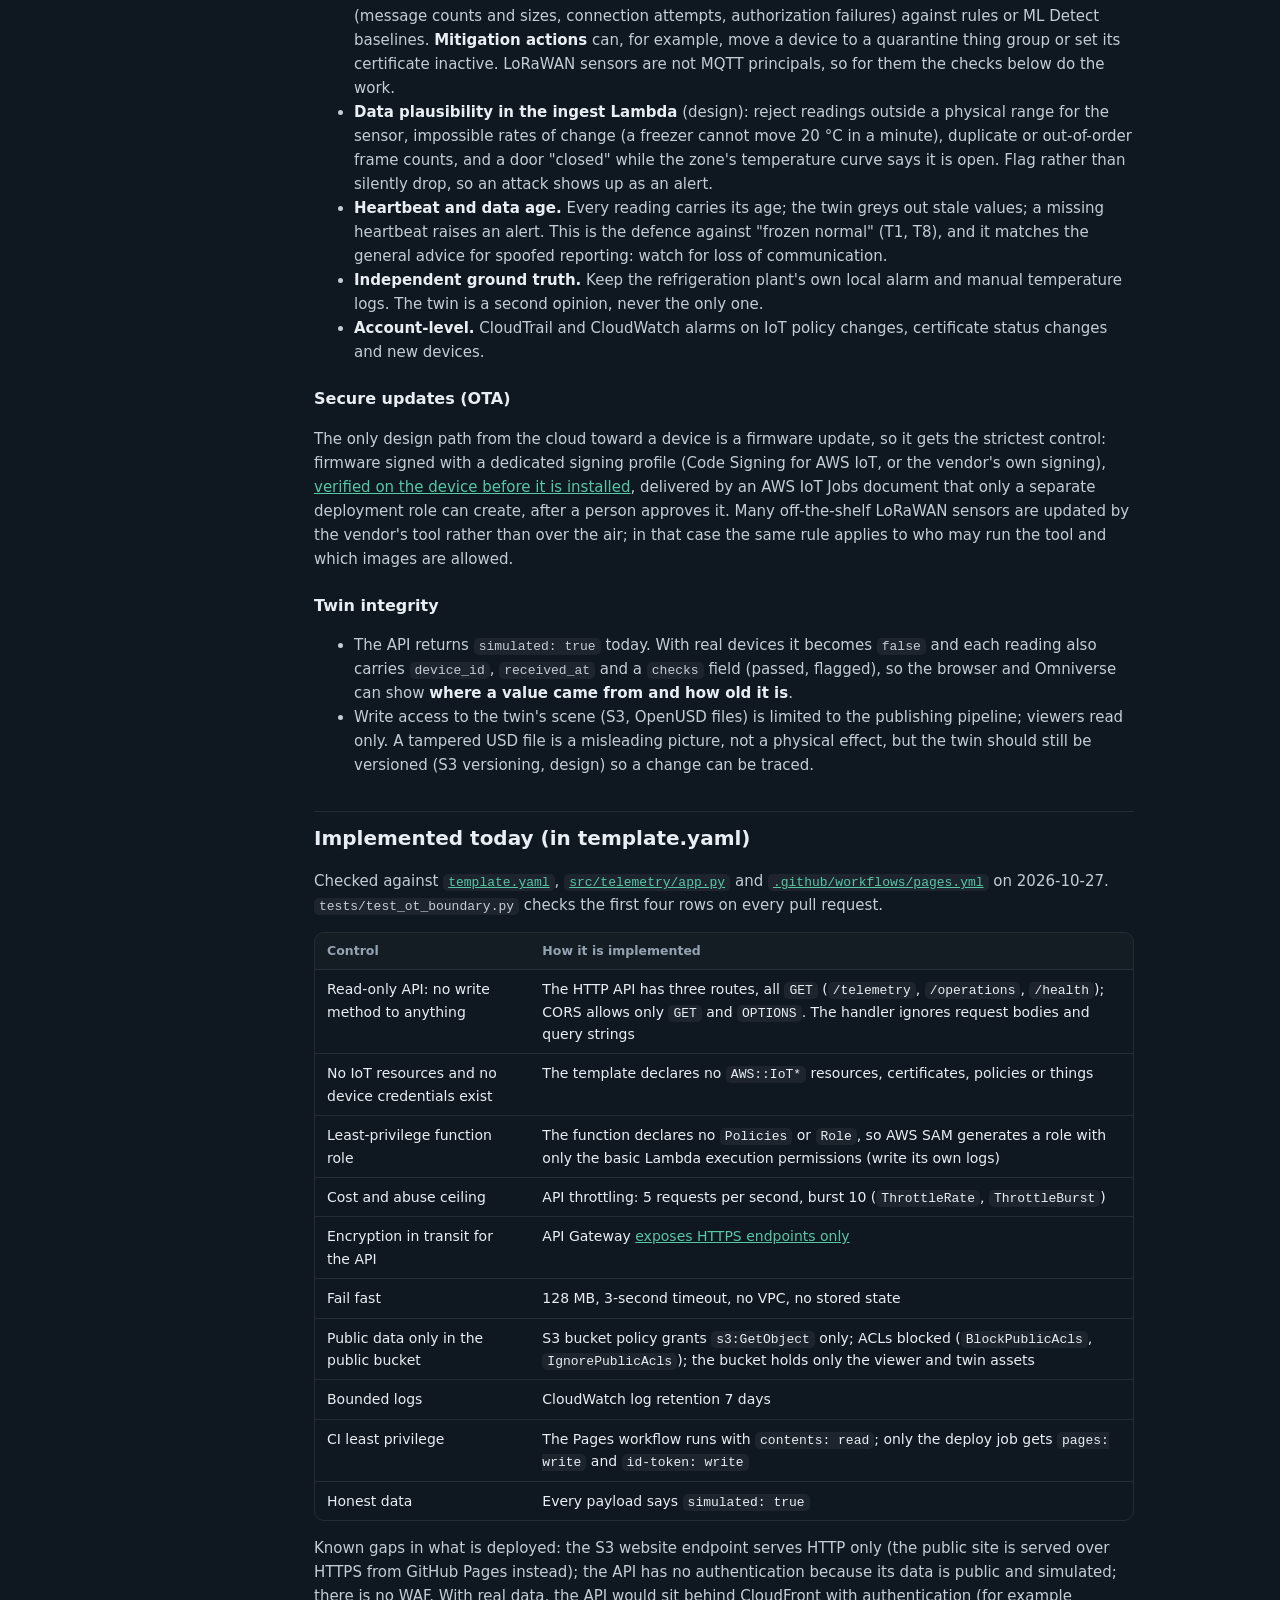
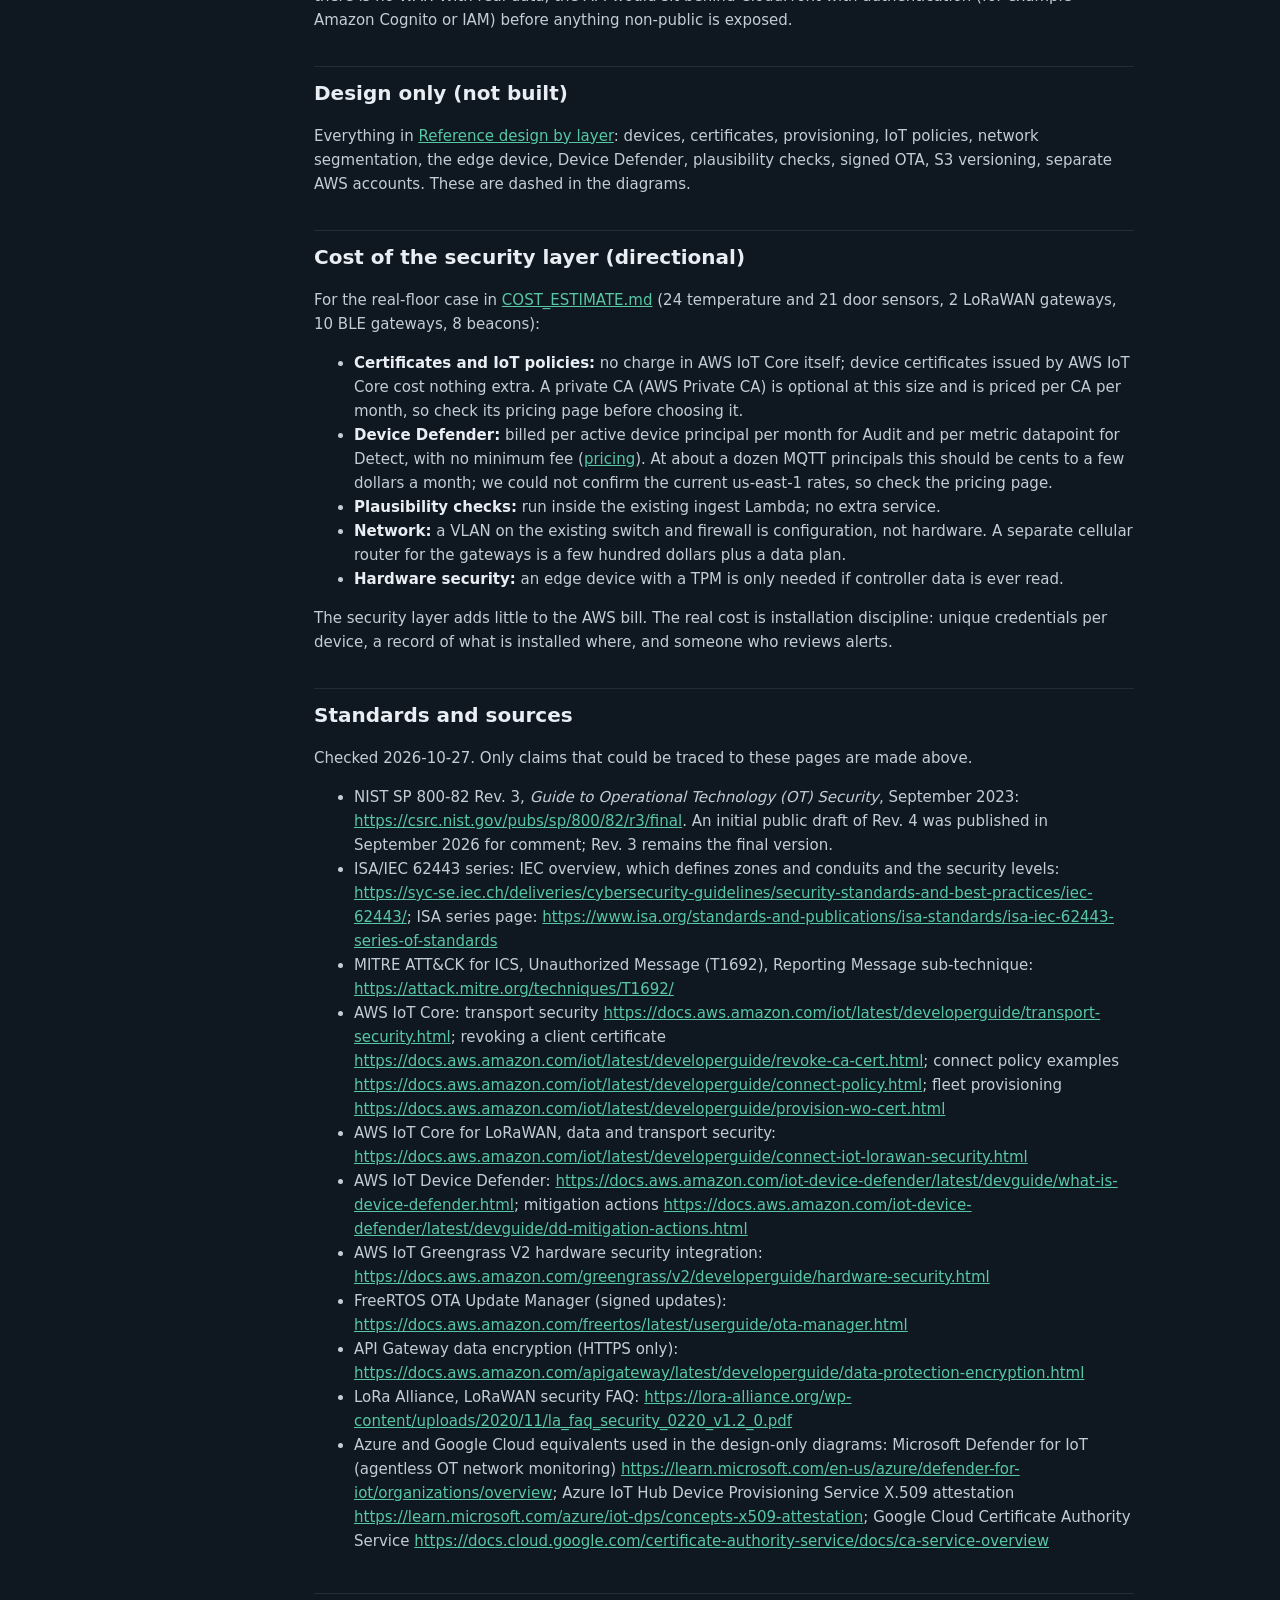
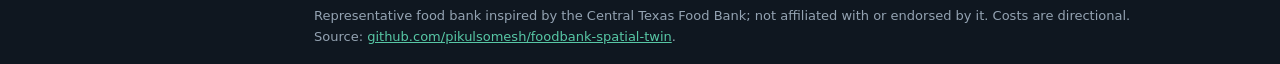
<file: public/wiki/security.html>
<!doctype html>
<html lang="en">
<head>
<meta charset="utf-8">
<meta name="viewport" content="width=device-width,initial-scale=1,viewport-fit=cover">
<title>OT Security</title>
<meta name="description" content="Threat model and reference design for the sensors, gateways and data path that feed the twin: zones, conduits, device identity, read-only twin.">
<meta name="theme-color" content="#0f1720">
<link rel="icon" href="data:image/svg+xml,%3Csvg xmlns='http://www.w3.org/2000/svg' viewBox='0 0 32 32'%3E%3Crect width='32' height='32' rx='7' fill='%230f1720'/%3E%3Cpath d='M6 24V13l10-6 10 6v11h-5v-7H11v7z' fill='%2357c7a5'/%3E%3C/svg%3E">
<link rel="stylesheet" href="wiki.css">
</head>
<body>
<!-- Generated page of the docs wiki; the engineering guides in docs/ hold the full detail. -->
<header class="top">
  <a class="brand" href="index.html"><i class="logo" aria-hidden="true"></i><span><b>Twin Docs</b><span>Video to world model to Blender to Omniverse</span></span></a>
  <div class="pills">
    <a class="pill" href="../">3D twin</a>
    <a class="pill" href="../operations.html">Operations</a>
    <a class="pill" href="https://github.com/pikulsomesh/foodbank-spatial-twin">GitHub</a>
  </div>
</header>
<div class="layout">
<nav class="side" aria-label="Docs"><ol><li><a href="index.html">Overview</a></li><li><a href="pipeline.html">Pipeline</a></li><li><a href="architecture.html">Architecture</a></li><li><a href="security.html" aria-current="page">OT security</a></li><li><a href="data.html">Data on AWS</a></li><li><a href="visualize.html">Visualize</a></li><li><a href="omniverse.html">Omniverse learnings</a></li><li><a href="run.html">Run it</a></li><li><a href="cost.html">Cost</a></li><li><a href="provenance.html">Provenance</a></li></ol></nav>
<article>
<h1>OT security for sensors, gateways and the twin</h1>
<p class="lede">The twin watches the floor; it never drives it. Device identity, zones and a one-way data path keep it that way.</p>
<p>Most digital-twin security write-ups stop at the IT layer: the API, the website, the cloud account. The harder part of a real deployment is the <strong>operational technology (OT)</strong> underneath it: battery sensors in freezers, radio gateways bolted to steel racking, beacons on forklifts, and the refrigeration and dock equipment that keeps food safe. This page is the threat model and reference design for that layer, and how it plugs into the three-step pipeline (video to twin, data on AWS, Omniverse or the browser).</p>
<div class="note warn">
<p><strong>What is real and what is design.</strong> The demo has <strong>no real devices</strong>. Its telemetry is simulated by one Lambda function behind an HTTP API (<code>simulated: true</code> in every payload). Only the controls listed under <a href="#implemented-today-in-templateyaml">Implemented today</a> exist in <a href="https://github.com/pikulsomesh/foodbank-spatial-twin/blob/main/template.yaml"><code>template.yaml</code></a> and the CI workflow. Everything else on this page is a <strong>design</strong>, not built or tested. In the architecture diagrams, solid borders are implemented and dashed borders are design only; trust boundaries are drawn as red dashed lines. Costs are directional, from public list prices and what one individual AWS account could access.</p>
</div>
<figure><img src="img/arch_aws.png" alt="AWS architecture with OT zones, the OT DMZ and trust boundaries" loading="lazy"><figcaption>OT zones and trust boundaries on the AWS reference architecture. Solid: implemented; dashed: design only; red dashed: trust boundaries. <a href="https://github.com/pikulsomesh/foodbank-spatial-twin/blob/main/paper/diagrams/arch_aws.drawio">arch_aws.drawio</a></figcaption></figure>
<h2 id="the-principle-the-twin-watches-it-does-not-drive">The principle: the twin watches, it does not drive</h2>
<p>A food bank's process control already exists and already works: refrigeration controllers hold the freezer at temperature, dock door controllers open and close doors, forklift drivers move pallets. The twin adds <strong>monitoring</strong>: independent sensors, a picture of the building, and a view of what is happening.</p>
<p>The design keeps it that way:</p>
<ol>
<li><strong>No write path from the cloud to the floor.</strong> The twin's API only reads. No IoT policy lets a cloud principal publish to a device command topic; no Device Shadow desired state is used; nothing in AWS can change a setpoint, open a door or stop a truck. If the whole AWS account were taken over, an attacker could lie to the people looking at the twin, but could not warm a freezer.</li>
<li><strong>Add sensors, do not tap controllers.</strong> Temperature and door sensors are separate battery devices with their own radios, not connections into the refrigeration controller or building management system. The existing local alarms on the refrigeration plant stay in place and stay authoritative.</li>
<li><strong>If controller data is ever wanted, read it at the edge and push it out.</strong> An edge gateway in its own zone polls the controller read-only and publishes outward over TLS. Nothing inbound crosses into the plant network.</li>
</ol>
<p>This is the main way a twin changes the attack surface. A <strong>read-only twin</strong> adds a new place where data can be <strong>faked or stolen</strong> (integrity and confidentiality), but not a new way to <strong>change the physical process</strong>. A twin that sends commands back (closed loop, "what-if" pushed to the floor, remote setpoint changes) turns the cloud into part of the control system, and would need the full OT treatment for the cloud side too: safety review, change control and a much higher security level for that conduit. This project deliberately stays read-only.</p>
<h2 id="what-can-go-wrong-threat-model">What can go wrong (threat model)</h2>
<p>The assets that matter, in order: <strong>food safety</strong> (product held at the right temperature), <strong>people</strong> (forklift traffic, dock doors), <strong>operational continuity</strong> (alerts reach staff), then <strong>data</strong> (inventory and location history).</p>
<div class="table-wrap"><table>
<thead>
<tr>
<th>#</th>
<th>Threat</th>
<th>Where</th>
<th>Consequence for a food bank</th>
<th>Main controls</th>
</tr>
</thead>
<tbody>
<tr>
<td>T1</td>
<td><strong>Spoofed "all normal" readings</strong> hide a real freezer failure</td>
<td>Sensor radio, gateway, MQTT, ingest</td>
<td>Spoiled product discarded or, worse, distributed</td>
<td>Per-device identity and keys, frame counters, plausibility checks, heartbeat-loss alarms, the refrigeration plant's own local alarm kept independent</td>
</tr>
<tr>
<td>T2</td>
<td><strong>False alarms</strong> flood staff</td>
<td>Same</td>
<td>Alarm fatigue, real excursion ignored</td>
<td>Same, plus rate limits on alerts and cross-sensor correlation</td>
</tr>
<tr>
<td>T3</td>
<td><strong>Cloned or stolen device credential</strong></td>
<td>A sensor or gateway taken off the wall</td>
<td>Attacker injects data as a trusted device</td>
<td>Unique per-device certificate or key, revocation, Device Defender audit for shared certificates and conflicting client IDs</td>
</tr>
<tr>
<td>T4</td>
<td><strong>Compromised gateway</strong> used to pivot into office IT or the plant network</td>
<td>LoRaWAN or BLE gateway on the floor</td>
<td>Ransomware or worse reaches systems that control things</td>
<td>Gateways on their own VLAN or cellular backhaul, outbound only, no inbound ports, no route to the plant or office networks</td>
</tr>
<tr>
<td>T5</td>
<td><strong>Malicious firmware update</strong></td>
<td>OTA path</td>
<td>Every device of a model compromised at once</td>
<td>Signed firmware verified on the device, update job started by a separate role with human approval</td>
</tr>
<tr>
<td>T6</td>
<td><strong>Cloud account takeover</strong></td>
<td>AWS</td>
<td>Twin lies, data leaks; no physical effect while the twin is read-only</td>
<td>No write path to the floor, least-privilege IAM, separate accounts, logging</td>
</tr>
<tr>
<td>T7</td>
<td><strong>BLE beacon spoofing or replay</strong></td>
<td>Forklift beacons</td>
<td>Wrong truck location on the twin</td>
<td>Treat BLE zone location as advisory, never as a safety input; telematics with authenticated devices where location matters</td>
</tr>
<tr>
<td>T8</td>
<td><strong>Jamming or gateway outage</strong></td>
<td>Radio, uplink</td>
<td>Twin goes stale while looking current</td>
<td>Show data age on every value, alarm on missing heartbeats, keep local alarms</td>
</tr>
<tr>
<td>T9</td>
<td><strong>Over-permissive IoT policy</strong> (any device can publish anywhere)</td>
<td>IoT Core</td>
<td>One device can forge readings for all others</td>
<td>Policy variables tie each certificate to its own topics; Device Defender audit flags overly permissive policies</td>
</tr>
</tbody>
</table></div>
<p>MITRE ATT&amp;CK for ICS describes T1 and T2 as adversary techniques: falsified reporting messages that hide the real process state or distract operators (<a href="https://attack.mitre.org/techniques/T1692/"><em>Unauthorized Message</em>, T1692, sub-technique T1692.002 Reporting Message</a>). The defence used here follows the same idea: watch for loss of communication and compare reports against independent data.</p>
<h2 id="zones-and-conduits">Zones and conduits</h2>
<p>The reference design splits the system into zones with a defined conduit between each pair, the model used by the ISA/IEC 62443 series (62443-3-2 partitions a system into zones and conduits and sets a target security level for each). It also lines up with the Purdue levels used in NIST SP 800-82 Rev. 3 to describe a segmented OT network. The security levels below are a reasoned target for a food bank, not an assessment carried out under the standard.</p>
<div class="table-wrap"><table>
<thead>
<tr>
<th>Zone</th>
<th>Purdue level</th>
<th>Contents</th>
<th>Trust</th>
</tr>
</thead>
<tbody>
<tr>
<td><strong>Z0 Plant control</strong> (out of scope, untouched)</td>
<td>0 to 2</td>
<td>Refrigeration controllers, compressors, dock door controllers, fire and access systems</td>
<td>Not connected to the twin at all</td>
</tr>
<tr>
<td><strong>Z1 Field devices</strong></td>
<td>0 to 1</td>
<td>LoRaWAN temperature and door sensors, BLE beacons on forklifts</td>
<td>Physically exposed; trust the key, not the box</td>
</tr>
<tr>
<td><strong>Z2 Edge</strong></td>
<td>2</td>
<td>LoRaWAN gateways, BLE-to-MQTT gateways, optional AWS IoT Greengrass edge device</td>
<td>Physically exposed; holds credentials</td>
</tr>
<tr>
<td><strong>Z3 OT DMZ</strong></td>
<td>3.5</td>
<td>Site firewall or cellular router for the edge zone</td>
<td>Only outbound TLS allowed</td>
</tr>
<tr>
<td><strong>Z4 Cloud ingest</strong></td>
<td>cloud</td>
<td>AWS IoT Core for LoRaWAN, IoT Core MQTT broker, rules, ingest Lambda, DynamoDB</td>
<td>Accepts device data, never sends commands</td>
</tr>
<tr>
<td><strong>Z5 Twin and viewers</strong></td>
<td>cloud / IT</td>
<td>HTTP API, read Lambda, S3 and CloudFront, browser, Omniverse on an EC2 GPU</td>
<td>Read-only view</td>
</tr>
<tr>
<td><strong>Z6 Business IT</strong></td>
<td>4 to 5</td>
<td>Warehouse management system, office network</td>
<td>Exports pulled, never pushed into OT</td>
</tr>
<tr>
<td><strong>Z7 Security management</strong></td>
<td>cloud</td>
<td>Provisioning, certificate authority, code signing, OTA jobs, Device Defender, CloudWatch</td>
<td>Separate role and, ideally, a separate AWS account</td>
</tr>
</tbody>
</table></div>
<div class="table-wrap"><table>
<thead>
<tr>
<th>Conduit</th>
<th>From to</th>
<th>Protocol and protection</th>
<th>Direction</th>
</tr>
</thead>
<tbody>
<tr>
<td>C1</td>
<td>Z1 to Z2, LoRa radio</td>
<td>LoRaWAN, AES-128 per-device keys; payload encrypted on the device</td>
<td>Uplink only for sensors</td>
</tr>
<tr>
<td>C2</td>
<td>Z1 to Z2, BLE radio</td>
<td>BLE advertisements, <strong>not authenticated</strong></td>
<td>Broadcast; advisory data only</td>
</tr>
<tr>
<td>C3</td>
<td>Z2 to Z4 via Z3</td>
<td>LoRa Basics Station over TLS with gateway X.509 certificate; MQTT over TLS (port 8883 or 443) with per-device X.509 certificate</td>
<td>Outbound from the site only</td>
</tr>
<tr>
<td>C4</td>
<td>Z6 to Z4</td>
<td>WMS nightly export to S3 or read by a Lambda through the WMS API</td>
<td>Pulled; no OT access</td>
</tr>
<tr>
<td>C5</td>
<td>Z4 to Z5</td>
<td>DynamoDB read by the API Lambda</td>
<td>One way into the view</td>
</tr>
<tr>
<td>C6</td>
<td>Z5 to users</td>
<td>HTTPS only</td>
<td>Read only (GET)</td>
</tr>
<tr>
<td>C7</td>
<td>Z7 to Z2</td>
<td>Signed firmware over AWS IoT Jobs</td>
<td>The only path toward the floor: change-controlled, human-approved, verified on the device</td>
</tr>
</tbody>
</table></div>
<p>The one-way rule is enforced in three places: the firewall (no inbound to the edge zone), IoT policies (devices may publish their own telemetry; no cloud role may publish to device topics), and the API (GET routes only). A hardware data diode is not needed at this risk level because the twin carries no commands, but it is the upgrade path if controller data (Z0) is ever read.</p>
<h2 id="reference-design-by-layer">Reference design by layer</h2>
<h3 id="device-identity-and-provisioning">Device identity and provisioning</h3>
<ul>
<li><strong>One identity per device, never shared.</strong> For MQTT devices (BLE gateways, an edge gateway), each gets its own X.509 client certificate, registered in AWS IoT Core. LoRaWAN sensors have their own per-device AES-128 root keys (AppKey) held by the device and AWS IoT Core for LoRaWAN; LoRaWAN gateways each have their own X.509 certificate for the Basics Station connection.</li>
<li><strong>Provisioning.</strong> For a few dozen devices, register each certificate by hand or by script during installation. For a larger fleet, use <a href="https://docs.aws.amazon.com/iot/latest/developerguide/provision-wo-cert.html">AWS IoT fleet provisioning</a> with a <strong>pre-provisioning hook</strong> (a Lambda that checks each serial number against the installation list before a certificate is issued). Treat the claim certificate as sensitive and disable it after the install window. Just-in-time provisioning fits if devices arrive with certificates from your own registered CA.</li>
<li><strong>Keys in hardware where the device allows it.</strong> An edge gateway running <a href="https://docs.aws.amazon.com/greengrass/v2/developerguide/hardware-security.html">AWS IoT Greengrass V2 can keep its private key in a TPM or HSM through PKCS#11</a> (Linux only). Most low-cost BLE gateways store keys in flash, which is why physical access and revocation matter.</li>
<li><strong>Rotation and revocation.</strong> Track expiry with the Device Defender audit check for expiring certificates. A device that is lost, stolen or replaced has its certificate set to <strong>REVOKED</strong>; <a href="https://docs.aws.amazon.com/iot/latest/developerguide/revoke-ca-cert.html">a revoked certificate cannot be set back to active</a>. LoRaWAN session keys are refreshed through the join process.</li>
</ul>
<h3 id="least-privilege-iot-policies">Least-privilege IoT policies</h3>
<p>Each device may connect only as itself and publish only to its own topic. AWS IoT policy variables make one policy work for every device: connect only with a client ID equal to the thing name bound to the certificate, and only while the thing is attached (<a href="https://docs.aws.amazon.com/iot/latest/developerguide/connect-policy.html">connect policy examples</a>, <a href="https://docs.aws.amazon.com/iot/latest/developerguide/thing-policy-variables.html">thing policy variables</a>):</p>
<pre><code class="language-json">{
  &quot;Version&quot;: &quot;2012-10-17&quot;,
  &quot;Statement&quot;: [
    {
      &quot;Effect&quot;: &quot;Allow&quot;,
      &quot;Action&quot;: &quot;iot:Connect&quot;,
      &quot;Resource&quot;: &quot;arn:aws:iot:REGION:ACCOUNT:client/${iot:Connection.Thing.ThingName}&quot;,
      &quot;Condition&quot;: { &quot;Bool&quot;: { &quot;iot:Connection.Thing.IsAttached&quot;: &quot;true&quot; } }
    },
    {
      &quot;Effect&quot;: &quot;Allow&quot;,
      &quot;Action&quot;: &quot;iot:Publish&quot;,
      &quot;Resource&quot;: &quot;arn:aws:iot:REGION:ACCOUNT:topic/foodbank/site1/telemetry/${iot:Connection.Thing.ThingName}&quot;
    }
  ]
}
</code></pre>
<p>There is deliberately <strong>no <code>iot:Subscribe</code> or <code>iot:Receive</code></strong> for sensors and BLE gateways: they never take instructions. Only an edge device that receives signed OTA jobs gets subscribe rights, and only on its own <code>$aws/things/&lt;name&gt;/jobs/</code> topics. The ingest rule reads <code>foodbank/site1/telemetry/+</code> and records the topic's thing name with each reading, so a device cannot claim to be another one. This policy is a sketch to be validated against the IoT policy documentation before use.</p>
<h3 id="transport-security">Transport security</h3>
<ul>
<li>MQTT devices connect with <strong>TLS mutual authentication</strong> on port 8883 (or 443 with ALPN). AWS IoT Core <a href="https://docs.aws.amazon.com/iot/latest/developerguide/transport-security.html">supports TLS 1.2 and 1.3</a>; pick the default <code>IoTSecurityPolicy_TLS13_1_2_2022_10</code> or stricter in the domain configuration.</li>
<li>LoRaWAN gateways reach AWS IoT Core for LoRaWAN through LoRa Basics Station over a TLS-protected WebSocket, authenticated with the gateway's X.509 certificate, and the CUPS endpoint can update the gateway's credentials (<a href="https://docs.aws.amazon.com/iot/latest/developerguide/connect-iot-lorawan-security.html">data and transport security</a>, <a href="https://docs.aws.amazon.com/iot-wireless/latest/developerguide/lorawan-onboard-gateway-add.html">adding a gateway</a>). Sensors encrypt their payload with AES-128 before it leaves the device, so a compromised gateway can drop or delay messages but cannot read or forge them without the device keys.</li>
<li>Note the trust point: AWS IoT Core for LoRaWAN decrypts the payload and hands it to the rules engine, so the LoRaWAN application keys live in AWS. That is acceptable for temperature data; a site that wants to keep them on its own servers would use its own LoRaWAN network and application server instead.</li>
</ul>
<h3 id="gateways-edge-and-the-network">Gateways, edge and the network</h3>
<ul>
<li><strong>Segment.</strong> Put every gateway on its own VLAN (or its own cellular router), with a firewall rule that allows only outbound TCP 8883 and 443 to the AWS IoT endpoints and DNS and NTP, and <strong>no inbound ports</strong>. No route from the gateway VLAN to the office network or the refrigeration controllers. A cellular backhaul avoids the office network entirely.</li>
<li><strong>Harden.</strong> Change default passwords, turn off unused services (local web UI, SSH) after setup, keep firmware current, log in only from the management network. Mount gateways out of reach and note their serial numbers.</li>
<li><strong>Optional edge device (Greengrass).</strong> Only if the food bank later wants data from the refrigeration controllers or building management system: one hardened Linux box in Z2, key in a TPM, reading the controller with a read-only account (for example Modbus or BACnet reads only, never writes), and publishing outward. This is the only place the design touches Z0, and it reads.</li>
</ul>
<h3 id="monitoring-and-anomaly-detection">Monitoring and anomaly detection</h3>
<ul>
<li><strong><a href="https://docs.aws.amazon.com/iot-device-defender/latest/devguide/what-is-device-defender.html">AWS IoT Device Defender</a></strong> for devices that connect to IoT Core as MQTT principals (BLE gateways, edge device). <strong>Audit</strong> checks the configuration, including overly permissive policies, certificates shared by several devices, conflicting client IDs and expiring certificates. <strong>Detect</strong> watches device behaviour (message counts and sizes, connection attempts, authorization failures) against rules or ML Detect baselines. <strong>Mitigation actions</strong> can, for example, move a device to a quarantine thing group or set its certificate inactive. LoRaWAN sensors are not MQTT principals, so for them the checks below do the work.</li>
<li><strong>Data plausibility in the ingest Lambda</strong> (design): reject readings outside a physical range for the sensor, impossible rates of change (a freezer cannot move 20 °C in a minute), duplicate or out-of-order frame counts, and a door "closed" while the zone's temperature curve says it is open. Flag rather than silently drop, so an attack shows up as an alert.</li>
<li><strong>Heartbeat and data age.</strong> Every reading carries its age; the twin greys out stale values; a missing heartbeat raises an alert. This is the defence against "frozen normal" (T1, T8), and it matches the general advice for spoofed reporting: watch for loss of communication.</li>
<li><strong>Independent ground truth.</strong> Keep the refrigeration plant's own local alarm and manual temperature logs. The twin is a second opinion, never the only one.</li>
<li><strong>Account-level.</strong> CloudTrail and CloudWatch alarms on IoT policy changes, certificate status changes and new devices.</li>
</ul>
<h3 id="secure-updates-ota">Secure updates (OTA)</h3>
<p>The only design path from the cloud toward a device is a firmware update, so it gets the strictest control: firmware signed with a dedicated signing profile (Code Signing for AWS IoT, or the vendor's own signing), <a href="https://docs.aws.amazon.com/freertos/latest/userguide/ota-manager.html">verified on the device before it is installed</a>, delivered by an AWS IoT Jobs document that only a separate deployment role can create, after a person approves it. Many off-the-shelf LoRaWAN sensors are updated by the vendor's tool rather than over the air; in that case the same rule applies to who may run the tool and which images are allowed.</p>
<h3 id="twin-integrity">Twin integrity</h3>
<ul>
<li>The API returns <code>simulated: true</code> today. With real devices it becomes <code>false</code> and each reading also carries <code>device_id</code>, <code>received_at</code> and a <code>checks</code> field (passed, flagged), so the browser and Omniverse can show <strong>where a value came from and how old it is</strong>.</li>
<li>Write access to the twin's scene (S3, OpenUSD files) is limited to the publishing pipeline; viewers read only. A tampered USD file is a misleading picture, not a physical effect, but the twin should still be versioned (S3 versioning, design) so a change can be traced.</li>
</ul>
<h2 id="implemented-today-in-templateyaml">Implemented today (in template.yaml)</h2>
<p>Checked against <a href="https://github.com/pikulsomesh/foodbank-spatial-twin/blob/main/template.yaml"><code>template.yaml</code></a>, <a href="https://github.com/pikulsomesh/foodbank-spatial-twin/blob/main/src/telemetry/app.py"><code>src/telemetry/app.py</code></a> and <a href="https://github.com/pikulsomesh/foodbank-spatial-twin/blob/main/.github/workflows/pages.yml"><code>.github/workflows/pages.yml</code></a> on 2026-10-27. <code>tests/test_ot_boundary.py</code> checks the first four rows on every pull request.</p>
<div class="table-wrap"><table>
<thead>
<tr>
<th>Control</th>
<th>How it is implemented</th>
</tr>
</thead>
<tbody>
<tr>
<td>Read-only API: no write method to anything</td>
<td>The HTTP API has three routes, all <code>GET</code> (<code>/telemetry</code>, <code>/operations</code>, <code>/health</code>); CORS allows only <code>GET</code> and <code>OPTIONS</code>. The handler ignores request bodies and query strings</td>
</tr>
<tr>
<td>No IoT resources and no device credentials exist</td>
<td>The template declares no <code>AWS::IoT*</code> resources, certificates, policies or things</td>
</tr>
<tr>
<td>Least-privilege function role</td>
<td>The function declares no <code>Policies</code> or <code>Role</code>, so AWS SAM generates a role with only the basic Lambda execution permissions (write its own logs)</td>
</tr>
<tr>
<td>Cost and abuse ceiling</td>
<td>API throttling: 5 requests per second, burst 10 (<code>ThrottleRate</code>, <code>ThrottleBurst</code>)</td>
</tr>
<tr>
<td>Encryption in transit for the API</td>
<td>API Gateway <a href="https://docs.aws.amazon.com/apigateway/latest/developerguide/data-protection-encryption.html">exposes HTTPS endpoints only</a></td>
</tr>
<tr>
<td>Fail fast</td>
<td>128 MB, 3-second timeout, no VPC, no stored state</td>
</tr>
<tr>
<td>Public data only in the public bucket</td>
<td>S3 bucket policy grants <code>s3:GetObject</code> only; ACLs blocked (<code>BlockPublicAcls</code>, <code>IgnorePublicAcls</code>); the bucket holds only the viewer and twin assets</td>
</tr>
<tr>
<td>Bounded logs</td>
<td>CloudWatch log retention 7 days</td>
</tr>
<tr>
<td>CI least privilege</td>
<td>The Pages workflow runs with <code>contents: read</code>; only the deploy job gets <code>pages: write</code> and <code>id-token: write</code></td>
</tr>
<tr>
<td>Honest data</td>
<td>Every payload says <code>simulated: true</code></td>
</tr>
</tbody>
</table></div>
<p>Known gaps in what is deployed: the S3 website endpoint serves HTTP only (the public site is served over HTTPS from GitHub Pages instead); the API has no authentication because its data is public and simulated; there is no WAF. With real data, the API would sit behind CloudFront with authentication (for example Amazon Cognito or IAM) before anything non-public is exposed.</p>
<h2 id="design-only-not-built">Design only (not built)</h2>
<p>Everything in <a href="#reference-design-by-layer">Reference design by layer</a>: devices, certificates, provisioning, IoT policies, network segmentation, the edge device, Device Defender, plausibility checks, signed OTA, S3 versioning, separate AWS accounts. These are dashed in the diagrams.</p>
<h2 id="cost-of-the-security-layer-directional">Cost of the security layer (directional)</h2>
<p>For the real-floor case in <a href="cost.html">COST_ESTIMATE.md</a> (24 temperature and 21 door sensors, 2 LoRaWAN gateways, 10 BLE gateways, 8 beacons):</p>
<ul>
<li><strong>Certificates and IoT policies:</strong> no charge in AWS IoT Core itself; device certificates issued by AWS IoT Core cost nothing extra. A private CA (AWS Private CA) is optional at this size and is priced per CA per month, so check its pricing page before choosing it.</li>
<li><strong>Device Defender:</strong> billed per active device principal per month for Audit and per metric datapoint for Detect, with no minimum fee (<a href="https://aws.amazon.com/iot-device-defender/pricing/">pricing</a>). At about a dozen MQTT principals this should be cents to a few dollars a month; we could not confirm the current us-east-1 rates, so check the pricing page.</li>
<li><strong>Plausibility checks:</strong> run inside the existing ingest Lambda; no extra service.</li>
<li><strong>Network:</strong> a VLAN on the existing switch and firewall is configuration, not hardware. A separate cellular router for the gateways is a few hundred dollars plus a data plan.</li>
<li><strong>Hardware security:</strong> an edge device with a TPM is only needed if controller data is ever read.</li>
</ul>
<p>The security layer adds little to the AWS bill. The real cost is installation discipline: unique credentials per device, a record of what is installed where, and someone who reviews alerts.</p>
<h2 id="standards-and-sources">Standards and sources</h2>
<p>Checked 2026-10-27. Only claims that could be traced to these pages are made above.</p>
<ul>
<li>NIST SP 800-82 Rev. 3, <em>Guide to Operational Technology (OT) Security</em>, September 2023: <a href="https://csrc.nist.gov/pubs/sp/800/82/r3/final">https://csrc.nist.gov/pubs/sp/800/82/r3/final</a>. An initial public draft of Rev. 4 was published in September 2026 for comment; Rev. 3 remains the final version.</li>
<li>ISA/IEC 62443 series: IEC overview, which defines zones and conduits and the security levels: <a href="https://syc-se.iec.ch/deliveries/cybersecurity-guidelines/security-standards-and-best-practices/iec-62443/">https://syc-se.iec.ch/deliveries/cybersecurity-guidelines/security-standards-and-best-practices/iec-62443/</a>; ISA series page: <a href="https://www.isa.org/standards-and-publications/isa-standards/isa-iec-62443-series-of-standards">https://www.isa.org/standards-and-publications/isa-standards/isa-iec-62443-series-of-standards</a></li>
<li>MITRE ATT&amp;CK for ICS, Unauthorized Message (T1692), Reporting Message sub-technique: <a href="https://attack.mitre.org/techniques/T1692/">https://attack.mitre.org/techniques/T1692/</a></li>
<li>AWS IoT Core: transport security <a href="https://docs.aws.amazon.com/iot/latest/developerguide/transport-security.html">https://docs.aws.amazon.com/iot/latest/developerguide/transport-security.html</a>; revoking a client certificate <a href="https://docs.aws.amazon.com/iot/latest/developerguide/revoke-ca-cert.html">https://docs.aws.amazon.com/iot/latest/developerguide/revoke-ca-cert.html</a>; connect policy examples <a href="https://docs.aws.amazon.com/iot/latest/developerguide/connect-policy.html">https://docs.aws.amazon.com/iot/latest/developerguide/connect-policy.html</a>; fleet provisioning <a href="https://docs.aws.amazon.com/iot/latest/developerguide/provision-wo-cert.html">https://docs.aws.amazon.com/iot/latest/developerguide/provision-wo-cert.html</a></li>
<li>AWS IoT Core for LoRaWAN, data and transport security: <a href="https://docs.aws.amazon.com/iot/latest/developerguide/connect-iot-lorawan-security.html">https://docs.aws.amazon.com/iot/latest/developerguide/connect-iot-lorawan-security.html</a></li>
<li>AWS IoT Device Defender: <a href="https://docs.aws.amazon.com/iot-device-defender/latest/devguide/what-is-device-defender.html">https://docs.aws.amazon.com/iot-device-defender/latest/devguide/what-is-device-defender.html</a>; mitigation actions <a href="https://docs.aws.amazon.com/iot-device-defender/latest/devguide/dd-mitigation-actions.html">https://docs.aws.amazon.com/iot-device-defender/latest/devguide/dd-mitigation-actions.html</a></li>
<li>AWS IoT Greengrass V2 hardware security integration: <a href="https://docs.aws.amazon.com/greengrass/v2/developerguide/hardware-security.html">https://docs.aws.amazon.com/greengrass/v2/developerguide/hardware-security.html</a></li>
<li>FreeRTOS OTA Update Manager (signed updates): <a href="https://docs.aws.amazon.com/freertos/latest/userguide/ota-manager.html">https://docs.aws.amazon.com/freertos/latest/userguide/ota-manager.html</a></li>
<li>API Gateway data encryption (HTTPS only): <a href="https://docs.aws.amazon.com/apigateway/latest/developerguide/data-protection-encryption.html">https://docs.aws.amazon.com/apigateway/latest/developerguide/data-protection-encryption.html</a></li>
<li>LoRa Alliance, LoRaWAN security FAQ: <a href="https://lora-alliance.org/wp-content/uploads/2020/11/la_faq_security_0220_v1.2_0.pdf">https://lora-alliance.org/wp-content/uploads/2020/11/la_faq_security_0220_v1.2_0.pdf</a></li>
<li>Azure and Google Cloud equivalents used in the design-only diagrams: Microsoft Defender for IoT (agentless OT network monitoring) <a href="https://learn.microsoft.com/en-us/azure/defender-for-iot/organizations/overview">https://learn.microsoft.com/en-us/azure/defender-for-iot/organizations/overview</a>; Azure IoT Hub Device Provisioning Service X.509 attestation <a href="https://learn.microsoft.com/azure/iot-dps/concepts-x509-attestation">https://learn.microsoft.com/azure/iot-dps/concepts-x509-attestation</a>; Google Cloud Certificate Authority Service <a href="https://docs.cloud.google.com/certificate-authority-service/docs/ca-service-overview">https://docs.cloud.google.com/certificate-authority-service/docs/ca-service-overview</a></li>
</ul>
<footer class="page">Representative food bank inspired by the Central Texas Food Bank; not affiliated with or endorsed by it. Costs are directional. Source: <a href="https://github.com/pikulsomesh/foodbank-spatial-twin">github.com/pikulsomesh/foodbank-spatial-twin</a>.</footer>
</article>
</div>
</body>
</html>
</file>
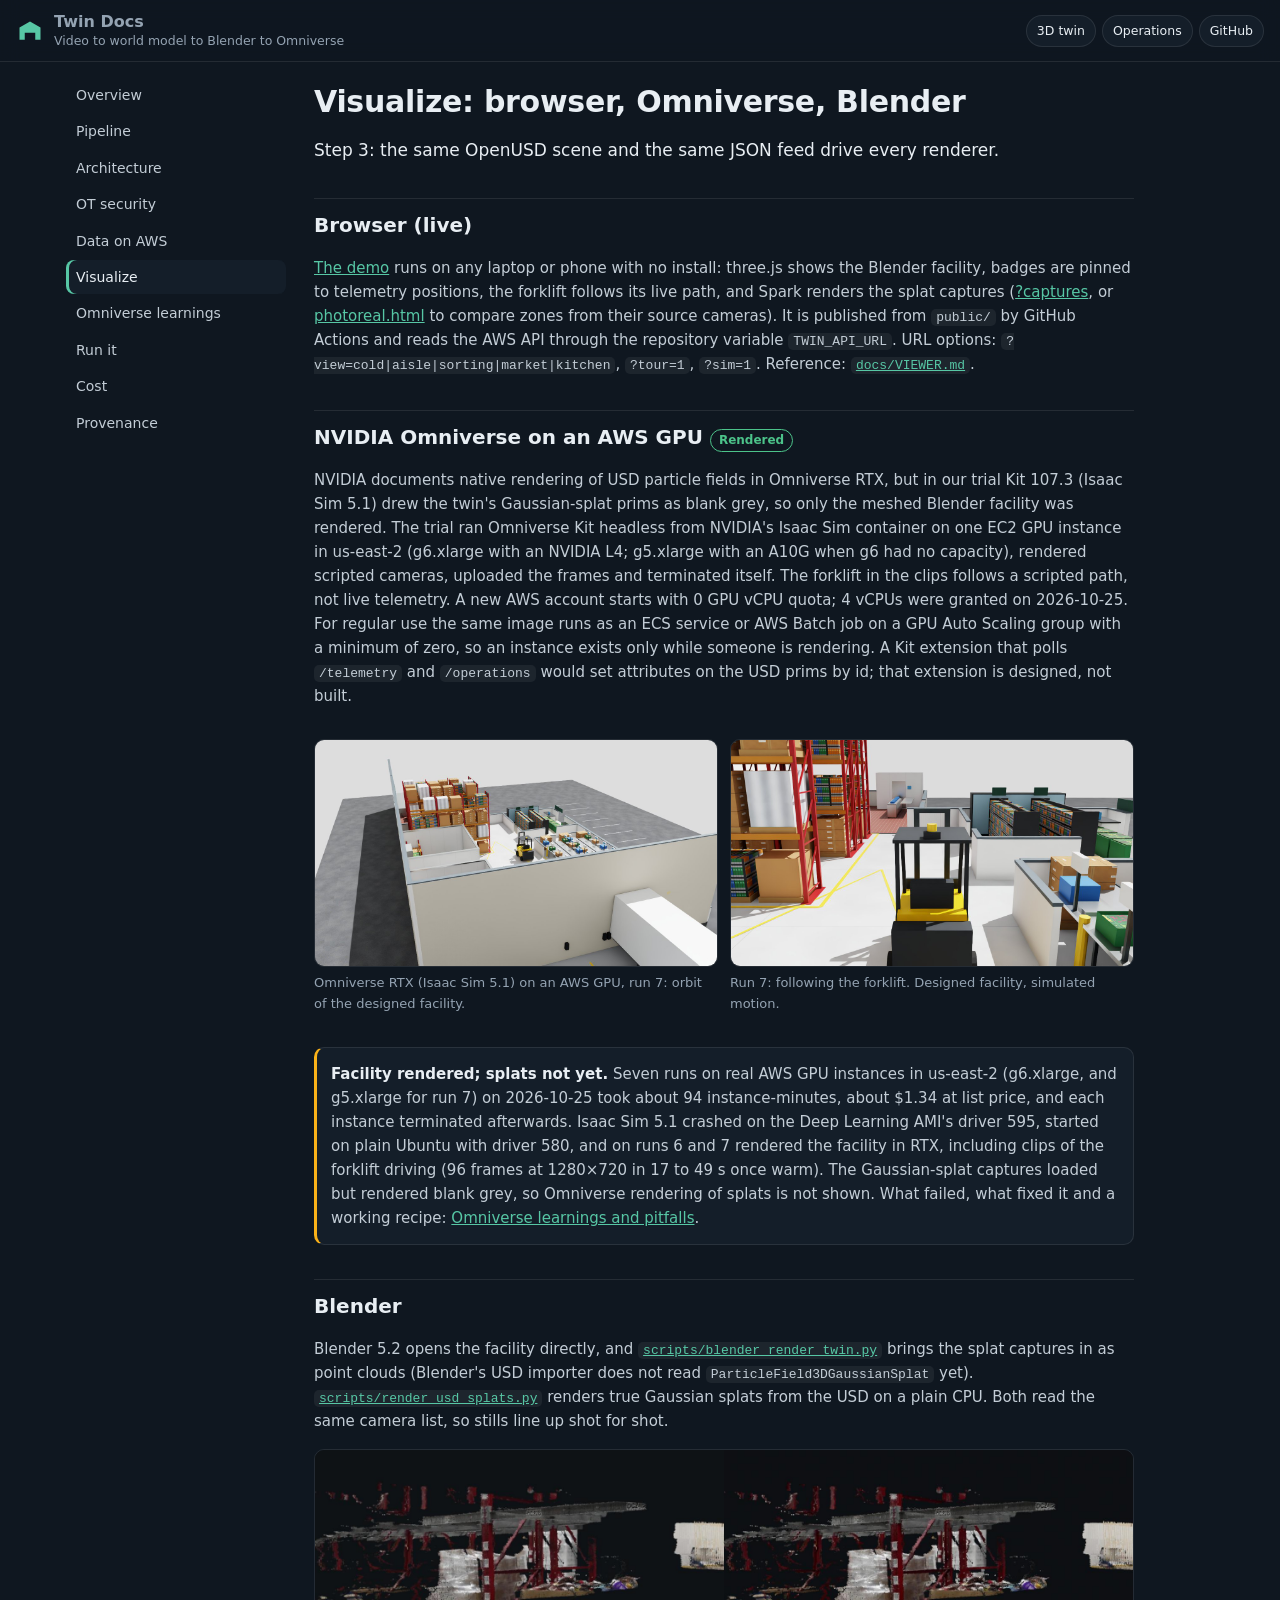
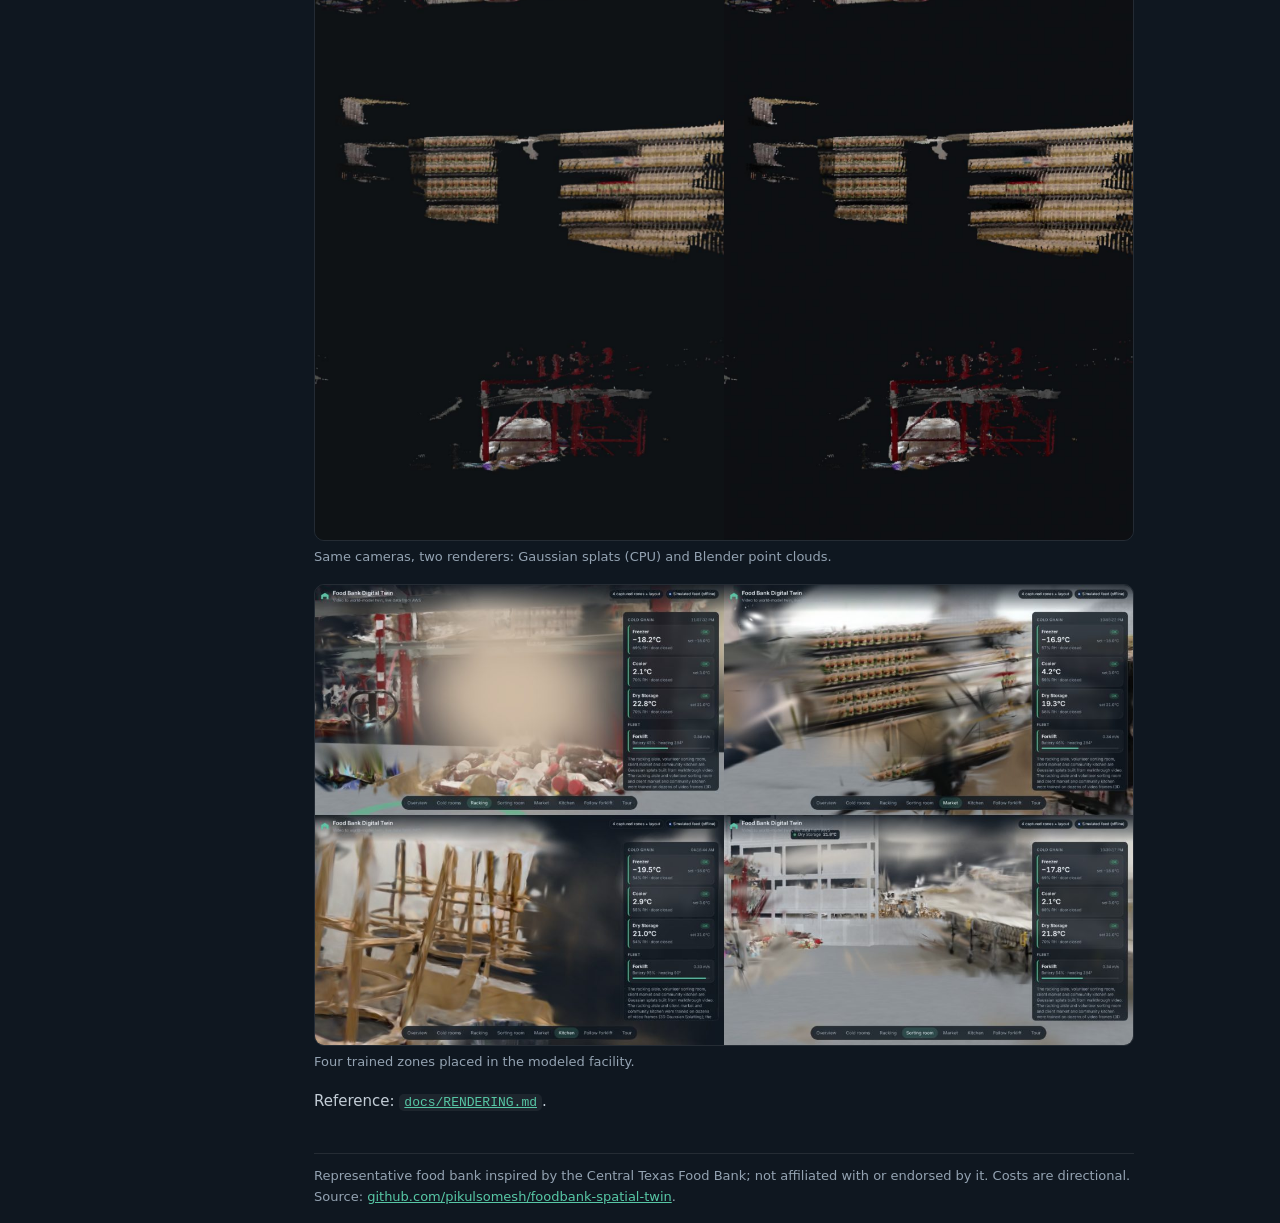
<file: public/wiki/visualize.html>
<!doctype html>
<html lang="en">
<head>
<meta charset="utf-8">
<meta name="viewport" content="width=device-width,initial-scale=1,viewport-fit=cover">
<title>Twin Renderers</title>
<meta name="description" content="Rendering the twin in the browser, in NVIDIA Omniverse on an AWS GPU, and in Blender.">
<meta name="theme-color" content="#0f1720">
<link rel="icon" href="data:image/svg+xml,%3Csvg xmlns='http://www.w3.org/2000/svg' viewBox='0 0 32 32'%3E%3Crect width='32' height='32' rx='7' fill='%230f1720'/%3E%3Cpath d='M6 24V13l10-6 10 6v11h-5v-7H11v7z' fill='%2357c7a5'/%3E%3C/svg%3E">
<link rel="stylesheet" href="wiki.css">
</head>
<body>
<!-- Generated page of the docs wiki; the engineering guides in docs/ hold the full detail. -->
<header class="top">
  <a class="brand" href="index.html"><i class="logo" aria-hidden="true"></i><span><b>Twin Docs</b><span>Video to world model to Blender to Omniverse</span></span></a>
  <div class="pills">
    <a class="pill" href="../">3D twin</a>
    <a class="pill" href="../operations.html">Operations</a>
    <a class="pill" href="https://github.com/pikulsomesh/foodbank-spatial-twin">GitHub</a>
  </div>
</header>
<div class="layout">
<nav class="side" aria-label="Docs"><ol><li><a href="index.html">Overview</a></li><li><a href="pipeline.html">Pipeline</a></li><li><a href="architecture.html">Architecture</a></li><li><a href="security.html">OT security</a></li><li><a href="data.html">Data on AWS</a></li><li><a href="visualize.html" aria-current="page">Visualize</a></li><li><a href="omniverse.html">Omniverse learnings</a></li><li><a href="run.html">Run it</a></li><li><a href="cost.html">Cost</a></li><li><a href="provenance.html">Provenance</a></li></ol></nav>
<article>
<h1>Visualize: browser, Omniverse, Blender</h1>
<p class="lede">Step 3: the same OpenUSD scene and the same JSON feed drive every renderer.</p>
<h2 id="browser">Browser (live)</h2>
<p><a href="../">The demo</a> runs on any laptop or phone with no install: three.js shows the Blender facility, badges are pinned to telemetry positions, the forklift follows its live path, and Spark renders the splat captures (<a href="../?captures">?captures</a>, or <a href="../photoreal.html">photoreal.html</a> to compare zones from their source cameras). It is published from <code>public/</code> by GitHub Actions and reads the AWS API through the repository variable <code>TWIN_API_URL</code>. URL options: <code>?view=cold|aisle|sorting|market|kitchen</code>, <code>?tour=1</code>, <code>?sim=1</code>. Reference: <a href="https://github.com/pikulsomesh/foodbank-spatial-twin/blob/main/docs/VIEWER.md"><code>docs/VIEWER.md</code></a>.</p>
<h2 id="omniverse">NVIDIA Omniverse on an AWS GPU <span class="tag live">Rendered</span></h2>
<p>NVIDIA documents native rendering of USD particle fields in Omniverse RTX, but in our trial Kit 107.3 (Isaac Sim 5.1) drew the twin's Gaussian-splat prims as blank grey, so only the meshed Blender facility was rendered. The trial ran Omniverse Kit headless from NVIDIA's Isaac Sim container on one EC2 GPU instance in us-east-2 (g6.xlarge with an NVIDIA L4; g5.xlarge with an A10G when g6 had no capacity), rendered scripted cameras, uploaded the frames and terminated itself. The forklift in the clips follows a scripted path, not live telemetry. A new AWS account starts with 0 GPU vCPU quota; 4 vCPUs were granted on 2026-10-25. For regular use the same image runs as an ECS service or AWS Batch job on a GPU Auto Scaling group with a minimum of zero, so an instance exists only while someone is rendering. A Kit extension that polls <code>/telemetry</code> and <code>/operations</code> would set attributes on the USD prims by id; that extension is designed, not built.</p>
<div class="two"><figure class="photo"><img src="img/omniverse_orbit.jpg" alt="The designed facility rendered by Omniverse RTX on an AWS GPU" loading="lazy"><figcaption>Omniverse RTX (Isaac Sim 5.1) on an AWS GPU, run 7: orbit of the designed facility.</figcaption></figure><figure class="photo"><img src="img/omniverse_forklift.jpg" alt="Omniverse RTX frame following the forklift through the racking aisle" loading="lazy"><figcaption>Run 7: following the forklift. Designed facility, simulated motion.</figcaption></figure></div>
<div class="note warn"><p><strong>Facility rendered; splats not yet.</strong> Seven runs on real AWS GPU instances in us-east-2 (g6.xlarge, and g5.xlarge for run 7) on 2026-10-25 took about 94 instance-minutes, about $1.34 at list price, and each instance terminated afterwards. Isaac Sim 5.1 crashed on the Deep Learning AMI's driver 595, started on plain Ubuntu with driver 580, and on runs 6 and 7 rendered the facility in RTX, including clips of the forklift driving (96 frames at 1280×720 in 17 to 49 s once warm). The Gaussian-splat captures loaded but rendered blank grey, so Omniverse rendering of splats is not shown. What failed, what fixed it and a working recipe: <a href="omniverse.html">Omniverse learnings and pitfalls</a>.</p></div>
<h2 id="blender">Blender</h2>
<p>Blender 5.2 opens the facility directly, and <a href="https://github.com/pikulsomesh/foodbank-spatial-twin/blob/main/scripts/blender_render_twin.py"><code>scripts/blender_render_twin.py</code></a> brings the splat captures in as point clouds (Blender's USD importer does not read <code>ParticleField3DGaussianSplat</code> yet). <a href="https://github.com/pikulsomesh/foodbank-spatial-twin/blob/main/scripts/render_usd_splats.py"><code>scripts/render_usd_splats.py</code></a> renders true Gaussian splats from the USD on a plain CPU. Both read the same camera list, so stills line up shot for shot.</p>
<figure class="photo"><img src="img/splat_vs_blender.jpg" alt="The same shots from the splat renderer and from Blender" loading="lazy"><figcaption>Same cameras, two renderers: Gaussian splats (CPU) and Blender point clouds.</figcaption></figure>
<figure class="photo"><img src="img/photoreal_four_zones.jpg" alt="Four trained zones placed in the modeled facility" loading="lazy"><figcaption>Four trained zones placed in the modeled facility.</figcaption></figure>
<p>Reference: <a href="https://github.com/pikulsomesh/foodbank-spatial-twin/blob/main/docs/RENDERING.md"><code>docs/RENDERING.md</code></a>.</p>
<footer class="page">Representative food bank inspired by the Central Texas Food Bank; not affiliated with or endorsed by it. Costs are directional. Source: <a href="https://github.com/pikulsomesh/foodbank-spatial-twin">github.com/pikulsomesh/foodbank-spatial-twin</a>.</footer>
</article>
</div>
</body>
</html>
</file>
<file: public/wiki/wiki.css>
/* Docs wiki. Same tokens as the viewer and the operations page. */
:root {
  --bg: #0f1720;
  --card: #141e29;
  --line: rgba(255, 255, 255, 0.09);
  --text: #e8eef3;
  --text-2: #c3cdd6;
  --muted: #94a3b2;
  --accent: #57c7a5;
  --live: #4cc38a;
  --pending: #fab219;
  --design: #7aa7ff;
  --radius: 12px;
  color-scheme: dark;
}
* { box-sizing: border-box; }
html { -webkit-text-size-adjust: 100%; scroll-padding-top: 72px; }
body { margin: 0; background: var(--bg); color: var(--text);
  font: 15px/1.6 system-ui, -apple-system, "Segoe UI", Roboto, sans-serif; -webkit-font-smoothing: antialiased; }
a { color: var(--accent); }
code { font: 13px ui-monospace, SFMono-Regular, Menlo, monospace; background: rgba(255,255,255,.06); padding: 1px 5px; border-radius: 5px; overflow-wrap: anywhere; }
pre { background: #0b1118; border: 1px solid var(--line); border-radius: 10px; padding: 12px 14px; overflow-x: auto; }
pre code { background: none; padding: 0; font-size: 12.5px; line-height: 1.5; overflow-wrap: normal; }

.top { position: sticky; top: 0; z-index: 5; display: flex; justify-content: space-between; align-items: center; gap: 12px; flex-wrap: wrap;
  padding: max(12px, env(safe-area-inset-top)) 16px 12px; background: rgba(15,23,32,.94); border-bottom: 1px solid var(--line);
  backdrop-filter: blur(10px); -webkit-backdrop-filter: blur(10px); }
.brand { display: flex; gap: 10px; align-items: center; color: inherit; text-decoration: none; }
.brand .logo { width: 28px; height: 28px; border-radius: 8px; background: var(--accent); flex: none;
  -webkit-mask: url("data:image/svg+xml,%3Csvg xmlns='http://www.w3.org/2000/svg' viewBox='0 0 32 32'%3E%3Cpath d='M4 26V12l12-7 12 7v14h-6v-8H10v8z'/%3E%3C/svg%3E") center/contain no-repeat;
          mask: url("data:image/svg+xml,%3Csvg xmlns='http://www.w3.org/2000/svg' viewBox='0 0 32 32'%3E%3Cpath d='M4 26V12l12-7 12 7v14h-6v-8H10v8z'/%3E%3C/svg%3E") center/contain no-repeat; }
.brand b { font-size: 16px; font-weight: 600; }
.brand span { display: block; color: var(--muted); font-size: 12.5px; line-height: 1.3; }
.pills { display: flex; gap: 6px; flex-wrap: wrap; }
.pill { padding: 5px 10px; border-radius: 999px; font-size: 12.5px; background: var(--card); border: 1px solid var(--line); color: var(--text); text-decoration: none; white-space: nowrap; }
.pill:hover { border-color: var(--accent); }

.layout { max-width: 1180px; margin: 0 auto; padding: 16px; display: grid; grid-template-columns: 220px minmax(0, 1fr); gap: 28px; }
nav.side { position: sticky; top: 76px; align-self: start; }
nav.side ol { list-style: none; margin: 0; padding: 0; display: grid; gap: 2px; }
nav.side a { display: block; padding: 6px 10px; border-radius: 8px; color: var(--text-2); text-decoration: none; font-size: 14px; }
nav.side a:hover { background: var(--card); color: var(--text); }
nav.side a[aria-current="page"] { background: var(--card); color: var(--text); box-shadow: inset 3px 0 0 var(--accent); }
@media (max-width: 860px) {
  .layout { grid-template-columns: minmax(0, 1fr); gap: 8px; }
  nav.side { position: static; }
  nav.side ol { display: flex; gap: 6px; overflow-x: auto; padding-bottom: 6px; -webkit-overflow-scrolling: touch; }
  nav.side a { white-space: nowrap; background: var(--card); border: 1px solid var(--line); font-size: 13px; }
}

article { min-width: 0; max-width: 820px; }
article h1 { font-size: 30px; line-height: 1.2; margin: 6px 0 10px; letter-spacing: -0.01em; }
article h2 { font-size: 20px; margin: 34px 0 8px; padding-top: 10px; border-top: 1px solid var(--line); }
article h3 { font-size: 16px; margin: 22px 0 6px; }
article p, article li { color: var(--text-2); }
article strong { color: var(--text); }
.lede { font-size: 17px; color: var(--text); max-width: 68ch; }

.note { border: 1px solid var(--line); border-left: 3px solid var(--accent); background: var(--card); border-radius: 10px; padding: 10px 14px; margin: 16px 0; }
.note p { margin: 4px 0; }
.note.warn { border-left-color: var(--pending); }

.table-wrap { overflow-x: auto; -webkit-overflow-scrolling: touch; margin: 12px 0; border: 1px solid var(--line); border-radius: 10px; }
table { width: 100%; border-collapse: collapse; font-size: 14px; font-variant-numeric: tabular-nums; }
th, td { text-align: left; vertical-align: top; padding: 8px 12px; border-bottom: 1px solid var(--line); }
th { color: var(--muted); font-weight: 600; font-size: 12.5px; background: rgba(255,255,255,.02); }
tr:last-child td { border-bottom: 0; }
td.num, th.num { text-align: right; white-space: nowrap; }
tr.total td { color: var(--text); font-weight: 600; }

.tag { display: inline-block; padding: 1px 8px; border-radius: 999px; font-size: 12px; font-weight: 600; white-space: nowrap; border: 1px solid currentColor; }
.tag.live { color: var(--live); }
.tag.pending { color: var(--pending); }
.tag.design { color: var(--design); }

.tiles { display: grid; gap: 10px; grid-template-columns: repeat(auto-fit, minmax(170px, 1fr)); margin: 16px 0; }
.tile { background: var(--card); border: 1px solid var(--line); border-radius: var(--radius); padding: 12px 14px; }
.tile .label { color: var(--muted); font-size: 12.5px; }
.tile .value { font-size: 24px; font-weight: 600; margin-top: 2px; }
.tile .meta { color: var(--muted); font-size: 12.5px; }

.steps { display: grid; gap: 10px; grid-template-columns: repeat(auto-fit, minmax(200px, 1fr)); margin: 16px 0; }
.step { background: var(--card); border: 1px solid var(--line); border-radius: var(--radius); padding: 12px 14px; }
.step b { display: block; color: var(--text); }
.step span { color: var(--muted); font-size: 13.5px; }

figure { margin: 16px 0; }
figure img { width: 100%; height: auto; display: block; border-radius: 10px; border: 1px solid var(--line); background: #fff; }
figure.photo img { background: none; }
figcaption { color: var(--muted); font-size: 13px; margin-top: 6px; }
.two { display: grid; gap: 12px; grid-template-columns: minmax(0, 1fr) minmax(0, 1fr); }
@media (max-width: 700px) { .two { grid-template-columns: minmax(0, 1fr); } }

footer.page { color: var(--muted); font-size: 13px; border-top: 1px solid var(--line); margin-top: 40px; padding-top: 12px; }

/* long source URLs wrap instead of widening the page on phones */
article li a{overflow-wrap:anywhere}
</file>
<file: public/css/operations.css>
:root {
  --bg: #0f1720;
  --card: #141e29;
  --line: rgba(255, 255, 255, 0.09);
  --grid: #2c2c2a;
  --text: #e8eef3;
  --text-2: #c3cdd6;
  --muted: #94a3b2;
  --accent: #57c7a5;
  --live: #4cc38a;
  --sim: #7aa7ff;
  /* Status (fixed, always paired with a label) */
  --good: #0ca30c;
  --warning: #fab219;
  --critical: #d03b3b;
  /* Categorical, dark steps, fixed order */
  --s1: #3987e5; --s2: #d95926; --s3: #199e70; --s4: #c98500; --s5: #d55181; --s6: #008300; --s7: #9085e9;
  /* Sequential blue for utilisation */
  --q1: #184f95; --q2: #1c5cab; --q3: #256abf; --q4: #2a78d6; --q5: #3987e5; --q6: #5598e7; --q7: #86b6ef;
  --radius: 12px;
  color-scheme: dark;
}
* { box-sizing: border-box; }
html { -webkit-text-size-adjust: 100%; }
body { margin: 0; background: var(--bg); color: var(--text);
  font: 14px/1.45 system-ui, -apple-system, "Segoe UI", Roboto, sans-serif; -webkit-font-smoothing: antialiased; }
a { color: var(--accent); }
h1, h2, h3 { margin: 0; font-weight: 600; }
code { font: 12.5px ui-monospace, SFMono-Regular, Menlo, monospace; background: rgba(255,255,255,.06); padding: 1px 5px; border-radius: 5px; }
.vh { position: absolute; width: 1px; height: 1px; overflow: hidden; clip: rect(0 0 0 0); }

.top { position: sticky; top: 0; z-index: 5; display: flex; justify-content: space-between; align-items: center; gap: 12px; flex-wrap: wrap;
  padding: max(12px, env(safe-area-inset-top)) 16px 12px; background: rgba(15,23,32,.92); border-bottom: 1px solid var(--line);
  backdrop-filter: blur(10px); -webkit-backdrop-filter: blur(10px); }
.brand { display: flex; gap: 10px; align-items: center; color: inherit; text-decoration: none; min-width: 0; }
.brand > span:last-child { display: grid; }
.logo { width: 28px; height: 28px; flex: none; border-radius: 8px; background: var(--accent);
  -webkit-mask: url("data:image/svg+xml,%3Csvg xmlns='http://www.w3.org/2000/svg' viewBox='0 0 32 32'%3E%3Cpath d='M4 26V12l12-7 12 7v14h-6v-8H10v8z'/%3E%3C/svg%3E") center/contain no-repeat;
          mask: url("data:image/svg+xml,%3Csvg xmlns='http://www.w3.org/2000/svg' viewBox='0 0 32 32'%3E%3Cpath d='M4 26V12l12-7 12 7v14h-6v-8H10v8z'/%3E%3C/svg%3E") center/contain no-repeat; }
.title { font-size: 16.5px; font-weight: 600; }
.sub { color: var(--muted); font-size: 12.5px; }
.pills { display: flex; gap: 6px; flex-wrap: wrap; }
.pill { display: inline-flex; align-items: center; gap: 6px; padding: 5px 10px; border-radius: 999px; font-size: 12px;
  background: var(--card); border: 1px solid var(--line); white-space: nowrap; color: var(--text); text-decoration: none; font-variant-numeric: tabular-nums; }
.pill.link:hover { border-color: var(--accent); }
.pill .dot { width: 7px; height: 7px; border-radius: 50%; background: var(--muted); }
.pill.live .dot { background: var(--live); }
.pill.sim .dot { background: var(--sim); }

main { max-width: 1240px; margin: 0 auto; padding: 16px 16px 48px; display: grid; gap: 16px; }
.lede { margin: 4px 0 0; color: var(--text-2); max-width: 78ch; font-size: 15px; }
.grid.two { display: grid; gap: 16px; grid-template-columns: minmax(0, 1fr) minmax(0, 1fr); }
@media (max-width: 960px) { .grid.two { grid-template-columns: minmax(0, 1fr); } }

.card { background: var(--card); border: 1px solid var(--line); border-radius: var(--radius); padding: 14px 16px 16px; min-width: 0; }
.card-head { display: flex; justify-content: space-between; align-items: baseline; gap: 6px 16px; flex-wrap: wrap; margin-bottom: 10px; }
.card h2 { font-size: 15px; }
.hint { margin: 0; color: var(--muted); font-size: 12.5px; max-width: 60ch; }
.scroll { overflow-x: auto; -webkit-overflow-scrolling: touch; }
svg { display: block; }
svg text { fill: var(--text-2); font: 12px system-ui, -apple-system, "Segoe UI", sans-serif; }
svg text.strong { fill: var(--text); font-weight: 600; }
svg text.muted { fill: var(--muted); font-size: 11px; }

.kpis { display: grid; gap: 10px; grid-template-columns: repeat(auto-fit, minmax(170px, 1fr)); }
.kpi { background: var(--card); border: 1px solid var(--line); border-radius: var(--radius); padding: 12px 14px; }
.kpi .label { color: var(--muted); font-size: 12px; }
.kpi .value { font-size: 24px; font-weight: 600; margin-top: 2px; }
.kpi .meta { color: var(--muted); font-size: 12px; margin-top: 2px; font-variant-numeric: tabular-nums; }
.kpi .bar, .dos .bar { height: 4px; border-radius: 2px; background: var(--grid); margin-top: 8px; overflow: hidden; }
.kpi .bar i { display: block; height: 100%; border-radius: 2px; background: var(--s1); }

.legend { display: flex; flex-wrap: wrap; gap: 4px 14px; margin: 0 0 8px; color: var(--text-2); font-size: 12px; }
.legend span { display: inline-flex; align-items: center; gap: 6px; }
.legend i { width: 10px; height: 10px; border-radius: 3px; }
.ramp { display: flex; align-items: center; gap: 8px; color: var(--muted); font-size: 11.5px; margin-top: 8px; }
.ramp .steps { display: flex; gap: 2px; }
.ramp .steps i { width: 22px; height: 8px; border-radius: 2px; }

.table { width: 100%; border-collapse: collapse; font-variant-numeric: tabular-nums; min-width: 520px; }
.table th { text-align: left; color: var(--muted); font-weight: 500; font-size: 12px; padding: 6px 8px; border-bottom: 1px solid var(--line); white-space: nowrap; }
.table td { padding: 7px 8px; border-bottom: 1px solid var(--line); white-space: nowrap; }
.table tr:last-child td { border-bottom: 0; }
.table .n { text-align: right; }
.table .swatch { display: inline-block; width: 8px; height: 8px; border-radius: 2px; margin-right: 8px; }
.dos { display: flex; align-items: center; gap: 8px; min-width: 150px; }
.dos .bar { position: relative; flex: 1; margin: 0; height: 6px; overflow: visible; }
.dos .bar i { position: absolute; left: 0; top: 0; bottom: 0; border-radius: 3px; background: var(--s1); }
.dos .bar b { position: absolute; top: -3px; width: 2px; height: 12px; background: var(--text); border-radius: 1px; }
.dos span { width: 44px; text-align: right; }

.status { display: inline-flex; align-items: center; gap: 5px; font-size: 12px; }
.status::before { content: ""; width: 8px; height: 8px; border-radius: 50%; background: currentColor; }
.status.ok, .status.received, .status.dispatched { color: var(--good); }
.status.low, .status.high, .status.warn, .status.loading, .status.at-dock { color: var(--warning); }
.status.alarm { color: var(--critical); }
.status.scheduled, .status.queued { color: var(--muted); }
.status span { color: var(--text-2); }

.mini { display: grid; grid-template-columns: repeat(4, minmax(0, 1fr)); gap: 8px; margin-bottom: 12px; }
.mini div { background: rgba(255,255,255,.03); border: 1px solid var(--line); border-radius: 10px; padding: 8px 10px; }
.mini b { display: block; font-size: 18px; font-variant-numeric: tabular-nums; }
.mini span { color: var(--muted); font-size: 11.5px; }
@media (max-width: 520px) { .mini { grid-template-columns: repeat(2, minmax(0, 1fr)); } }
.chips { display: flex; flex-wrap: wrap; gap: 6px; margin-top: 10px; }
.chip { font-size: 12px; padding: 4px 9px; border-radius: 999px; border: 1px solid var(--line); color: var(--text-2); font-variant-numeric: tabular-nums; }
.chip.busy { border-color: var(--s1); color: var(--text); }

.prose ol { margin: 8px 0 0; padding-left: 20px; display: grid; gap: 8px; color: var(--text-2); max-width: 90ch; }
.fine { color: var(--muted); font-size: 12.5px; max-width: 90ch; }
.refs { margin: 6px 0 0; padding-left: 18px; color: var(--muted); font-size: 12px; display: grid; gap: 3px; }

.tip { position: fixed; z-index: 10; pointer-events: none; max-width: 280px; padding: 8px 10px; border-radius: 8px;
  background: #1b2633; border: 1px solid rgba(255,255,255,.14); color: var(--text); font-size: 12.5px; box-shadow: 0 6px 24px rgba(0,0,0,.4); }
.tip b { font-variant-numeric: tabular-nums; }
.hot { cursor: pointer; }
.area { cursor: pointer; }
.area:hover rect.fill, .area:focus rect.fill { stroke: var(--text); stroke-width: 1.5; }
.link-band { transition: opacity .15s; }
.link-band:hover { opacity: .85 !important; }
</file>
